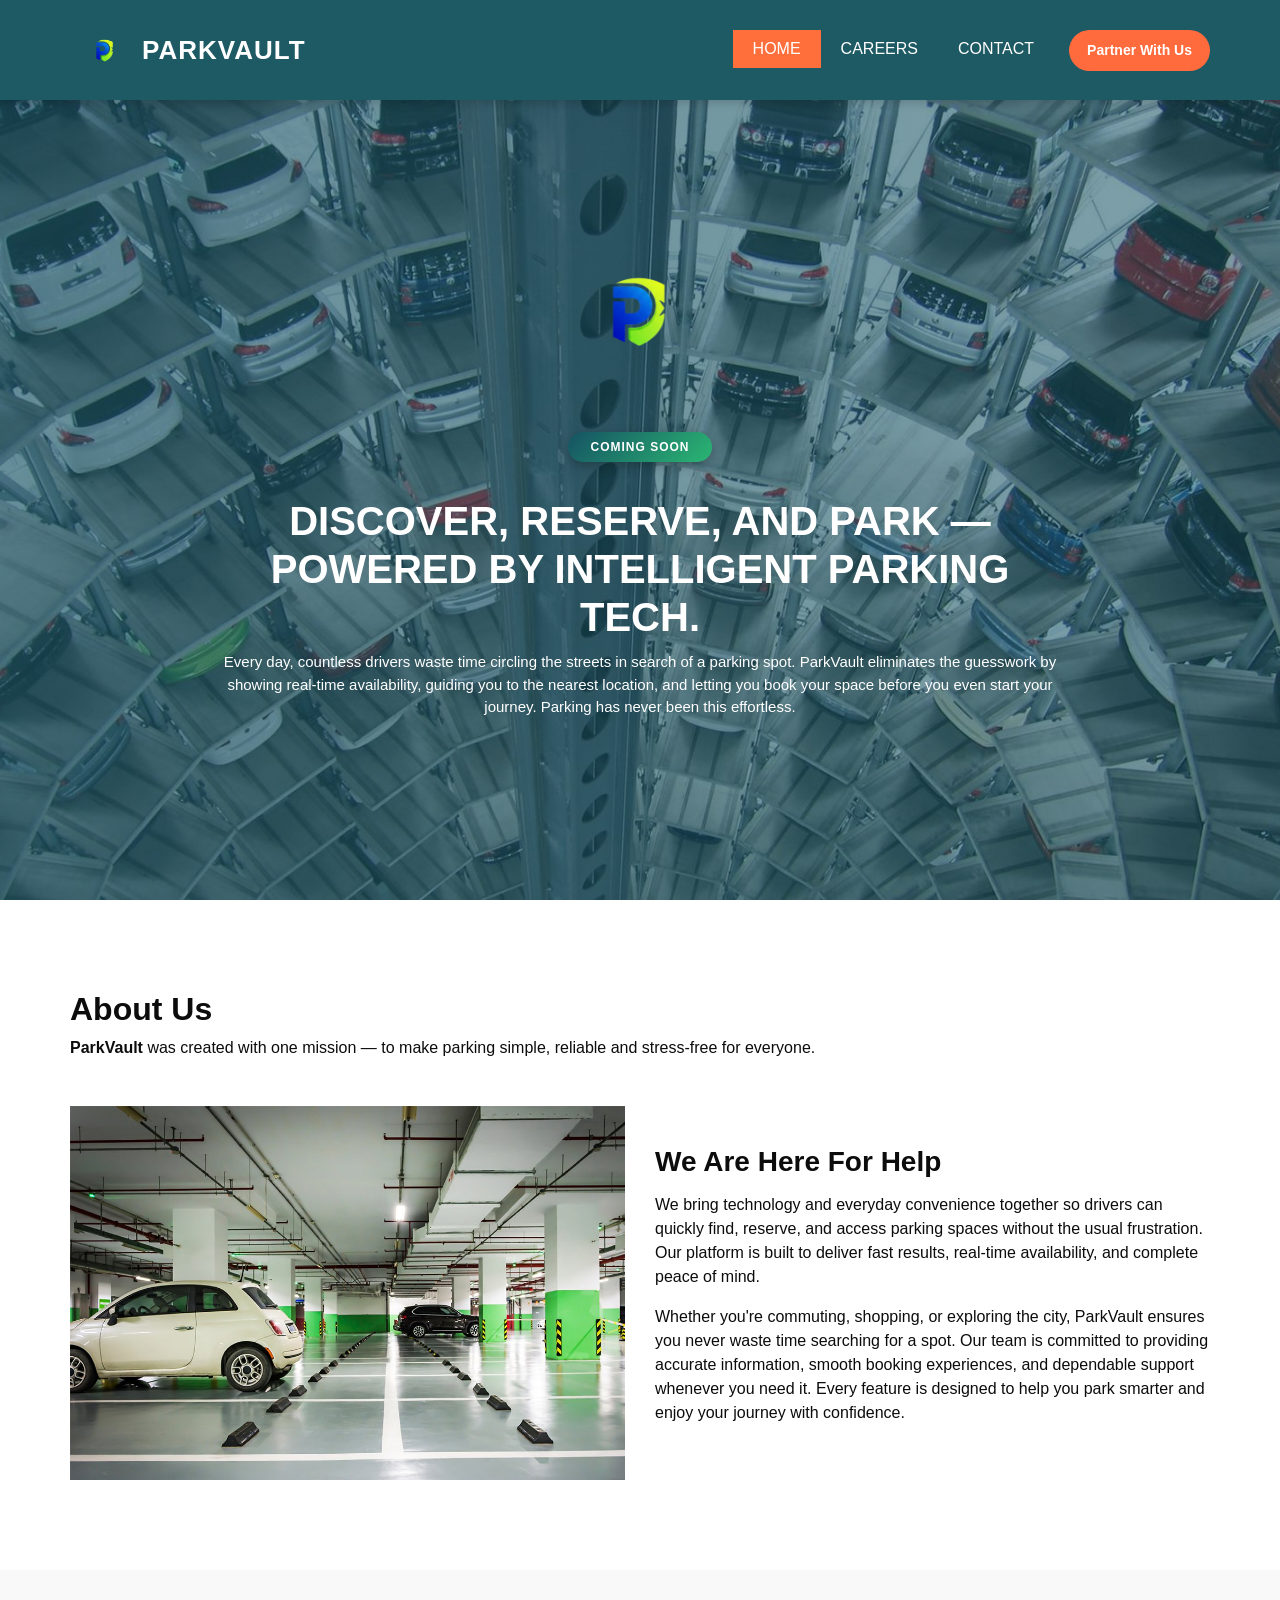
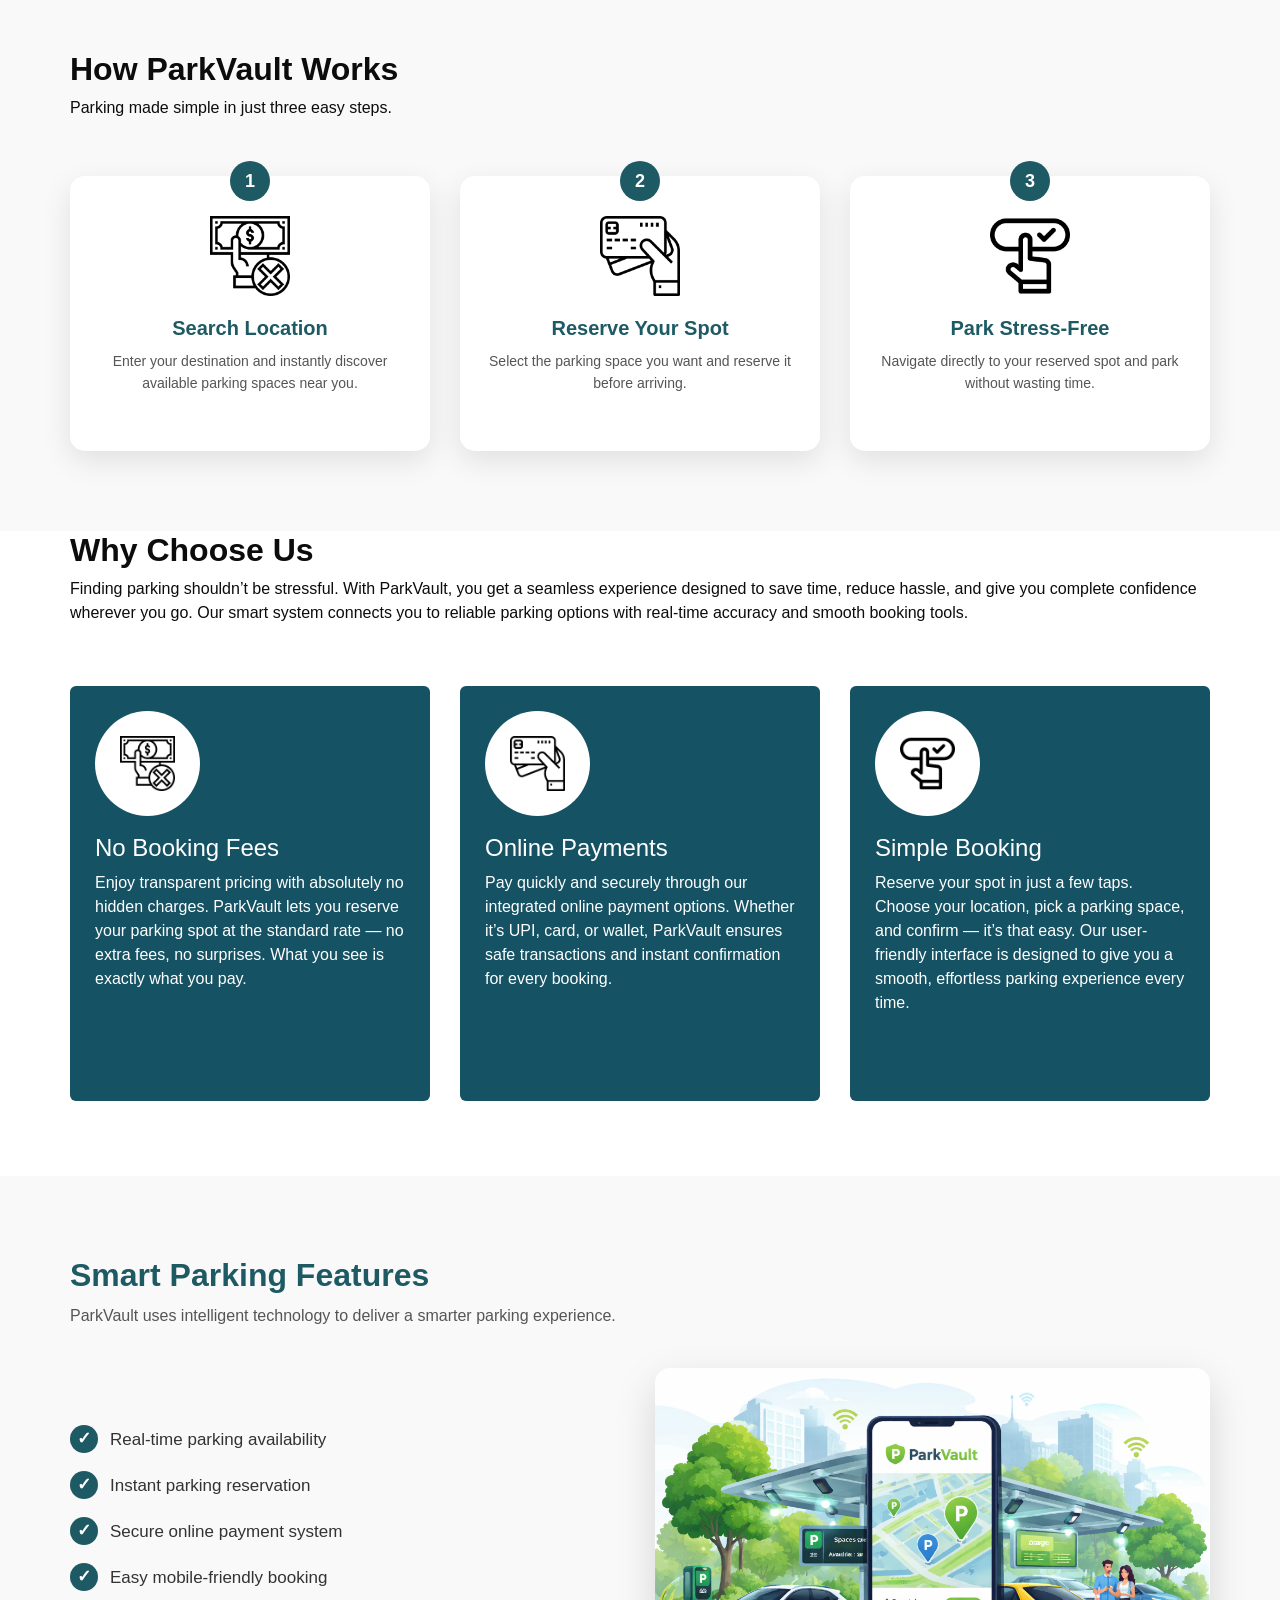
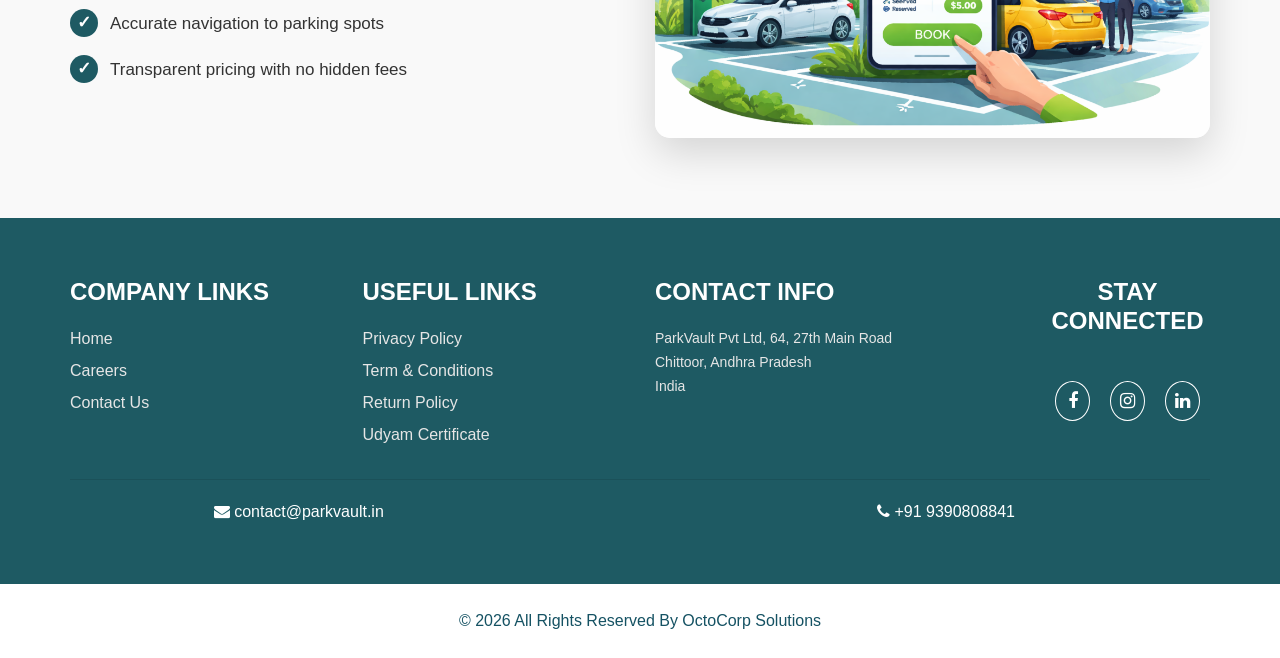
<file: index.html>
<!DOCTYPE html>
<html>

<head>

    <meta charset="utf-8" />
    <meta name="viewport" content="width=device-width, initial-scale=1" />
    <meta name="description"
        content="ParkVault is a smart parking reservation platform that helps drivers find and book parking spaces easily using real-time availability and secure online booking." />

    <title>ParkVault</title>

    <link rel="shortcut icon" href="images/logo.png">

    <link rel="stylesheet" href="css/bootstrap.css">
    <link rel="stylesheet" href="css/nice-select.min.css">

    <link rel="stylesheet"
        href="https://cdnjs.cloudflare.com/ajax/libs/OwlCarousel2/2.3.4/assets/owl.carousel.min.css" />

    <link rel="stylesheet" href="css/font-awesome.min.css">

    <link rel="stylesheet" href="css/style.css">
    <link rel="stylesheet" href="css/responsive.css">

    <link rel="stylesheet" href="https://unpkg.com/aos@2.3.1/dist/aos.css" />

    <style>
        /* ===== NAVBAR LOGO BIGGER ===== */

        .navbar-logo {
            height: 70px;
            width: auto;
            margin-right: 2px;
            transition: transform .3s ease;
        }

        .navbar-logo:hover {
            transform: scale(1.05);
        }

        .navbar-brand {
            display: flex;
            align-items: center;
        }

        .brand-text {
            color: #ffffff;
            font-size: 26px;
            text-transform: uppercase;
            letter-spacing: 1px;
            font-weight: bold;
        }

        /* ===== STICKY NAVBAR ===== */

        .header_section {
            position: fixed;
            top: 0;
            left: 0;
            width: 100%;
            z-index: 9999;
            background-color: #1e5a63 !important;
            box-shadow: 0 2px 10px rgba(0, 0, 0, 0.2);
        }

        .navbar-nav .nav-link {
            color: #ffffff !important;
        }

        .navbar-nav .nav-link:hover {
            color: #8ed1ff !important;
        }

        .hero_area {
            padding-top: 90px;
        }

        /* HERO LOGO CENTER */

        .hero-logo-center {
            text-align: center;
            margin-bottom: 35px;
        }

        .hero-logo-center img {
            width: 220px;
            max-width: 80%;
            animation: floatLogo 4s ease-in-out infinite;
        }

        @keyframes floatLogo {
            0% {
                transform: translateY(0)
            }

            50% {
                transform: translateY(-10px)
            }

            100% {
                transform: translateY(0)
            }
        }

        /* COMING SOON BADGE */

        .coming-soon-badge {
            margin-top: 12px;
            font-size: 12px;
            padding: 6px 22px;
            color: white;
            background: linear-gradient(135deg, #155263, #2bb673);
            border-radius: 20px;
            display: inline-block;
        }

        /* HERO TEXT */

        .slider_section .detail-box {
            text-align: center;
        }

        /* CARD HOVER */

        .why_section .box {
            transition: all .4s ease;
        }

        .why_section .box:hover {
            transform: translateY(-10px);
            box-shadow: 0 20px 40px rgba(0, 0, 0, 0.2);
        }

        /* IMAGE ZOOM */

        .img-box img {
            transition: transform .5s ease;
        }

        .img-box img:hover {
            transform: scale(1.05);
        }

        /* INFO SECTION */

        .info_section {
            background: #1e5a63;
            color: white;
            padding: 60px 0;
        }

        .info_section h4 {
            font-weight: 600;
            margin-bottom: 20px;
        }

        .info_section p {
            color: #e6e6e6;
            font-size: 14px;
            line-height: 1.7;
        }

        .subscribe_form input {
            width: 100%;
            padding: 10px;
            border: none;
            margin-bottom: 10px;
        }

        .subscribe_form button {
            width: 100%;
            padding: 10px;
            background: #ff6b3d;
            border: none;
            color: #fff;
            font-weight: 500;
        }

        .social_box a {
            display: inline-block;
            width: 40px;
            height: 40px;
            border-radius: 50%;
            border: 1px solid #fff;
            text-align: center;
            line-height: 40px;
            margin-right: 10px;
            color: #fff;
        }

        .contact_link_box a {
            display: block;
            color: #8ed1ff;
            margin-bottom: 8px;
        }

        .footer_col h4 {
            margin-bottom: 20px;
            font-weight: 600;
        }

        .footer_links {
            list-style: none;
            padding: 0;
        }

        .footer_links li {
            margin-bottom: 8px;
        }

        .footer_links a {
            color: #e6e6e6;
            text-decoration: none;
        }

        .footer_links a:hover {
            color: #ffffff;
        }

        .social_box {
            margin-top: 15px;
        }

        .social_box a {
            display: inline-block;
            width: 40px;
            height: 40px;
            border-radius: 50%;
            border: 1px solid #fff;
            text-align: center;
            line-height: 40px;
            margin-right: 10px;
            color: #fff;
        }

        .bottom_bar {
            margin-top: 20px;
            align-items: center;
        }

        .text-right {
            text-align: right;
        }

        .text-center {
            text-align: center;
        }


        /* FOOTER TITLE ANIMATION */

        .footer_title {
            position: relative;
            display: inline-block;
        }

        .footer_title::after {
            content: "";
            position: absolute;
            width: 0%;
            height: 3px;
            background: #ff6b3d;
            left: 0;
            bottom: -6px;
            transition: 0.4s;
        }

        .footer_col:hover .footer_title::after {
            width: 100%;
        }

        /* FOOTER LINKS */

        .footer_links {
            list-style: none;
            padding: 0;
        }

        .footer_links li {
            margin-bottom: 8px;
        }

        .footer_links a {
            color: #e6e6e6;
            text-decoration: none;
            transition: 0.3s;
            display: inline-block;
        }

        .footer_links a:hover {
            transform: translateX(6px);
            color: #ffffff;
        }

        /* SOCIAL ICON ANIMATION */

        .social_box a {
            display: inline-block;
            width: 40px;
            height: 40px;
            border-radius: 50%;
            border: 1px solid #fff;
            text-align: center;
            line-height: 40px;
            /* margin-right: 10px; */
            margin-left: 10px;
            color: #fff;
            transition: 0.4s;
        }

        .social_box a:hover {
            background: #fff;
            color: #1e5a63;
            transform: translateY(-6px) scale(1.15);
            box-shadow: 0 10px 25px rgba(0, 0, 0, 0.3);
        }

        /* CONTACT BOX FADE */

        .contact_box p {
            animation: fadeText 2s ease;
        }

        @keyframes fadeText {
            0% {
                opacity: 0;
                transform: translateY(10px);
            }

            100% {
                opacity: 1;
                transform: translateY(0);
            }
        }

        /* BOTTOM BAR ICON HOVER */

        .contact_item {
            transition: 0.3s;
        }

        .contact_item:hover {
            color: #ff6b3d;
            transform: translateY(-2px);
        }

        /* COLUMN HOVER EFFECT */

        .footer_col {
            transition: 0.3s;
        }

        .footer_col:hover {
            transform: translateY(-5px);
        }


        /* ===== HOW IT WORKS SECTION ===== */

        .how_section {
            background: #f9f9f9;
            padding: 80px 0;
        }

        /* CARD DESIGN */

        .how_box {
            background: #ffffff;
            padding: 40px 25px;
            border-radius: 15px;
            box-shadow: 0 10px 30px rgba(0, 0, 0, 0.1);
            transition: all .4s ease;
            position: relative;
            margin-top: 40px;
        }

        .how_box:hover {
            transform: translateY(-10px);
            box-shadow: 0 20px 40px rgba(0, 0, 0, 0.15);
        }

        /* STEP NUMBER BADGE */

        .step_number {
            position: absolute;
            top: -15px;
            left: 50%;
            transform: translateX(-50%);
            background: #1e5a63;
            color: white;
            width: 40px;
            height: 40px;
            line-height: 40px;
            border-radius: 50%;
            font-weight: bold;
            font-size: 18px;
        }

        /* ICON */

        .how_box .img-box {
            margin-bottom: 20px;
        }

        .how_box .img-box img {
            width: 80px;
            transition: transform .4s ease;
        }

        /* ICON ANIMATION */

        .how_box:hover img {
            transform: scale(1.15) rotate(5deg);
        }

        /* TITLE */

        .how_box h4 {
            font-size: 20px;
            font-weight: 600;
            margin-bottom: 10px;
            color: #1e5a63;
        }

        /* TEXT */

        .how_box p {
            font-size: 14px;
            color: #555;
            line-height: 1.6;
        }

        /* RESPONSIVE */

        @media(max-width:768px) {

            .how_box {
                margin-bottom: 40px;
            }

        }

        /* ===== SMART FEATURES SECTION ===== */

        .features_section {
            background: #f9f9f9;
            padding: 80px 0;
        }

        /* HEADING */

        .features_section h2 {
            font-weight: 700;
            color: #1e5a63;
            margin-bottom: 10px;
        }

        .features_section p {
            color: #555;
            margin-bottom: 40px;
        }

        /* FEATURE LIST */

        .feature_list {
            list-style: none;
            padding: 0;
            margin-top: 20px;
        }

        .feature_list li {
            font-size: 17px;
            margin-bottom: 18px;
            color: #333;
            display: flex;
            align-items: center;
            transition: 0.3s;
        }

        /* CHECK ICON */

        .check_icon {
            display: inline-block;
            width: 28px;
            height: 28px;
            line-height: 28px;
            text-align: center;
            border-radius: 50%;
            background: #1e5a63;
            color: white;
            margin-right: 12px;
            font-weight: bold;
            transition: 0.3s;
        }

        /* HOVER EFFECT */

        .feature_list li:hover {
            transform: translateX(8px);
            color: #1e5a63;
        }

        .feature_list li:hover .check_icon {
            background: #ff6b3d;
            transform: scale(1.2);
        }

        /* IMAGE BOX */

        .feature_img_box {
            overflow: hidden;
            border-radius: 15px;
            box-shadow: 0 15px 40px rgba(0, 0, 0, 0.15);
        }

        /* IMAGE */

        .feature_img_box img {
            width: 100%;
            transition: transform .6s ease;
        }

        /* IMAGE HOVER ZOOM */

        .feature_img_box:hover img {
            transform: scale(1.08);
        }

        /* RESPONSIVE */

        @media(max-width:768px) {

            .feature_list {
                margin-bottom: 30px;
            }

        }


        /* ===== PARTNER BUTTON ===== */

        .partner-btn {
            background: #ff6b3d;
            color: #fff;
            border: none;
            padding: 10px 18px;
            border-radius: 30px;
            font-size: 14px;
            font-weight: 600;
            margin-left: 15px;
            transition: 0.3s;
            cursor: pointer;
        }

        .partner-btn:hover {
            background: #ffffff;
            color: #1e5a63;
        }

        /* ===== POPUP MODAL ===== */

        .popup-overlay {
            position: fixed;
            top: 0;
            left: 0;
            width: 100%;
            height: 100%;
            background: rgba(0, 0, 0, 0.7);
            display: none;
            justify-content: center;
            align-items: center;
            z-index: 99999;
        }

        .popup-box {
            width: 400px;
            max-width: 95%;
            background: #fff;
            border-radius: 15px;
            padding: 30px;
            position: relative;
            animation: popupFade 0.3s ease;
        }

        @keyframes popupFade {
            from {
                transform: scale(0.8);
                opacity: 0;
            }

            to {
                transform: scale(1);
                opacity: 1;
            }
        }

        .close-popup {
            position: absolute;
            top: 15px;
            right: 18px;
            font-size: 24px;
            cursor: pointer;
            color: #333;
        }

        .form-tabs {
            display: flex;
            margin-bottom: 25px;
        }

        .form-tabs button {
            flex: 1;
            padding: 12px;
            border: none;
            background: #eee;
            cursor: pointer;
            font-weight: 600;
            transition: 0.3s;
        }

        .form-tabs button.active {
            background: #1e5a63;
            color: #fff;
        }

        .popup-form {
            display: none;
        }

        .popup-form.active {
            display: block;
        }

        .popup-form input {
            width: 100%;
            margin-bottom: 15px;
            padding: 12px;
            border: 1px solid #ddd;
            border-radius: 8px;
            outline: none;
        }

        .popup-form button {
            width: 100%;
            padding: 12px;
            background: #1e5a63;
            color: white;
            border: none;
            border-radius: 8px;
            font-weight: 600;
            transition: 0.3s;
        }

        .popup-form button:hover {
            background: #ff6b3d;
        }
    </style>

</head>

<body>

    <div class="hero_area">

        <div class="bg-box">
            <img src="images/slider-bg.jpg" alt="">
        </div>

        <header class="header_section">

            <div class="container">

                <nav class="navbar navbar-expand-lg custom_nav-container">

                    <a class="navbar-brand" href="index.html">

                        <img src="images/logo.png" class="navbar-logo">

                        <span class="brand-text">ParkVault</span>

                    </a>

                    <button class="navbar-toggler" type="button" data-toggle="collapse"
                        data-target="#navbarSupportedContent">

                        <span></span>

                    </button>

                    <div class="collapse navbar-collapse" id="navbarSupportedContent">

                        <ul class="navbar-nav">

                            <li class="nav-item active">
                                <a class="nav-link" href="index.html">Home</a>
                            </li>

                            <!-- <li class="nav-item">
                                <a class="nav-link" href="about.html">About</a>
                            </li>

                            <li class="nav-item">
                                <a class="nav-link" href="why.html">Why Us</a>
                            </li> -->

                            <li class="nav-item">
                                <a class="nav-link" href="careers.html">Careers</a>
                            </li>

                            <li class="nav-item">
                                <a class="nav-link" href="contact.html">Contact</a>
                            </li>

                            <li class="nav-item">
                                <button class="partner-btn" onclick="window.location.href='partner-auth.html'">

                                    Partner With Us

                                </button>
                            </li>

                        </ul>

                    </div>

                </nav>

            </div>

        </header>


        <section class="slider_section">

            <div class="container">

                <div class="detail-box col-md-9 mx-auto px-0">

                    <div class="hero-logo-center" data-aos="zoom-in">

                        <img src="images/logo.png" alt="ParkVault Logo">

                        <div class="coming-soon-badge">Coming Soon</div>

                    </div>

                    <h1 data-aos="fade-up">

                        Discover, reserve, and park — powered by intelligent parking tech.

                    </h1>

                    <p data-aos="fade-up" data-aos-delay="200">

                        Every day, countless drivers waste time circling the streets in search of a parking spot.
                        ParkVault eliminates the guesswork by showing real-time availability, guiding you to the nearest
                        location, and letting you book your space before you even start your journey. Parking has never
                        been this effortless.

                    </p>

                </div>

            </div>

        </section>

    </div>


    <section class="about_section layout_padding">

        <div class="container">

            <div class="heading_container" data-aos="fade-up">

                <h2>About Us</h2>

                <p>

                    <b>ParkVault</b> was created with one mission —
                    to make parking simple, reliable and stress-free for everyone.

                </p>

            </div>

            <div class="row">

                <div class="col-lg-6" data-aos="fade-right">

                    <div class="img-box">
                        <img src="images/about-img.jpg">
                    </div>

                </div>

                <div class="col-lg-6" data-aos="fade-left">

                    <div class="detail-box">

                        <h3>We Are Here For Help</h3>

                        <p>

                            We bring technology and everyday convenience together so drivers can quickly find, reserve,
                            and access parking spaces without the usual frustration. Our platform is built to deliver
                            fast results, real-time availability, and complete peace of mind.
                        </p>

                        <p>

                            Whether you're commuting, shopping, or exploring the city, ParkVault ensures you never waste
                            time searching for a spot. Our team is committed to providing accurate information, smooth
                            booking experiences, and dependable support whenever you need it. Every feature is designed
                            to help you park smarter and enjoy your journey with confidence.
                        </p>

                    </div>

                </div>

            </div>

        </div>

    </section>


    <!-- ===== HOW IT WORKS SECTION ===== -->

    <section class="how_section layout_padding">

        <div class="container">

            <div class="heading_container text-center" data-aos="fade-up">
                <h2>How ParkVault Works</h2>
                <p>Parking made simple in just three easy steps.</p>
            </div>

            <div class="row text-center">

                <!-- STEP 1 -->

                <div class="col-md-4" data-aos="zoom-in">
                    <div class="how_box">

                        <div class="step_number">1</div>

                        <div class="img-box">
                            <img src="images/w1.png" alt="">
                        </div>

                        <h4>Search Location</h4>

                        <p>
                            Enter your destination and instantly discover available parking
                            spaces near you.
                        </p>

                    </div>
                </div>


                <!-- STEP 2 -->

                <div class="col-md-4" data-aos="zoom-in" data-aos-delay="200">
                    <div class="how_box">

                        <div class="step_number">2</div>

                        <div class="img-box">
                            <img src="images/w2.png" alt="">
                        </div>

                        <h4>Reserve Your Spot</h4>

                        <p>
                            Select the parking space you want and reserve it before arriving.
                        </p>

                    </div>
                </div>


                <!-- STEP 3 -->

                <div class="col-md-4" data-aos="zoom-in" data-aos-delay="400">
                    <div class="how_box">

                        <div class="step_number">3</div>

                        <div class="img-box">
                            <img src="images/w3.png" alt="">
                        </div>

                        <h4>Park Stress-Free</h4>

                        <p>
                            Navigate directly to your reserved spot and park without wasting time.
                        </p>

                    </div>
                </div>

            </div>

        </div>

    </section>


    <section class="why_section layout_padding-bottom">

        <div class="container">

            <div class="heading_container" data-aos="fade-up">

                <h2>Why Choose Us</h2>

            </div>

            <div class="heading_container" data-aos="fade-up">
                <p>Finding parking shouldn’t be stressful. With ParkVault, you get a seamless experience designed to
                    save time, reduce hassle, and give you complete confidence wherever you go. Our smart system
                    connects you to reliable parking options with real-time accuracy and smooth booking tools.</p>
            </div>

            <div class="row">

                <div class="col-md-6 col-lg-4">

                    <div class="box" data-aos="zoom-in">

                        <div class="img-box">
                            <img src="images/w1.png">
                        </div>

                        <h4>No Booking Fees</h4>

                        <p>Enjoy transparent pricing with absolutely no hidden charges. ParkVault lets you reserve your
                            parking spot at the standard rate — no extra fees, no surprises. What you see is exactly
                            what you pay.</p>

                    </div>

                </div>

                <div class="col-md-6 col-lg-4">

                    <div class="box" data-aos="zoom-in" data-aos-delay="200">

                        <div class="img-box">
                            <img src="images/w2.png">
                        </div>

                        <h4>Online Payments</h4>

                        <p>Pay quickly and securely through our integrated online payment options. Whether it’s UPI,
                            card, or wallet, ParkVault ensures safe transactions and instant confirmation for every
                            booking.</p>

                    </div>

                </div>

                <div class="col-md-6 col-lg-4">

                    <div class="box" data-aos="zoom-in" data-aos-delay="400">

                        <div class="img-box">
                            <img src="images/w3.png">
                        </div>

                        <h4>Simple Booking</h4>

                        <p>Reserve your spot in just a few taps. Choose your location, pick a parking space, and confirm
                            — it’s that easy. Our user-friendly interface is designed to give you a smooth, effortless
                            parking experience every time.</p>

                    </div>

                </div>

            </div>

        </div>

    </section>


    <!-- ===== SMART FEATURES SECTION ===== -->

    <section class="features_section layout_padding">

        <div class="container">

            <div class="heading_container text-center" data-aos="fade-up">

                <h2>Smart Parking Features</h2>

                <p>
                    ParkVault uses intelligent technology to deliver a smarter parking experience.
                </p>

            </div>

            <div class="row align-items-center">

                <!-- FEATURES LIST -->

                <div class="col-md-6" data-aos="fade-right">

                    <ul class="feature_list">

                        <li>
                            <span class="check_icon">✓</span>
                            Real-time parking availability
                        </li>

                        <li>
                            <span class="check_icon">✓</span>
                            Instant parking reservation
                        </li>

                        <li>
                            <span class="check_icon">✓</span>
                            Secure online payment system
                        </li>

                        <li>
                            <span class="check_icon">✓</span>
                            Easy mobile-friendly booking
                        </li>

                        <li>
                            <span class="check_icon">✓</span>
                            Accurate navigation to parking spots
                        </li>

                        <li>
                            <span class="check_icon">✓</span>
                            Transparent pricing with no hidden fees
                        </li>

                    </ul>

                </div>

                <!-- IMAGE -->

                <div class="col-md-6" data-aos="fade-left">

                    <div class="feature_img_box">

                        <img src="images/smart-parking.png" alt="Parking Image">
                    </div>

                </div>

            </div>

        </div>

    </section>




    <section class="info_section">

        <div class="container">

            <div class="row footer_row">

                <div class="col-md-3 footer_col" data-aos="fade-up">

                    <h4 class="footer_title">Company Links</h4>

                    <ul class="footer_links">
                        <li><a href="index.html">Home</a></li>
                        <!-- <li><a href="about.html">About Us</a></li> -->
                        <li><a href="careers.html">Careers</a></li>
                        <li><a href="contact.html">Contact Us</a></li>

                    </ul>

                </div>


                <div class="col-md-3 footer_col" data-aos="fade-up" data-aos-delay="150">

                    <h4 class="footer_title">Useful Links</h4>

                    <ul class="footer_links">
                        <li><a href="documents/parkvault-PrivacyPolicy.html" target="_blank">Privacy Policy</a></li>
                        <li><a href="documents/parkvault-Terms.html" target="_blank">Term & Conditions</a></li>
                        <li><a href="documents/parkvault-RefundPolicy.html" target="_blank">Return Policy</a></li>
                        <li><a href="documents/PV udyam certificate.pdf" target="_blank">Udyam Certificate</a></li>
                    </ul>

                </div>


                <div class="col-md-4 footer_col contact_box" data-aos="fade-up" data-aos-delay="300">

                    <h4 class="footer_title">Contact Info</h4>

                    <p>
                        ParkVault Pvt Ltd, 64, 27th Main Road <br>
                        Chittoor, Andhra Pradesh <br>
                        India
                    </p>

                </div>


                <div class="col-md-2 footer_col text-center" data-aos="fade-up" data-aos-delay="450">

                    <h4 class="footer_title">Stay Connected</h4>

                    <div class="social_box">

                        <a href="https://www.facebook.com/ParkVaultOfficial/"><i class="fa fa-facebook"></i></a>
                        <a href="https://www.instagram.com/parkvaultofficial/"><i class="fa fa-instagram"></i></a>
                        <a href="https://www.linkedin.com/company/parkvault-private-limited/"><i
                                class="fa fa-linkedin"></i></a>

                    </div>

                </div>

            </div>


            <hr>


            <div class="row bottom_bar">


                <div class="col-md-5 text-center contact_item">
                    <i class="fa fa-envelope"></i>
                    <a href="mailto: contact@parkvault.in" style="color: inherit; text-decoration: none;">
                        contact@parkvault.in
                    </a>
                </div>

                <div class="col-md-5 text-right contact_item">
                    <i class="fa fa-phone"></i>
                    <a href="tele: +91 9390808841" style="color: inherit; text-decoration: none;">
                        +91 9390808841
                    </a>
                </div>
            </div>

        </div>

    </section>


    <footer class="footer_section">

        <div class="container">

            <p>

                © <span id="displayYear"></span> All Rights Reserved By OctoCorp Solutions

            </p>

        </div>

    </footer>


    </div>

    </div>


    <script src="js/jquery-3.4.1.min.js"></script>
    <script src="js/bootstrap.js"></script>
    <script src="js/custom.js"></script>
    <script src="https://unpkg.com/aos@2.3.1/dist/aos.js"></script>

    <script>

        AOS.init({
            duration: 1500,
            once: true
        });

        document.getElementById("displayYear").innerHTML =
            new Date().getFullYear();



        /* ===== SIGNUP ===== */

        document.getElementById("signupForm")
            .addEventListener("submit", function (e) {

                e.preventDefault();

                const name =
                    document.getElementById("signupName").value;

                const email =
                    document.getElementById("signupEmail").value;

                const password =
                    document.getElementById("signupPassword").value;

                const address =
                    document.getElementById("signupAddress").value;

                const city =
                    document.getElementById("signupCity").value;

                const state =
                    document.getElementById("signupState").value;

                const phone =
                    document.getElementById("signupPhone").value;

                const userData = {

                    name,
                    email,
                    password,
                    address,
                    city,
                    state,
                    phone

                };

                localStorage.setItem(
                    "partnerUser",
                    JSON.stringify(userData)
                );

                // alert("Signup Successful!");

                window.location.href =
                    "partner-home.html";

            });

        /* ===== LOGIN ===== */

        document.getElementById("loginForm")
            .addEventListener("submit", function (e) {

                e.preventDefault();

                const email =
                    document.getElementById("loginEmail").value;

                const password =
                    document.getElementById("loginPassword").value;

                const storedUser =
                    JSON.parse(localStorage.getItem("partnerUser"));

                if (

                    storedUser &&
                    storedUser.email === email &&
                    storedUser.password === password

                ) {

                    window.location.href =
                        "partner-home.html";

                }

                else {

                    alert("Invalid Email or Password");

                }

            });

    </script>

</body>

</html>
</file>
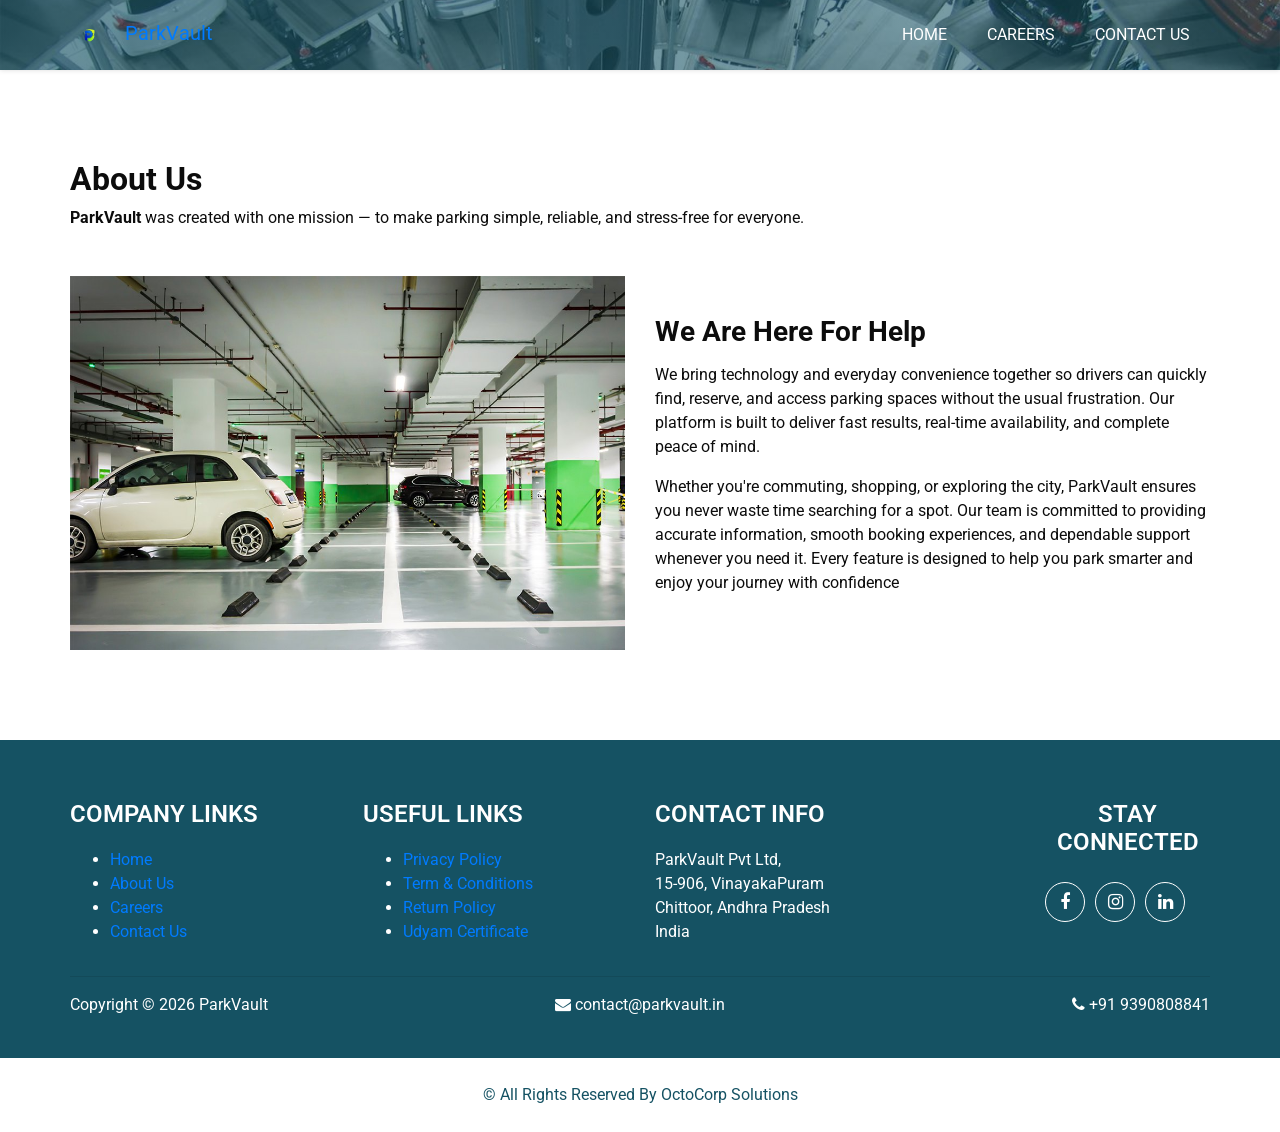
<file: about.html>
<!DOCTYPE html>
<html>

<head>
  <!-- Basic -->
  <meta charset="utf-8" />
  <meta http-equiv="X-UA-Compatible" content="IE=edge" />
  <!-- Mobile Metas -->
  <meta name="viewport" content="width=device-width, initial-scale=1, shrink-to-fit=no" />
  <!-- Site Metas -->
  <meta name="keywords" content="" />
  <meta name="description" content="" />
  <meta name="author" content="" />
  <link rel="shortcut icon" href="images/logo.png" type="image/x-icon">

  <title>ParkVault</title>


  <!-- bootstrap core css -->
  <link rel="stylesheet" type="text/css" href="css/bootstrap.css" />

  <!-- fonts style -->
  <link href="https://fonts.googleapis.com/css2?family=Roboto:wght@400;500;700;900&display=swap" rel="stylesheet">

  <!-- nice selecy -->
  <link rel="stylesheet" href="css/nice-select.min.css">

  <!--owl slider stylesheet -->
  <link rel="stylesheet" type="text/css" href="https://cdnjs.cloudflare.com/ajax/libs/OwlCarousel2/2.3.4/assets/owl.carousel.min.css" />

  <!-- font awesome style -->
  <link href="css/font-awesome.min.css" rel="stylesheet" />

  <!-- Custom styles for this template -->
  <link href="css/style.css" rel="stylesheet" />
  <!-- responsive style -->
  <link href="css/responsive.css" rel="stylesheet" />

</head>

<body class="sub_page">

  <div class="hero_area">
    <div class="bg-box">
      <img src="images/slider-bg.jpg" alt="">
    </div>
    <!-- header section strats -->
    <header class="header_section">
      <div class="container">
        <nav class="navbar navbar-expand-lg custom_nav-container ">
          <a class="navbar-brand" href="index.html">
            <img src="images/logo.png" alt="ParkVault Logo" class="navbar-logo">
            <span>
              ParkVault
            </span>
          </a>

          <button class="navbar-toggler" type="button" data-toggle="collapse" data-target="#navbarSupportedContent" aria-controls="navbarSupportedContent" aria-expanded="false" aria-label="Toggle navigation">
            <span class=""> </span>
          </button>

          <div class="collapse navbar-collapse" id="navbarSupportedContent">
            <ul class="navbar-nav">
              <li class="nav-item">
                <a class="nav-link" href="index.html">Home</a>
              </li>
              <!-- <li class="nav-item active">
                <a class="nav-link" href="about.html">About <span class="sr-only">(current)</span> </a>
              </li>
              
              <li class="nav-item">
                <a class="nav-link" href="why.html">Why Us</a>
              </li> -->

              <li class="nav-item">
                <a class="nav-link" href="careers.html">Careers</a>
              </li>

              <li class="nav-item">
                <a class="nav-link" href="contact.html">Contact US</a>
              </li>
              
            </ul>
            
          </div>
        </nav>
      </div>
    </header>
    <!-- end header section -->
  </div>

  <!-- about section -->

  <section class="about_section layout_padding">
    <div class="container  ">
      <div class="heading_container ">
        <h2>
          About Us
        </h2>
        <p>
          <b>ParkVault</b> was created with one mission — to make parking simple, reliable, and stress-free for everyone.
        </p>
      </div>
      <div class="row">
        <div class="col-lg-6 ">
          <div class="img-box">
            <img src="images/about-img.jpg" alt="">
          </div>
        </div>
        <div class="col-lg-6">
          <div class="detail-box">
            <h3>
              We Are Here For Help
            </h3>
            <p>
              We bring technology and everyday convenience together so drivers can quickly find, reserve, and access parking spaces without the usual frustration. Our platform is built to deliver fast results, real-time availability, and complete peace of mind.
            </p>
            <p>
              Whether you're commuting, shopping, or exploring the city, ParkVault ensures you never waste time searching for a spot. Our team is committed to providing accurate information, smooth booking experiences, and dependable support whenever you need it. Every feature is designed to help you park smarter and enjoy your journey with confidence
            </p>
            
          </div>
        </div>
      </div>
    </div>
  </section>

  <!-- end about section -->

  <!-- info section -->
  <section class="info_section">

        <div class="container">

            <div class="row footer_row">

                <!-- Company Links -->
                <div class="col-md-3 footer_col" data-aos="fade-up">

                    <h4 class="footer_title">Company Links</h4>

                    <ul class="footer_links">
                        <li><a href="index.html">Home</a></li>
                        <li><a href="about.html">About Us</a></li>
                        <li><a href="careers.html">Careers</a></li>
                        <li><a href="contact.html">Contact Us</a></li>
                    </ul>

                </div>


                <!-- Useful Links -->
                <div class="col-md-3 footer_col" data-aos="fade-up" data-aos-delay="150">

                    <h4 class="footer_title">Useful Links</h4>

                   <ul class="footer_links">
                        <li><a href="documents/parkvault-PrivacyPolicy.html" target="_blank">Privacy Policy</a></li>
                        <li><a href="documents/parkvault-Terms.html" target="_blank">Term & Conditions</a></li>
                        <li><a href="documents/parkvault-RefundPolicy.html" target="_blank">Return Policy</a></li>
                        <li><a href="documents/PV udyam certificate.pdf" target="_blank">Udyam Certificate</a></li>
                    </ul>

                </div>


                <!-- Contact Info -->
                <div class="col-md-4 footer_col contact_box" data-aos="fade-up" data-aos-delay="300">

                    <h4 class="footer_title">Contact Info</h4>

                    <p>
                        ParkVault Pvt Ltd,
                        <br>15-906, VinayakaPuram <br>
                        Chittoor, Andhra Pradesh <br>
                        India
                    </p>

                </div>


                <!-- Social -->
                <div class="col-md-2 footer_col text-center" data-aos="fade-up" data-aos-delay="450">

                    <h4 class="footer_title">Stay Connected</h4>

                    <div class="social_box">

 <a href="https://www.facebook.com/ParkVaultOfficial/"><i class="fa fa-facebook"></i></a>
                        <a href="https://www.instagram.com/parkvaultofficial/"><i class="fa fa-instagram"></i></a>
                        <a href="https://www.linkedin.com/company/parkvault-private-limited/"><i class="fa fa-linkedin"></i></a>

                    </div>

                </div>

            </div>


            <hr>


            <div class="row bottom_bar">

                <div class="col-md-4">
                    <p>Copyright © <span id="displayYear"></span> ParkVault</p>
                </div>

                <div class="col-md-4 text-center contact_item">
                    <i class="fa fa-envelope"></i> contact@parkvault.in
                </div>

                <div class="col-md-4 text-right contact_item">
                    <i class="fa fa-phone"></i> +91 9390808841
                </div>

            </div>

        </div>

    </section>
  <!-- end info_section -->
  <!-- footer section -->
  <footer class="footer_section">
    <div class="container">
      <p>
        &copy; <span id="displayYear"></span> All Rights Reserved By
        <a href="https://octo-corp.github.io/octo-corp/">OctoCorp Solutions</a>
      </p>
    </div>
  </footer>
  <!-- footer section -->

  <!-- jQery -->
  <script src="js/jquery-3.4.1.min.js"></script>
  <!-- popper js -->
  <script src="https://cdn.jsdelivr.net/npm/popper.js@1.16.0/dist/umd/popper.min.js" integrity="sha384-Q6E9RHvbIyZFJoft+2mJbHaEWldlvI9IOYy5n3zV9zzTtmI3UksdQRVvoxMfooAo" crossorigin="anonymous">
  </script>
  <!-- nice select -->
  <script src="js/jquery.nice-select.min.js"></script>
  <!-- bootstrap js -->
  <script src="js/bootstrap.js"></script>
  <!-- owl slider -->
  <script src="https://cdnjs.cloudflare.com/ajax/libs/OwlCarousel2/2.3.4/owl.carousel.min.js">
  </script>
  <!-- custom js -->
  <script src="js/custom.js"></script>


</body>


</html>
</file>
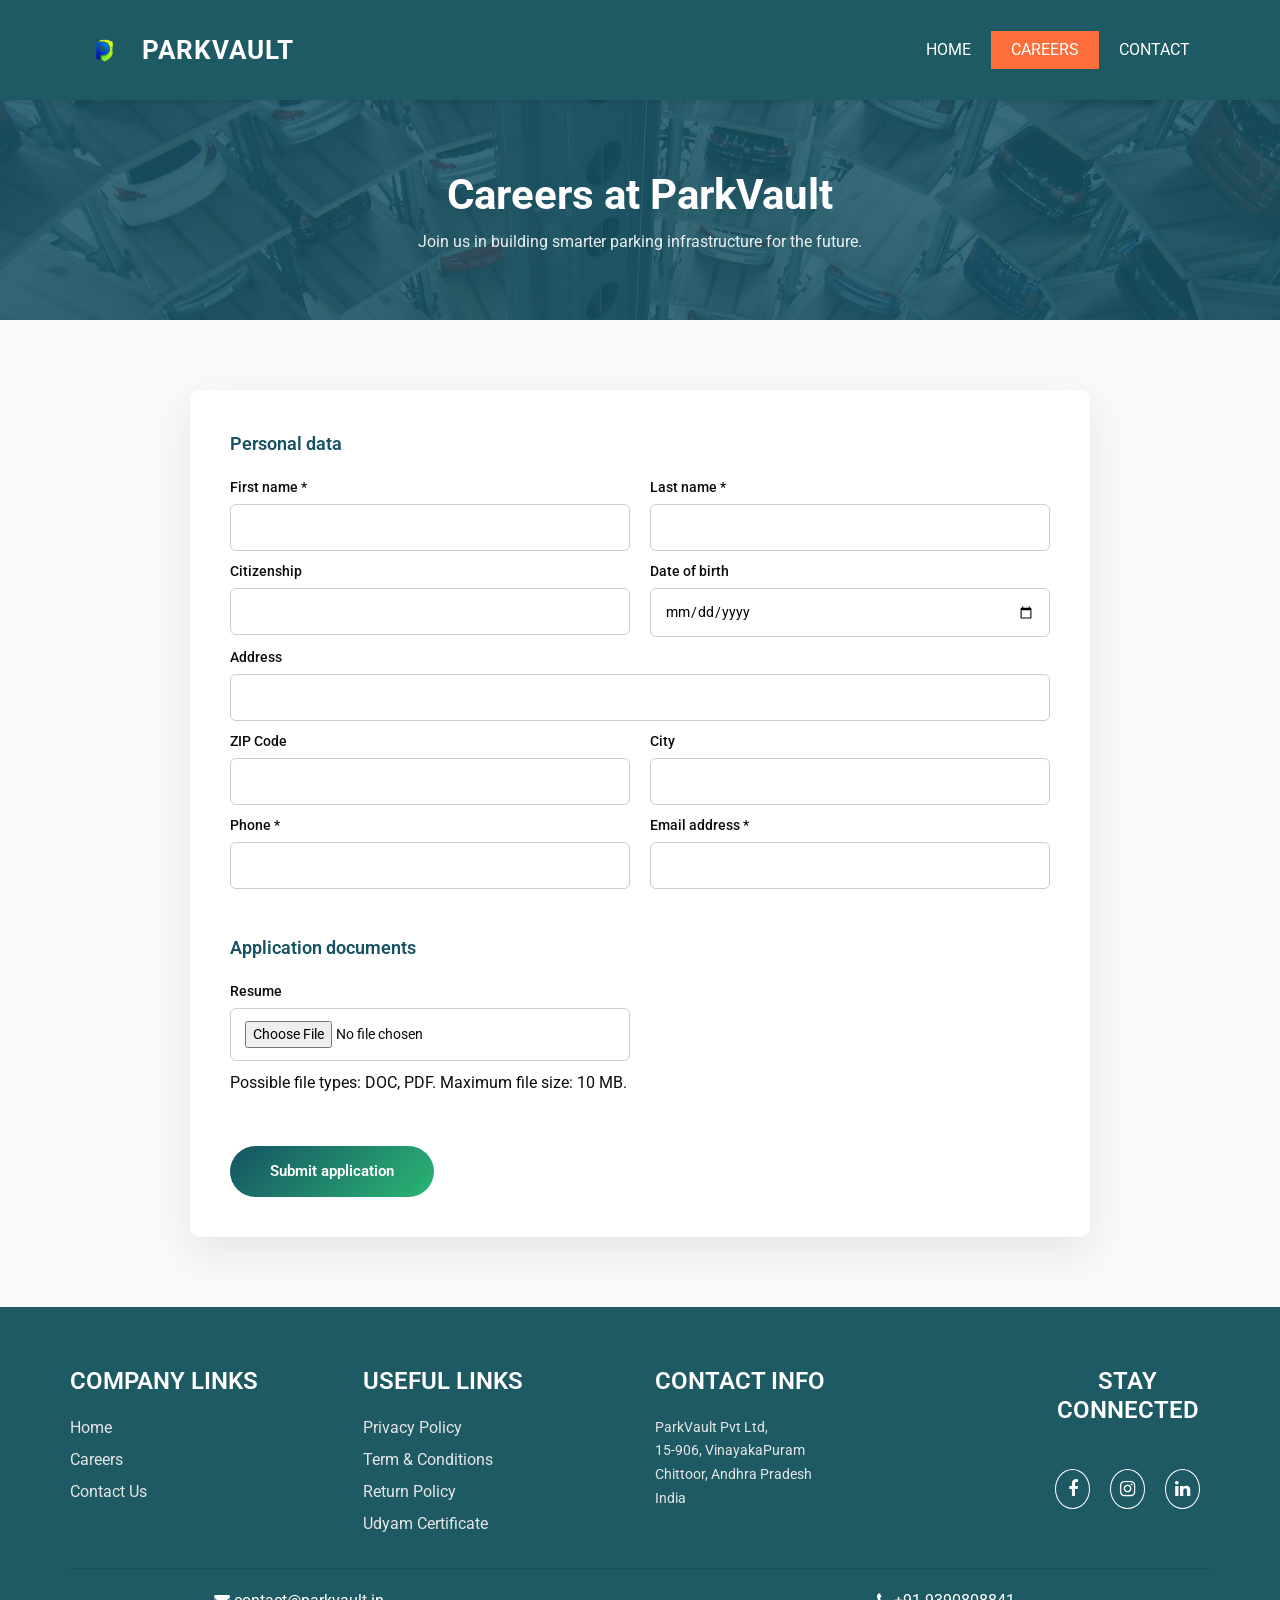
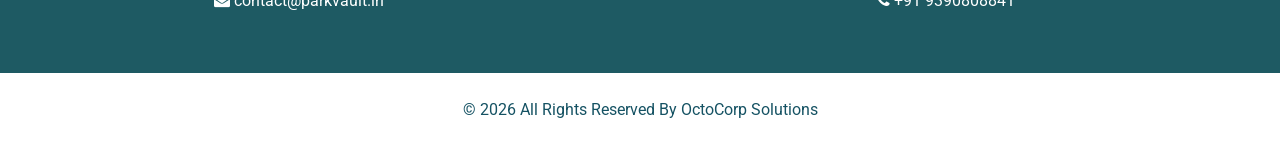
<file: careers.html>
<!DOCTYPE html>
<html>

<head>
  <!-- Basic -->
  <meta charset="utf-8" />
  <meta http-equiv="X-UA-Compatible" content="IE=edge" />
  <!-- Mobile Metas -->
  <meta name="viewport" content="width=device-width, initial-scale=1, shrink-to-fit=no" />
  <!-- Site Metas -->
  <meta name="keywords" content="" />
  <meta name="description" content="" />
  <meta name="author" content="" />
  <link rel="shortcut icon" href="images/logo.png" type="image/x-icon">

  <title>ParkVault</title>


  <!-- bootstrap core css -->
  <link rel="stylesheet" type="text/css" href="css/bootstrap.css" />

  <!-- fonts style -->
  <link href="https://fonts.googleapis.com/css2?family=Roboto:wght@400;500;700;900&display=swap" rel="stylesheet">

  <!-- nice selecy -->
  <link rel="stylesheet" href="css/nice-select.min.css">

  <!--owl slider stylesheet -->
  <link rel="stylesheet" type="text/css"
    href="https://cdnjs.cloudflare.com/ajax/libs/OwlCarousel2/2.3.4/assets/owl.carousel.min.css" />

  <!-- font awesome style -->
  <link href="css/font-awesome.min.css" rel="stylesheet" />

  <!-- Custom styles for this template -->
  <link href="css/style.css" rel="stylesheet" />
  <!-- responsive style -->
  <link href="css/responsive.css" rel="stylesheet" />


<style>
  
        /* ===== NAVBAR LOGO BIGGER ===== */

        .navbar-logo {
            height: 70px;
            width: auto;
            margin-right: 2px;
            transition: transform .3s ease;
        }

        .navbar-logo:hover {
            transform: scale(1.05);
        }

        .navbar-brand {
            display: flex;
            align-items: center;
        }

        .brand-text {
            color: #ffffff;
            font-size: 26px;
            text-transform: uppercase;
            letter-spacing: 1px;
            font-weight: bold;
        }

        /* ===== STICKY NAVBAR ===== */

        .header_section {
            position: fixed;
            top: 0;
            left: 0;
            width: 100%;
            z-index: 9999;
            background-color: #1e5a63 !important;
            box-shadow: 0 2px 10px rgba(0, 0, 0, 0.2);
        }

        .navbar-nav .nav-link {
            color: #ffffff !important;
        }

        .navbar-nav .nav-link:hover {
            color: #8ed1ff !important;
        }

        .hero_area {
            padding-top: 90px;
        }

        /* HERO LOGO CENTER */

        .hero-logo-center {
            text-align: center;
            margin-bottom: 35px;
        }

        .hero-logo-center img {
            width: 220px;
            max-width: 80%;
            animation: floatLogo 4s ease-in-out infinite;
        }

        @keyframes floatLogo {
            0% {
                transform: translateY(0)
            }

            50% {
                transform: translateY(-10px)
            }

            100% {
                transform: translateY(0)
            }
        }

        /* COMING SOON BADGE */

        .coming-soon-badge {
            margin-top: 12px;
            font-size: 12px;
            padding: 6px 22px;
            color: white;
            background: linear-gradient(135deg, #155263, #2bb673);
            border-radius: 20px;
            display: inline-block;
        }

        /* HERO TEXT */

        .slider_section .detail-box {
            text-align: center;
        }

        /* CARD HOVER */

        .why_section .box {
            transition: all .4s ease;
        }

        .why_section .box:hover {
            transform: translateY(-10px);
            box-shadow: 0 20px 40px rgba(0, 0, 0, 0.2);
        }

        /* IMAGE ZOOM */

        .img-box img {
            transition: transform .5s ease;
        }

        .img-box img:hover {
            transform: scale(1.05);
        }

        /* INFO SECTION */

        .info_section {
            background: #1e5a63;
            color: white;
            padding: 60px 0;
        }

        .info_section h4 {
            font-weight: 600;
            margin-bottom: 20px;
        }

        .info_section p {
            color: #e6e6e6;
            font-size: 14px;
            line-height: 1.7;
        }

        .subscribe_form input {
            width: 100%;
            padding: 10px;
            border: none;
            margin-bottom: 10px;
        }

        .subscribe_form button {
            width: 100%;
            padding: 10px;
            background: #ff6b3d;
            border: none;
            color: #fff;
            font-weight: 500;
        }

        .social_box a {
            display: inline-block;
            width: 40px;
            height: 40px;
            border-radius: 50%;
            border: 1px solid #fff;
            text-align: center;
            line-height: 40px;
            margin-right: 10px;
            color: #fff;
        }

        .contact_link_box a {
            display: block;
            color: #8ed1ff;
            margin-bottom: 8px;
        }

        .footer_col h4 {
            margin-bottom: 20px;
            font-weight: 600;
        }

        .footer_links {
            list-style: none;
            padding: 0;
        }

        .footer_links li {
            margin-bottom: 8px;
        }

        .footer_links a {
            color: #e6e6e6;
            text-decoration: none;
        }

        .footer_links a:hover {
            color: #ffffff;
        }

        .social_box {
            margin-top: 15px;
        }

        .social_box a {
            display: inline-block;
            width: 40px;
            height: 40px;
            border-radius: 50%;
            border: 1px solid #fff;
            text-align: center;
            line-height: 40px;
            margin-right: 10px;
            color: #fff;
        }

        .bottom_bar {
            margin-top: 20px;
            align-items: center;
        }

        .text-right {
            text-align: right;
        }

        .text-center {
            text-align: center;
        }


        /* FOOTER TITLE ANIMATION */

        .footer_title {
            position: relative;
            display: inline-block;
        }

        .footer_title::after {
            content: "";
            position: absolute;
            width: 0%;
            height: 3px;
            background: #ff6b3d;
            left: 0;
            bottom: -6px;
            transition: 0.4s;
        }

        .footer_col:hover .footer_title::after {
            width: 100%;
        }

        /* FOOTER LINKS */

        .footer_links {
            list-style: none;
            padding: 0;
        }

        .footer_links li {
            margin-bottom: 8px;
        }

        .footer_links a {
            color: #e6e6e6;
            text-decoration: none;
            transition: 0.3s;
            display: inline-block;
        }

        .footer_links a:hover {
            transform: translateX(6px);
            color: #ffffff;
        }

        /* SOCIAL ICON ANIMATION */

        .social_box a {
            display: inline-block;
            width: 40px;
            height: 40px;
            border-radius: 50%;
            border: 1px solid #fff;
            text-align: center;
            line-height: 40px;
            /* margin-right: 10px; */
            margin-left: 10px;
            color: #fff;
            transition: 0.4s;
        }

        .social_box a:hover {
            background: #fff;
            color: #1e5a63;
            transform: translateY(-6px) scale(1.15);
            box-shadow: 0 10px 25px rgba(0, 0, 0, 0.3);
        }

        /* CONTACT BOX FADE */

        .contact_box p {
            animation: fadeText 2s ease;
        }

        @keyframes fadeText {
            0% {
                opacity: 0;
                transform: translateY(10px);
            }

            100% {
                opacity: 1;
                transform: translateY(0);
            }
        }

        /* BOTTOM BAR ICON HOVER */

        .contact_item {
            transition: 0.3s;
        }

        .contact_item:hover {
            color: #ff6b3d;
            transform: translateY(-2px);
        }

        /* COLUMN HOVER EFFECT */

        .footer_col {
            transition: 0.3s;
        }

        .footer_col:hover {
            transform: translateY(-5px);
        }


        /* ===== HOW IT WORKS SECTION ===== */

        .how_section {
            background: #f9f9f9;
            padding: 80px 0;
        }

        /* CARD DESIGN */

        .how_box {
            background: #ffffff;
            padding: 40px 25px;
            border-radius: 15px;
            box-shadow: 0 10px 30px rgba(0, 0, 0, 0.1);
            transition: all .4s ease;
            position: relative;
            margin-top: 40px;
        }

        .how_box:hover {
            transform: translateY(-10px);
            box-shadow: 0 20px 40px rgba(0, 0, 0, 0.15);
        }

        /* STEP NUMBER BADGE */

        .step_number {
            position: absolute;
            top: -15px;
            left: 50%;
            transform: translateX(-50%);
            background: #1e5a63;
            color: white;
            width: 40px;
            height: 40px;
            line-height: 40px;
            border-radius: 50%;
            font-weight: bold;
            font-size: 18px;
        }

        /* ICON */

        .how_box .img-box {
            margin-bottom: 20px;
        }

        .how_box .img-box img {
            width: 80px;
            transition: transform .4s ease;
        }

        /* ICON ANIMATION */

        .how_box:hover img {
            transform: scale(1.15) rotate(5deg);
        }

        /* TITLE */

        .how_box h4 {
            font-size: 20px;
            font-weight: 600;
            margin-bottom: 10px;
            color: #1e5a63;
        }

        /* TEXT */

        .how_box p {
            font-size: 14px;
            color: #555;
            line-height: 1.6;
        }

        /* RESPONSIVE */

        @media(max-width:768px) {

            .how_box {
                margin-bottom: 40px;
            }

        }

        /* ===== SMART FEATURES SECTION ===== */

        .features_section {
            background: #f9f9f9;
            padding: 80px 0;
        }

        /* HEADING */

        .features_section h2 {
            font-weight: 700;
            color: #1e5a63;
            margin-bottom: 10px;
        }

        .features_section p {
            color: #555;
            margin-bottom: 40px;
        }

        /* FEATURE LIST */

        .feature_list {
            list-style: none;
            padding: 0;
            margin-top: 20px;
        }

        .feature_list li {
            font-size: 17px;
            margin-bottom: 18px;
            color: #333;
            display: flex;
            align-items: center;
            transition: 0.3s;
        }

        /* CHECK ICON */

        .check_icon {
            display: inline-block;
            width: 28px;
            height: 28px;
            line-height: 28px;
            text-align: center;
            border-radius: 50%;
            background: #1e5a63;
            color: white;
            margin-right: 12px;
            font-weight: bold;
            transition: 0.3s;
        }

        /* HOVER EFFECT */

        .feature_list li:hover {
            transform: translateX(8px);
            color: #1e5a63;
        }

        .feature_list li:hover .check_icon {
            background: #ff6b3d;
            transform: scale(1.2);
        }

        /* IMAGE BOX */

        .feature_img_box {
            overflow: hidden;
            border-radius: 15px;
            box-shadow: 0 15px 40px rgba(0, 0, 0, 0.15);
        }

        /* IMAGE */

        .feature_img_box img {
            width: 100%;
            transition: transform .6s ease;
        }

        /* IMAGE HOVER ZOOM */

        .feature_img_box:hover img {
            transform: scale(1.08);
        }

        /* RESPONSIVE */

        @media(max-width:768px) {

            .feature_list {
                margin-bottom: 30px;
            }

        }




</style>


</head>

<body class="sub_page">

  <div class="hero_area">

        <div class="bg-box">
            <img src="images/slider-bg.jpg" alt="">
        </div>

        <header class="header_section">

            <div class="container">

                <nav class="navbar navbar-expand-lg custom_nav-container">

                    <a class="navbar-brand">

                        <img src="images/logo.png" class="navbar-logo">

                        <span class="brand-text">ParkVault</span>

                    </a>

                    <button class="navbar-toggler" type="button" data-toggle="collapse"
                        data-target="#navbarSupportedContent">

                        <span></span>

                    </button>

                    <div class="collapse navbar-collapse" id="navbarSupportedContent">

                        <ul class="navbar-nav">

                            <li class="nav-item">
                                <a class="nav-link" href="index.html">Home</a>
                            </li>

                            <!-- <li class="nav-item">
                                <a class="nav-link" href="about.html">About</a>
                            </li>

                            <li class="nav-item">
                                <a class="nav-link" href="why.html">Why Us</a>
                            </li> -->

                            <li class="nav-item active">
                                <a class="nav-link" href="careers.html">Careers</a>
                            </li>

                            <li class="nav-item">
                                <a class="nav-link" href="contact.html">Contact</a>
                            </li>

                        </ul>

                    </div>

                </nav>

            </div>

        </header>



  <section class="career-hero">
    <h1>Careers at ParkVault</h1>
    <p>Join us in building smarter parking infrastructure for the future.</p>
  </section>

  <section class="career-form-section">
    <div class="career-form-container">
      <div class="frmtx">

        <form action="https://form.taxi/s/9okrpr1x" id="9okrpr1x" method="POST"
          enctype="multipart/form-data accept-charset=UTF-8">

          <fieldset>
            <legend>Personal data</legend>
            <div class="two-cols">
              <label>
                First name *
                <input type="text" name="First name" required>
              </label>
              <label>
                Last name *
                <input type="text" name="Family name" required>
              </label>
            </div>
            <div class="two-cols">
              <label>
                Citizenship
                <input type="text" name="Citizenship">
              </label>
              <label>
                Date of birth
                <input type="date" name="Date of birth">
              </label>
            </div>
            <label>
              Address
              <input type="text" name="Address">
            </label>
            <div class="two-cols">
              <label>
                ZIP Code
                <input type="text" name="ZIP">
              </label>
              <label>
                City
                <input type="text" name="City">
              </label>
            </div>
            <div class="two-cols">
              <label>
                Phone *
                <input type="tel" name="Phone" required>
              </label>
              <label>
                Email address *
                <input type="email" name="Email" required>
              </label>
            </div>
          </fieldset>
          <fieldset>
            <legend>Application documents</legend>
            <input type="hidden" name="MAX_FILE_SIZE" value="10485760">
            <div class="two-cols">
              <label>
                Resume
                <input type="file" name="Application letter" accept=".doc,.docx,.pdf">
              </label>

            </div>
            <p>Possible file types: DOC, PDF. Maximum file size: 10 MB.</p>
          </fieldset>
          <div class="btns">
            <input type="text" name="_gotcha" value="" style="display:none;">
            <input type="submit" value="Submit application">
          </div>

        </form>
      </div> </div>
  </section>

































 <section class="info_section">

        <div class="container">

            <div class="row footer_row">

                <div class="col-md-3 footer_col" data-aos="fade-up">

                    <h4 class="footer_title">Company Links</h4>

                    <ul class="footer_links">
                        <li><a href="index.html">Home</a></li>
                        
                        <li><a href="careers.html">Careers</a></li>
                        <li><a href="contact.html">Contact Us</a></li>

                    </ul>

                </div>


                <div class="col-md-3 footer_col" data-aos="fade-up" data-aos-delay="150">

                    <h4 class="footer_title">Useful Links</h4>

                    <ul class="footer_links">
                        <li><a href="documents/parkvault-PrivacyPolicy.html" target="_blank">Privacy Policy</a></li>
                        <li><a href="documents/parkvault-Terms.html" target="_blank">Term & Conditions</a></li>
                        <li><a href="documents/parkvault-RefundPolicy.html" target="_blank">Return Policy</a></li>
                        <li><a href="documents/PV udyam certificate.pdf" target="_blank">Udyam Certificate</a></li>
                    </ul>

                </div>


                <div class="col-md-4 footer_col contact_box" data-aos="fade-up" data-aos-delay="300">

                    <h4 class="footer_title">Contact Info</h4>

                    <p>
                        ParkVault Pvt Ltd,<br>
                        15-906, VinayakaPuram <br>
                        Chittoor, Andhra Pradesh <br>
                        India
                    </p>

                </div>


                <div class="col-md-2 footer_col text-center" data-aos="fade-up" data-aos-delay="450">

                    <h4 class="footer_title">Stay Connected</h4>

                    <div class="social_box">

                        <a href="https://www.facebook.com/ParkVaultOfficial/"><i class="fa fa-facebook"></i></a>
                        <a href="https://www.instagram.com/parkvaultofficial/"><i class="fa fa-instagram"></i></a>
                        <a href="https://www.linkedin.com/company/parkvault-private-limited/"><i class="fa fa-linkedin"></i></a>

                    </div>

                </div>

            </div>


            <hr>


            <div class="row bottom_bar">


                <div class="col-md-5 text-center contact_item">
                    <i class="fa fa-envelope"></i>
                    <a href="mailto: contact@parkvault.in" style="color: inherit; text-decoration: none;">
                        contact@parkvault.in
                    </a>
                </div>

                <div class="col-md-5 text-right contact_item">
                    <i class="fa fa-phone"></i>
                    <a href="tele: +91 9390808841" style="color: inherit; text-decoration: none;">
                        +91 9390808841
                    </a>
                </div>
            </div>

        </div>

    </section>







    <footer class="footer_section">

        <div class="container">

            <p><a href="https://octo-corp.github.io/octo-corp/">


                © <span id="displayYear"></span> All Rights Reserved By OctoCorp Solutions

            </a></p>

        </div>

    </footer>




  <!-- footer section -->

  <!-- jQery -->
  <script src="js/jquery-3.4.1.min.js"></script>
  <!-- popper js -->
  <script src="https://cdn.jsdelivr.net/npm/popper.js@1.16.0/dist/umd/popper.min.js"
    integrity="sha384-Q6E9RHvbIyZFJoft+2mJbHaEWldlvI9IOYy5n3zV9zzTtmI3UksdQRVvoxMfooAo" crossorigin="anonymous">
    </script>
  <!-- nice select -->
  <script src="js/jquery.nice-select.min.js"></script>
  <!-- bootstrap js -->
  <script src="js/bootstrap.js"></script>
  <!-- owl slider -->
  <script src="https://cdnjs.cloudflare.com/ajax/libs/OwlCarousel2/2.3.4/owl.carousel.min.js">
  </script>
  <!-- custom js -->
  <script src="js/custom.js"></script>




<script>

        AOS.init({
            duration: 1500,
            once: true
        });

        document.getElementById("displayYear").innerHTML = new Date().getFullYear();

    </script>







</body>

</html>
</file>
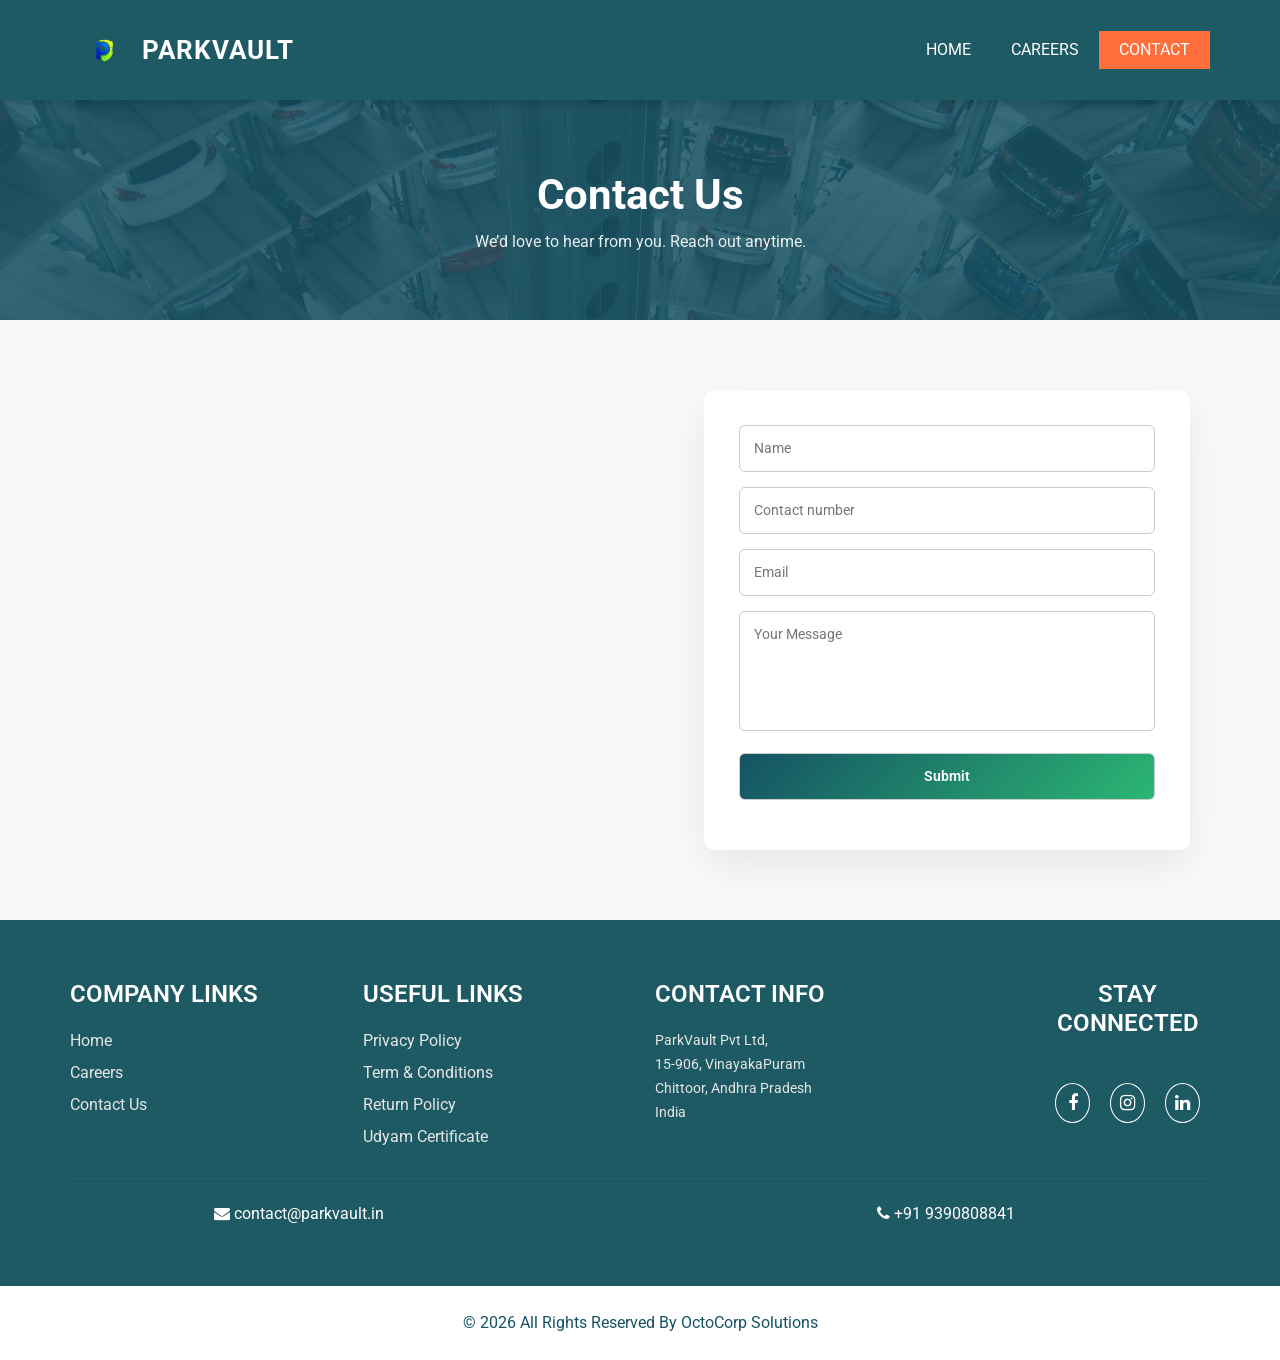
<file: contact.html>
<!DOCTYPE html>
<html>

<head>
  <!-- Basic -->
  <meta charset="utf-8" />
  <meta http-equiv="X-UA-Compatible" content="IE=edge" />
  <!-- Mobile Metas -->
  <meta name="viewport" content="width=device-width, initial-scale=1, shrink-to-fit=no" />
  <!-- Site Metas -->
  <meta name="keywords" content="" />
  <meta name="description" content="" />
  <meta name="author" content="" />
  <link rel="shortcut icon" href="images/logo.png" type="image/x-icon">

  <title>ParkVault</title>


  <!-- bootstrap core css -->
  <link rel="stylesheet" type="text/css" href="css/bootstrap.css" />

  <!-- fonts style -->
  <link href="https://fonts.googleapis.com/css2?family=Roboto:wght@400;500;700;900&display=swap" rel="stylesheet">

  <!-- nice selecy -->
  <link rel="stylesheet" href="css/nice-select.min.css">

  <!--owl slider stylesheet -->
  <link rel="stylesheet" type="text/css"
    href="https://cdnjs.cloudflare.com/ajax/libs/OwlCarousel2/2.3.4/assets/owl.carousel.min.css" />

  <!-- font awesome style -->
  <link href="css/font-awesome.min.css" rel="stylesheet" />

  <!-- Custom styles for this template -->
  <link href="css/style.css" rel="stylesheet" />
  <!-- responsive style -->
  <link href="css/responsive.css" rel="stylesheet" />



<style>
        /* ===== NAVBAR LOGO BIGGER ===== */

        .navbar-logo {
            height: 70px;
            width: auto;
            margin-right: 2px;
            transition: transform .3s ease;
        }

        .navbar-logo:hover {
            transform: scale(1.05);
        }

        .navbar-brand {
            display: flex;
            align-items: center;
        }

        .brand-text {
            color: #ffffff;
            font-size: 26px;
            text-transform: uppercase;
            letter-spacing: 1px;
            font-weight: bold;
        }

        /* ===== STICKY NAVBAR ===== */

        .header_section {
            position: fixed;
            top: 0;
            left: 0;
            width: 100%;
            z-index: 9999;
            background-color: #1e5a63 !important;
            box-shadow: 0 2px 10px rgba(0, 0, 0, 0.2);
        }

        .navbar-nav .nav-link {
            color: #ffffff !important;
        }

        .navbar-nav .nav-link:hover {
            color: #8ed1ff !important;
        }

        .hero_area {
            padding-top: 90px;
        }

        /* HERO LOGO CENTER */

        .hero-logo-center {
            text-align: center;
            margin-bottom: 35px;
        }

        .hero-logo-center img {
            width: 220px;
            max-width: 80%;
            animation: floatLogo 4s ease-in-out infinite;
        }

        @keyframes floatLogo {
            0% {
                transform: translateY(0)
            }

            50% {
                transform: translateY(-10px)
            }

            100% {
                transform: translateY(0)
            }
        }

        /* COMING SOON BADGE */

        .coming-soon-badge {
            margin-top: 12px;
            font-size: 12px;
            padding: 6px 22px;
            color: white;
            background: linear-gradient(135deg, #155263, #2bb673);
            border-radius: 20px;
            display: inline-block;
        }

        /* HERO TEXT */

        .slider_section .detail-box {
            text-align: center;
        }

        /* CARD HOVER */

        .why_section .box {
            transition: all .4s ease;
        }

        .why_section .box:hover {
            transform: translateY(-10px);
            box-shadow: 0 20px 40px rgba(0, 0, 0, 0.2);
        }

        /* IMAGE ZOOM */

        .img-box img {
            transition: transform .5s ease;
        }

        .img-box img:hover {
            transform: scale(1.05);
        }

        /* INFO SECTION */

        .info_section {
            background: #1e5a63;
            color: white;
            padding: 60px 0;
        }

        .info_section h4 {
            font-weight: 600;
            margin-bottom: 20px;
        }

        .info_section p {
            color: #e6e6e6;
            font-size: 14px;
            line-height: 1.7;
        }

        .subscribe_form input {
            width: 100%;
            padding: 10px;
            border: none;
            margin-bottom: 10px;
        }

        .subscribe_form button {
            width: 100%;
            padding: 10px;
            background: #ff6b3d;
            border: none;
            color: #fff;
            font-weight: 500;
        }

        .social_box a {
            display: inline-block;
            width: 40px;
            height: 40px;
            border-radius: 50%;
            border: 1px solid #fff;
            text-align: center;
            line-height: 40px;
            margin-right: 10px;
            color: #fff;
        }

        .contact_link_box a {
            display: block;
            color: #8ed1ff;
            margin-bottom: 8px;
        }

        .footer_col h4 {
            margin-bottom: 20px;
            font-weight: 600;
        }

        .footer_links {
            list-style: none;
            padding: 0;
        }

        .footer_links li {
            margin-bottom: 8px;
        }

        .footer_links a {
            color: #e6e6e6;
            text-decoration: none;
        }

        .footer_links a:hover {
            color: #ffffff;
        }

        .social_box {
            margin-top: 15px;
        }

        .social_box a {
            display: inline-block;
            width: 40px;
            height: 40px;
            border-radius: 50%;
            border: 1px solid #fff;
            text-align: center;
            line-height: 40px;
            margin-right: 10px;
            color: #fff;
        }

        .bottom_bar {
            margin-top: 20px;
            align-items: center;
        }

        .text-right {
            text-align: right;
        }

        .text-center {
            text-align: center;
        }


        /* FOOTER TITLE ANIMATION */

        .footer_title {
            position: relative;
            display: inline-block;
        }

        .footer_title::after {
            content: "";
            position: absolute;
            width: 0%;
            height: 3px;
            background: #ff6b3d;
            left: 0;
            bottom: -6px;
            transition: 0.4s;
        }

        .footer_col:hover .footer_title::after {
            width: 100%;
        }

        /* FOOTER LINKS */

        .footer_links {
            list-style: none;
            padding: 0;
        }

        .footer_links li {
            margin-bottom: 8px;
        }

        .footer_links a {
            color: #e6e6e6;
            text-decoration: none;
            transition: 0.3s;
            display: inline-block;
        }

        .footer_links a:hover {
            transform: translateX(6px);
            color: #ffffff;
        }

        /* SOCIAL ICON ANIMATION */

        .social_box a {
            display: inline-block;
            width: 40px;
            height: 40px;
            border-radius: 50%;
            border: 1px solid #fff;
            text-align: center;
            line-height: 40px;
            /* margin-right: 10px; */
            margin-left: 10px;
            color: #fff;
            transition: 0.4s;
        }

        .social_box a:hover {
            background: #fff;
            color: #1e5a63;
            transform: translateY(-6px) scale(1.15);
            box-shadow: 0 10px 25px rgba(0, 0, 0, 0.3);
        }

        /* CONTACT BOX FADE */

        .contact_box p {
            animation: fadeText 2s ease;
        }

        @keyframes fadeText {
            0% {
                opacity: 0;
                transform: translateY(10px);
            }

            100% {
                opacity: 1;
                transform: translateY(0);
            }
        }

        /* BOTTOM BAR ICON HOVER */

        .contact_item {
            transition: 0.3s;
        }

        .contact_item:hover {
            color: #ff6b3d;
            transform: translateY(-2px);
        }

        /* COLUMN HOVER EFFECT */

        .footer_col {
            transition: 0.3s;
        }

        .footer_col:hover {
            transform: translateY(-5px);
        }


        /* ===== HOW IT WORKS SECTION ===== */

        .how_section {
            background: #f9f9f9;
            padding: 80px 0;
        }

        /* CARD DESIGN */

        .how_box {
            background: #ffffff;
            padding: 40px 25px;
            border-radius: 15px;
            box-shadow: 0 10px 30px rgba(0, 0, 0, 0.1);
            transition: all .4s ease;
            position: relative;
            margin-top: 40px;
        }

        .how_box:hover {
            transform: translateY(-10px);
            box-shadow: 0 20px 40px rgba(0, 0, 0, 0.15);
        }

        /* STEP NUMBER BADGE */

        .step_number {
            position: absolute;
            top: -15px;
            left: 50%;
            transform: translateX(-50%);
            background: #1e5a63;
            color: white;
            width: 40px;
            height: 40px;
            line-height: 40px;
            border-radius: 50%;
            font-weight: bold;
            font-size: 18px;
        }

        /* ICON */

        .how_box .img-box {
            margin-bottom: 20px;
        }

        .how_box .img-box img {
            width: 80px;
            transition: transform .4s ease;
        }

        /* ICON ANIMATION */

        .how_box:hover img {
            transform: scale(1.15) rotate(5deg);
        }

        /* TITLE */

        .how_box h4 {
            font-size: 20px;
            font-weight: 600;
            margin-bottom: 10px;
            color: #1e5a63;
        }

        /* TEXT */

        .how_box p {
            font-size: 14px;
            color: #555;
            line-height: 1.6;
        }

        /* RESPONSIVE */

        @media(max-width:768px) {

            .how_box {
                margin-bottom: 40px;
            }

        }

        /* ===== SMART FEATURES SECTION ===== */

        .features_section {
            background: #f9f9f9;
            padding: 80px 0;
        }

        /* HEADING */

        .features_section h2 {
            font-weight: 700;
            color: #1e5a63;
            margin-bottom: 10px;
        }

        .features_section p {
            color: #555;
            margin-bottom: 40px;
        }

        /* FEATURE LIST */

        .feature_list {
            list-style: none;
            padding: 0;
            margin-top: 20px;
        }

        .feature_list li {
            font-size: 17px;
            margin-bottom: 18px;
            color: #333;
            display: flex;
            align-items: center;
            transition: 0.3s;
        }

        /* CHECK ICON */

        .check_icon {
            display: inline-block;
            width: 28px;
            height: 28px;
            line-height: 28px;
            text-align: center;
            border-radius: 50%;
            background: #1e5a63;
            color: white;
            margin-right: 12px;
            font-weight: bold;
            transition: 0.3s;
        }

        /* HOVER EFFECT */

        .feature_list li:hover {
            transform: translateX(8px);
            color: #1e5a63;
        }

        .feature_list li:hover .check_icon {
            background: #ff6b3d;
            transform: scale(1.2);
        }

        /* IMAGE BOX */

        .feature_img_box {
            overflow: hidden;
            border-radius: 15px;
            box-shadow: 0 15px 40px rgba(0, 0, 0, 0.15);
        }

        /* IMAGE */

        .feature_img_box img {
            width: 100%;
            transition: transform .6s ease;
        }

        /* IMAGE HOVER ZOOM */

        .feature_img_box:hover img {
            transform: scale(1.08);
        }

        /* RESPONSIVE */

        @media(max-width:768px) {

            .feature_list {
                margin-bottom: 30px;
            }

        }



</style>




























</head>

<div class="hero_area">

        <div class="bg-box">
            <img src="images/slider-bg.jpg" alt="">
        </div>

        <header class="header_section">

            <div class="container">

                <nav class="navbar navbar-expand-lg custom_nav-container">

                    <a class="navbar-brand">

                        <img src="images/logo.png" class="navbar-logo">

                        <span class="brand-text">ParkVault</span>

                    </a>

                    <button class="navbar-toggler" type="button" data-toggle="collapse"
                        data-target="#navbarSupportedContent">

                        <span></span>

                    </button>

                    <div class="collapse navbar-collapse" id="navbarSupportedContent">

                        <ul class="navbar-nav">

                            <li class="nav-item">
                                <a class="nav-link" href="index.html">Home</a>
                            </li>

                            <!-- <li class="nav-item">
                                <a class="nav-link" href="about.html">About</a>
                            </li>

                            <li class="nav-item">
                                <a class="nav-link" href="why.html">Why Us</a>
                            </li> -->

                            <li class="nav-item">
                                <a class="nav-link" href="careers.html">Careers</a>
                            </li>

                            <li class="nav-item active">
                                <a class="nav-link" href="contact.html">Contact</a>
                            </li>

                        </ul>

                    </div>

                </nav>

            </div>

        </header>



  <section class="contact-hero">
    <h1>Contact Us</h1>
    <p>We’d love to hear from you. Reach out anytime.</p>
  </section>

  <section class="contact-section">
    <div class="contact-container">

      <div class="contact-map">

        <iframe
          src="https://www.google.com/maps/embed?pb=!1m18!1m12!1m3!1d971.0653642832915!2d79.0983037696408!3d13.208894799195551!2m3!1f0!2f0!3f0!3m2!1i1024!2i768!4f13.1!3m3!1m2!1s0x3bad5d0001883731%3A0x2aac6292f287b482!2sParkVault%20Private%20Limited!5e0!3m2!1sen!2sin!4v1766131754797!5m2!1sen!2sin"
          width="600" height="450" style="border:0;" allowfullscreen="" loading="lazy"
          referrerpolicy="no-referrer-when-downgrade"></iframe>
      </div>
      <div class="contact-form">
        <form action="https://form.taxi/s/tqaq18yr" class="frmtx" method="POST" accept-charset="utf-8">
          <input type="text" name="name" placeholder="Name" class="contact-form-txt" required>
          <input type="tel" id="phone" name="phone" pattern="[0-9]{10}" required placeholder="Contact number"
            maxlength="10" class="contact-form-phone">
          <input type="email" name="email" placeholder="Email" class="contact-form-email" required>
          <textarea placeholder="Your Message" name="message" class="contact-form-txtarea" required></textarea>
          <input type="submit" value="Submit" name="submit" class="contact-form-btn">
        </form>
      </div>
    </div>
  </section>


<!-- Footer Section -->

 <section class="info_section">

        <div class="container">

            <div class="row footer_row">

                <div class="col-md-3 footer_col" data-aos="fade-up">

                    <h4 class="footer_title">Company Links</h4>

                    <ul class="footer_links">
                        <li><a href="index.html">Home</a></li>
                        
                        <li><a href="careers.html">Careers</a></li>
                        <li><a href="contact.html">Contact Us</a></li>

                    </ul>

                </div>


                <div class="col-md-3 footer_col" data-aos="fade-up" data-aos-delay="150">

                    <h4 class="footer_title">Useful Links</h4>

                    <ul class="footer_links">
                        <li><a href="documents/parkvault-PrivacyPolicy.html" target="_blank">Privacy Policy</a></li>
                        <li><a href="documents/parkvault-Terms.html" target="_blank">Term & Conditions</a></li>
                        <li><a href="documents/parkvault-RefundPolicy.html" target="_blank">Return Policy</a></li>
                        <li><a href="documents/PV udyam certificate.pdf" target="_blank">Udyam Certificate</a></li>
                    </ul>

                </div>


                <div class="col-md-4 footer_col contact_box" data-aos="fade-up" data-aos-delay="300">

                    <h4 class="footer_title">Contact Info</h4>

                    <p>
                        ParkVault Pvt Ltd,<br>
                        15-906, VinayakaPuram <br>
                        Chittoor, Andhra Pradesh <br>
                        India
                    </p>

                </div>


                <div class="col-md-2 footer_col text-center" data-aos="fade-up" data-aos-delay="450">

                    <h4 class="footer_title">Stay Connected</h4>

                    <div class="social_box">

                        <a href="https://www.facebook.com/ParkVaultOfficial/"><i class="fa fa-facebook"></i></a>
                        <a href="https://www.instagram.com/parkvaultofficial/"><i class="fa fa-instagram"></i></a>
                        <a href="https://www.linkedin.com/company/parkvault-private-limited/"><i class="fa fa-linkedin"></i></a>

                    </div>

                </div>

            </div>


            <hr>


            <div class="row bottom_bar">


                <div class="col-md-5 text-center contact_item">
                    <i class="fa fa-envelope"></i>
                    <a href="mailto: contact@parkvault.in" style="color: inherit; text-decoration: none;">
                        contact@parkvault.in
                    </a>
                </div>

                <div class="col-md-5 text-right contact_item">
                    <i class="fa fa-phone"></i>
                    <a href="tele: +91 9390808841" style="color: inherit; text-decoration: none;">
                        +91 9390808841
                    </a>
                </div>
            </div>

        </div>

    </section>



<footer class="footer_section">

        <div class="container">

            <p><a href="https://octo-corp.github.io/octo-corp/">


                © <span id="displayYear"></span> All Rights Reserved By OctoCorp Solutions

            </a></p>

        </div>

    </footer>


  <!-- footer section -->

  <!-- jQery -->
  <script src="js/jquery-3.4.1.min.js"></script>
  <!-- popper js -->
  <script src="https://cdn.jsdelivr.net/npm/popper.js@1.16.0/dist/umd/popper.min.js"
    integrity="sha384-Q6E9RHvbIyZFJoft+2mJbHaEWldlvI9IOYy5n3zV9zzTtmI3UksdQRVvoxMfooAo" crossorigin="anonymous">
    </script>
  <!-- nice select -->
  <script src="js/jquery.nice-select.min.js"></script>
  <!-- bootstrap js -->
  <script src="js/bootstrap.js"></script>
  <!-- owl slider -->
  <script src="https://cdnjs.cloudflare.com/ajax/libs/OwlCarousel2/2.3.4/owl.carousel.min.js">
  </script>
  <!-- custom js -->
  <script src="js/custom.js"></script>



<script>

        AOS.init({
            duration: 1500,
            once: true
        });

        document.getElementById("displayYear").innerHTML = new Date().getFullYear();

    </script>





</body>

</html>
</file>
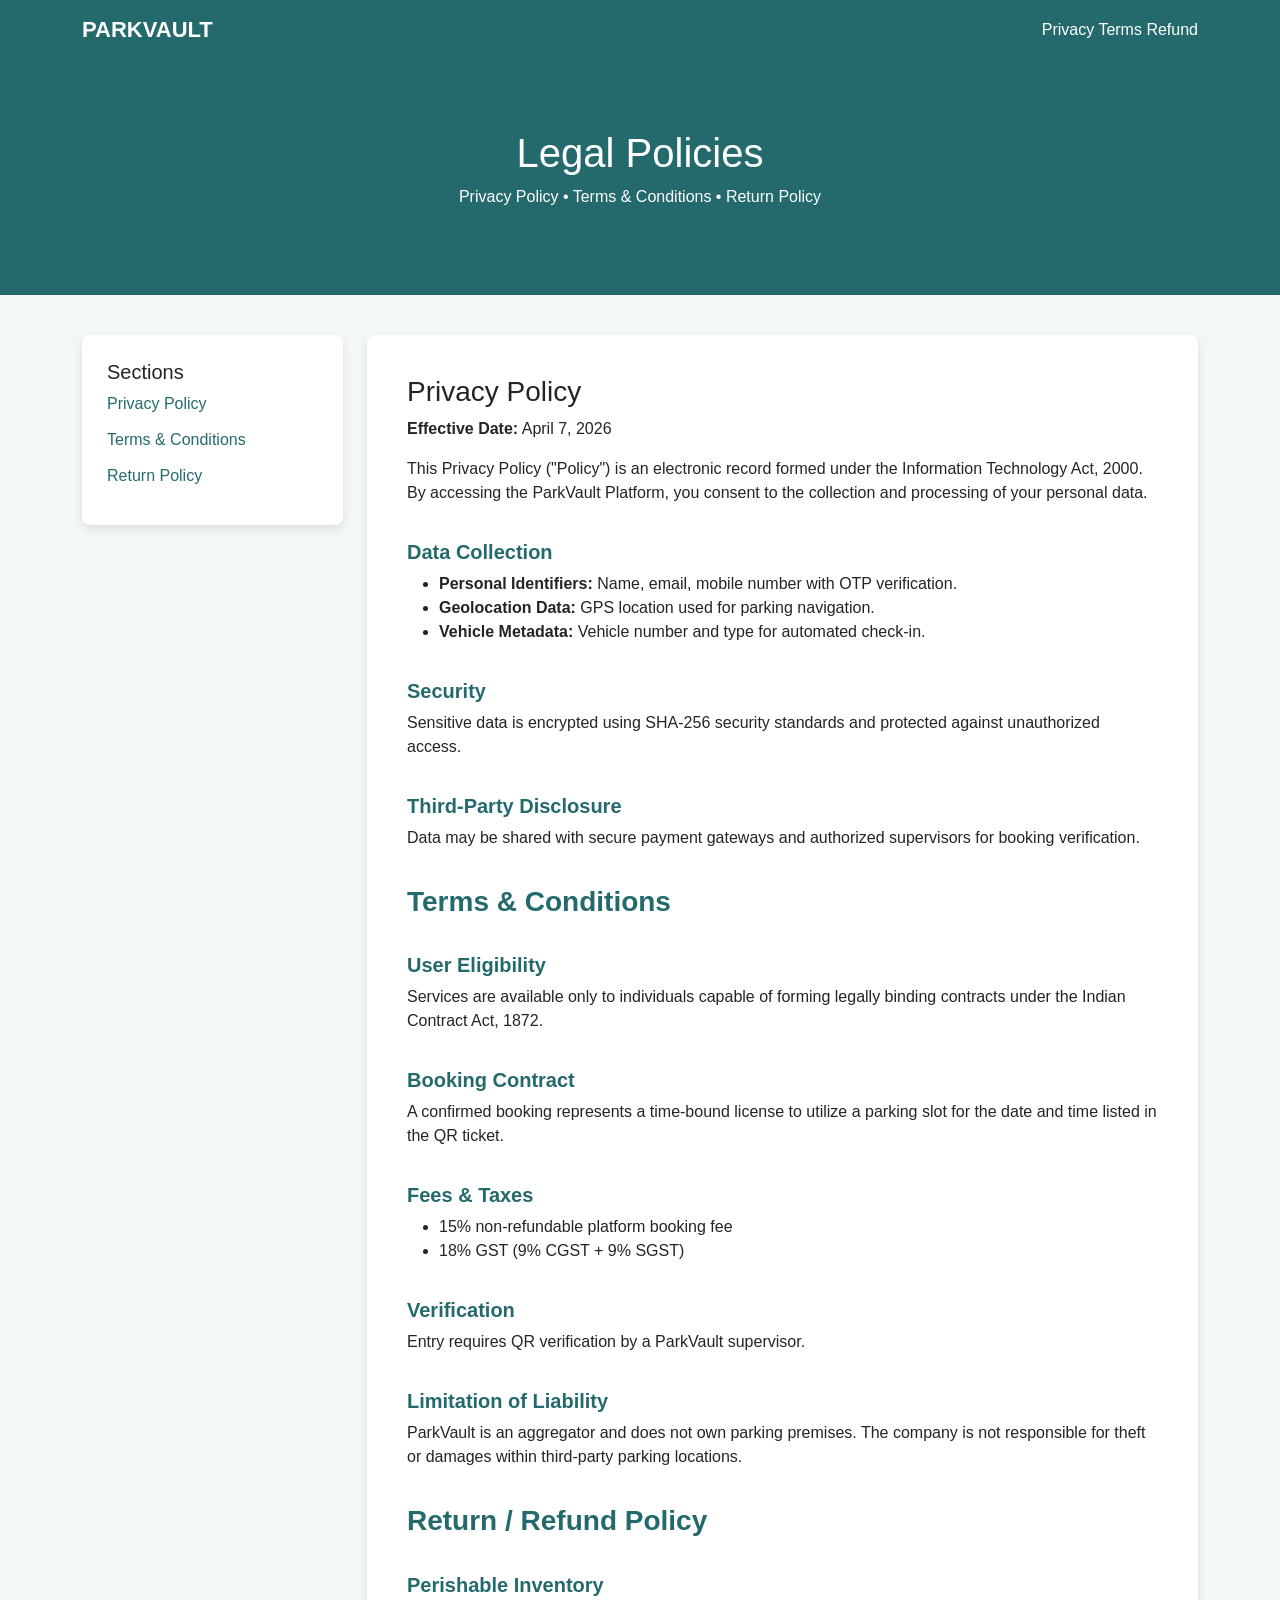
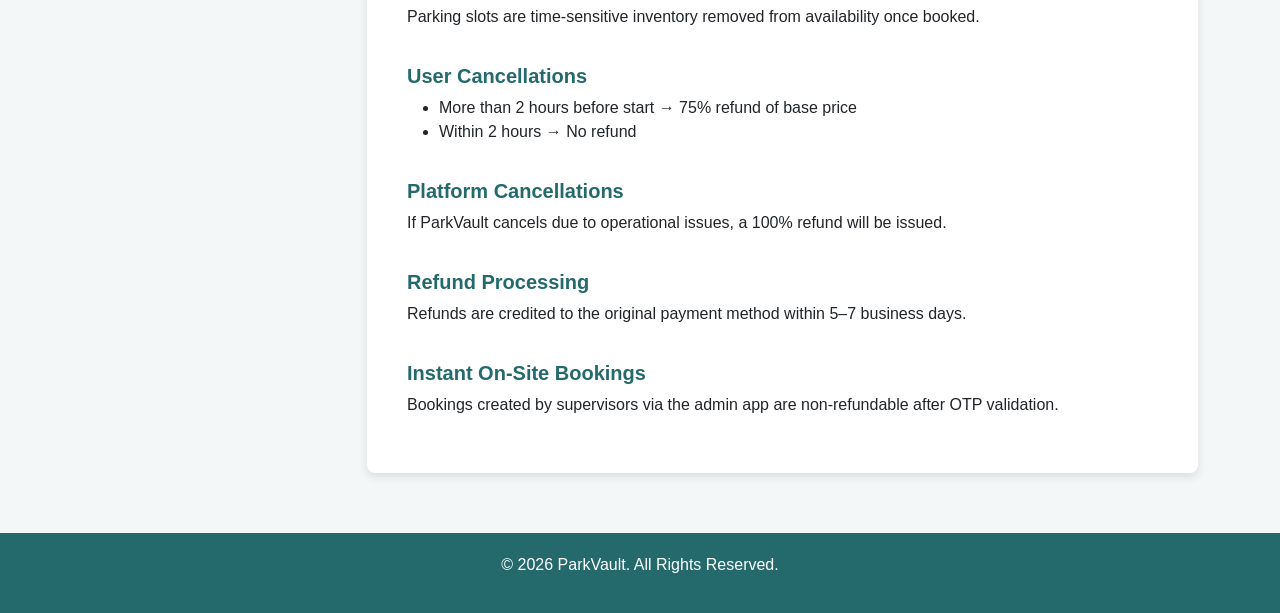
<file: legal.html>
<!DOCTYPE html>
<html lang="en">

<head>

<meta charset="UTF-8">
<meta name="viewport" content="width=device-width, initial-scale=1">

<title>ParkVault Legal Policies</title>

<link href="https://cdn.jsdelivr.net/npm/bootstrap@5.3.2/dist/css/bootstrap.min.css" rel="stylesheet">

<style>

body{
font-family: Arial, sans-serif;
background:#f4f7f8;
scroll-behavior:smooth;
}

/* Navbar */

.navbar{
background:#246a6d;
}

.navbar-brand{
color:white;
font-weight:bold;
font-size:22px;
}

.navbar-brand:hover{
color:white;
}

.nav-link{
color:white !important;
}

/* Header */

.header-section{
background:#246a6d;
color:white;
padding:70px 0;
text-align:center;
}

/* Layout */

.legal-wrapper{
margin-top:40px;
}

/* Sidebar */

.sidebar{
background:white;
padding:25px;
border-radius:8px;
box-shadow:0 4px 10px rgba(0,0,0,0.1);
position:sticky;
top:100px;
}

.sidebar a{
display:block;
margin-bottom:12px;
color:#246a6d;
text-decoration:none;
font-weight:500;
}

.sidebar a:hover{
text-decoration:underline;
}

/* Content */

.policy-content{
background:white;
padding:40px;
border-radius:8px;
box-shadow:0 4px 10px rgba(0,0,0,0.1);
}

.section-title{
color:#246a6d;
margin-top:35px;
font-weight:bold;
}

/* Footer */

.footer{
background:#246a6d;
color:white;
text-align:center;
padding:20px;
margin-top:60px;
}

</style>

</head>

<body>


<!-- Navbar -->

<nav class="navbar navbar-expand-lg sticky-top">

<div class="container">

<a class="navbar-brand" href="#">PARKVAULT</a>

<div class="ms-auto">

<a class="nav-link d-inline" href="#privacy">Privacy</a>

<a class="nav-link d-inline" href="#terms">Terms</a>

<a class="nav-link d-inline" href="#refund">Refund</a>

</div>

</div>

</nav>


<!-- Header -->

<section class="header-section">

<div class="container">

<h1>Legal Policies</h1>

<p>Privacy Policy • Terms & Conditions • Return Policy</p>

</div>

</section>



<div class="container legal-wrapper">

<div class="row">


<!-- Sidebar -->

<div class="col-md-3">

<div class="sidebar">

<h5>Sections</h5>

<a href="#privacy">Privacy Policy</a>

<a href="#terms">Terms & Conditions</a>

<a href="#refund">Return Policy</a>

</div>

</div>



<!-- Content -->

<div class="col-md-9">

<div class="policy-content">


<!-- Privacy -->

<h3 id="privacy">Privacy Policy</h3>

<p><strong>Effective Date:</strong> April 7, 2026</p>

<p>
This Privacy Policy ("Policy") is an electronic record formed under the
Information Technology Act, 2000. By accessing the ParkVault Platform,
you consent to the collection and processing of your personal data.
</p>

<h5 class="section-title">Data Collection</h5>

<ul>

<li><strong>Personal Identifiers:</strong> Name, email, mobile number with OTP verification.</li>

<li><strong>Geolocation Data:</strong> GPS location used for parking navigation.</li>

<li><strong>Vehicle Metadata:</strong> Vehicle number and type for automated check-in.</li>

</ul>

<h5 class="section-title">Security</h5>

<p>
Sensitive data is encrypted using SHA-256 security standards and protected
against unauthorized access.
</p>

<h5 class="section-title">Third-Party Disclosure</h5>

<p>
Data may be shared with secure payment gateways and authorized supervisors
for booking verification.
</p>



<!-- Terms -->

<h3 id="terms" class="section-title">Terms & Conditions</h3>

<h5 class="section-title">User Eligibility</h5>

<p>
Services are available only to individuals capable of forming legally binding
contracts under the Indian Contract Act, 1872.
</p>

<h5 class="section-title">Booking Contract</h5>

<p>
A confirmed booking represents a time-bound license to utilize a parking slot
for the date and time listed in the QR ticket.
</p>

<h5 class="section-title">Fees & Taxes</h5>

<ul>

<li>15% non-refundable platform booking fee</li>

<li>18% GST (9% CGST + 9% SGST)</li>

</ul>

<h5 class="section-title">Verification</h5>

<p>
Entry requires QR verification by a ParkVault supervisor.
</p>

<h5 class="section-title">Limitation of Liability</h5>

<p>
ParkVault is an aggregator and does not own parking premises.
The company is not responsible for theft or damages within
third-party parking locations.
</p>



<!-- Refund -->

<h3 id="refund" class="section-title">Return / Refund Policy</h3>

<h5 class="section-title">Perishable Inventory</h5>

<p>
Parking slots are time-sensitive inventory removed from availability once booked.
</p>

<h5 class="section-title">User Cancellations</h5>

<ul>

<li>More than 2 hours before start → 75% refund of base price</li>

<li>Within 2 hours → No refund</li>

</ul>

<h5 class="section-title">Platform Cancellations</h5>

<p>
If ParkVault cancels due to operational issues,
a 100% refund will be issued.
</p>

<h5 class="section-title">Refund Processing</h5>

<p>
Refunds are credited to the original payment method
within 5–7 business days.
</p>

<h5 class="section-title">Instant On-Site Bookings</h5>

<p>
Bookings created by supervisors via the admin app are
non-refundable after OTP validation.
</p>


</div>

</div>


</div>

</div>



<!-- Footer -->

<div class="footer">

<p>© 2026 ParkVault. All Rights Reserved.</p>

</div>


</body>

</html>
</file>
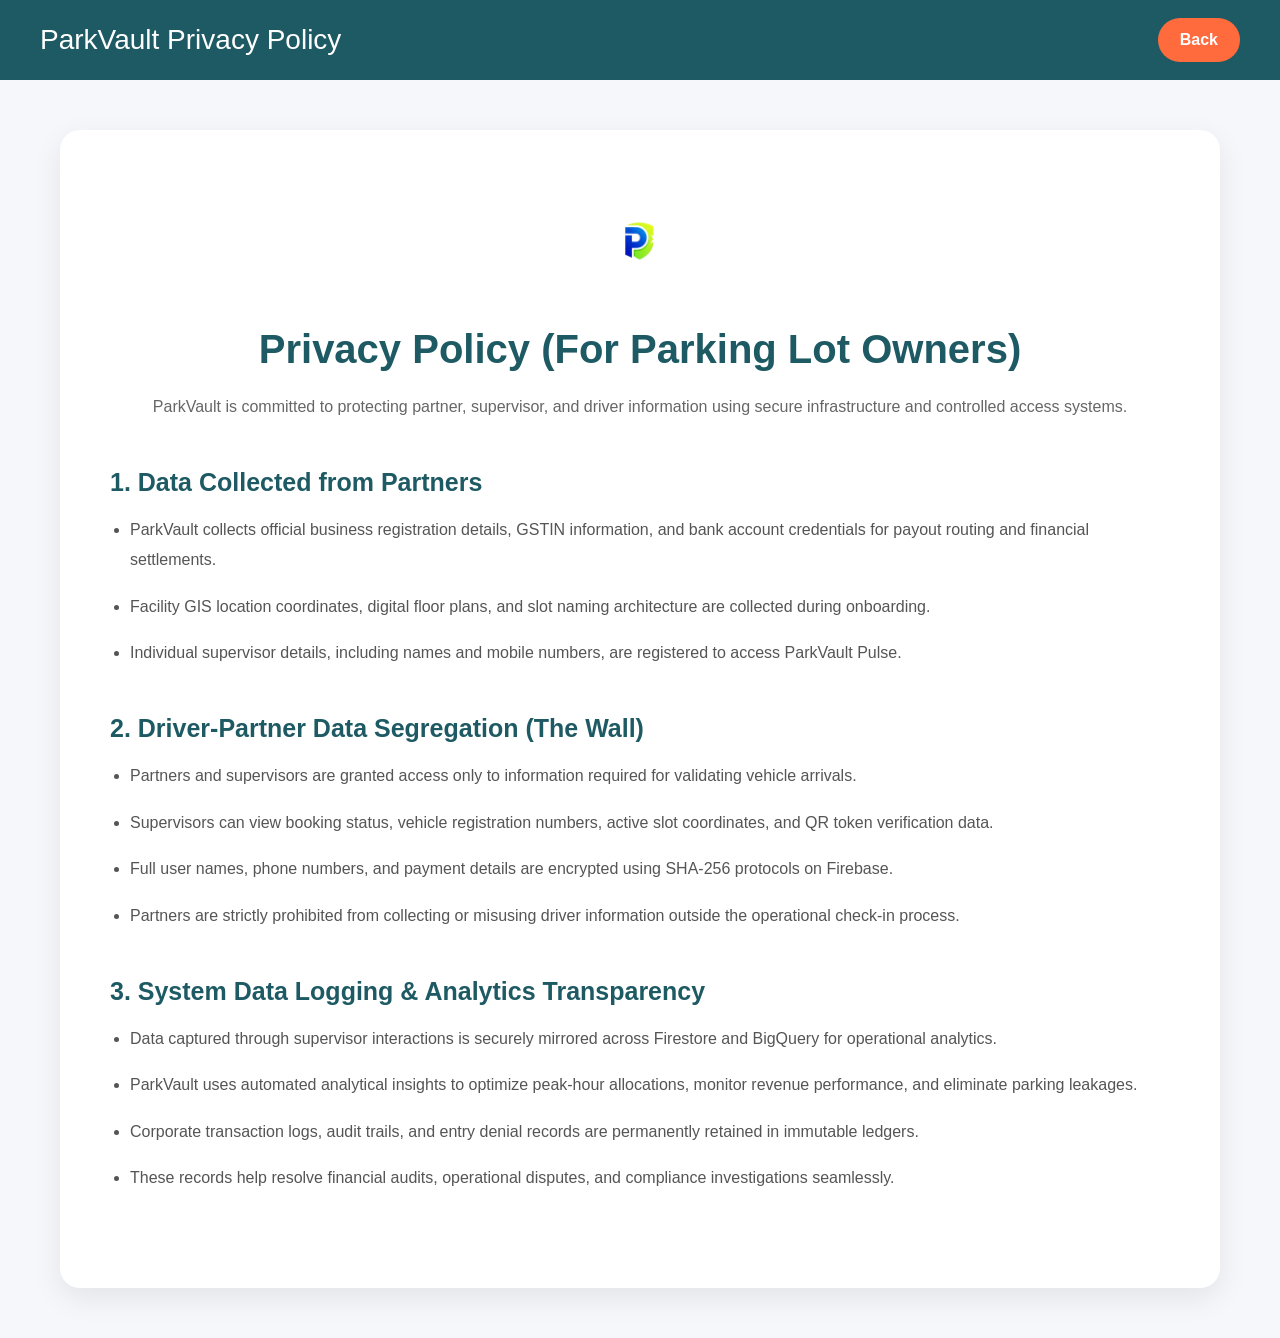
<file: owner-privacy-policy.html>
<!DOCTYPE html>
<html lang="en">

<head>

    <meta charset="UTF-8">

    <meta name="viewport"
          content="width=device-width, initial-scale=1.0">

    <title>Privacy Policy - ParkVault</title>

    <link rel="shortcut icon"
          href="images/logo.png">

    <link rel="stylesheet"
          href="css/bootstrap.css">

    <link rel="stylesheet"
          href="css/font-awesome.min.css">

    <style>

        body{
            margin:0;
            padding:0;
            background:#f5f7fa;
            font-family:Arial,sans-serif;
        }

        /* ===== HEADER ===== */

        .top-header{
            background:#1e5a63;
            padding:18px 40px;
            display:flex;
            justify-content:space-between;
            align-items:center;
        }

        .top-header h2{
            color:white;
            margin:0;
            font-size:28px;
        }

        .back-btn{
            background:#ff6b3d;
            color:white;
            border:none;
            padding:10px 22px;
            border-radius:30px;
            cursor:pointer;
            font-weight:600;
            transition:0.3s ease;
        }

        .back-btn:hover{
            background:white;
            color:#1e5a63;
            transform:translateY(-3px);
        }

        /* ===== MAIN ===== */

        .policy-container{
            max-width:1200px;
            margin:50px auto;
            padding:0 20px;
        }

        .policy-box{
            background:white;
            border-radius:20px;
            padding:50px;
            box-shadow:0 10px 30px rgba(0,0,0,0.08);
            animation:fadeUp 1s ease;
        }

        .policy-box img{
            width:120px;
            display:block;
            margin:0 auto 25px;
            animation:floatLogo 4s ease-in-out infinite;
        }

        .policy-box h1{
            text-align:center;
            color:#1e5a63;
            margin-bottom:20px;
            font-weight:700;
        }

        .policy-subtitle{
            text-align:center;
            color:#666;
            font-size:16px;
            line-height:1.8;
            margin-bottom:45px;
        }

        /* ===== SECTIONS ===== */

        .policy-section{
            margin-bottom:45px;
            animation:fadeUp 1.2s ease;
        }

        .policy-section h3{
            color:#1e5a63;
            margin-bottom:18px;
            font-size:25px;
            font-weight:700;
        }

        .policy-section ul{
            padding-left:20px;
        }

        .policy-section li{
            color:#555;
            line-height:1.9;
            margin-bottom:16px;
            font-size:16px;
        }

        /* ===== ANIMATIONS ===== */

        @keyframes fadeUp{

            from{
                opacity:0;
                transform:translateY(40px);
            }

            to{
                opacity:1;
                transform:translateY(0);
            }

        }

        @keyframes floatLogo{

            0%{
                transform:translateY(0);
            }

            50%{
                transform:translateY(-10px);
            }

            100%{
                transform:translateY(0);
            }

        }

        /* ===== RESPONSIVE ===== */

        @media(max-width:768px){

            .top-header{
                flex-direction:column;
                gap:15px;
                text-align:center;
            }

            .policy-box{
                padding:30px 20px;
            }

            .policy-box h1{
                font-size:30px;
            }

            .policy-section h3{
                font-size:22px;
            }

            .policy-section li{
                font-size:15px;
            }

        }

    </style>

</head>

<body>

    <!-- ===== HEADER ===== -->

    <div class="top-header">

        <h2>ParkVault Privacy Policy</h2>

        <button class="back-btn"
                onclick="window.location.href='partner-dashboard.html'">

            Back

        </button>

    </div>

    <!-- ===== MAIN ===== -->

    <div class="policy-container">

        <div class="policy-box">

            <img src="images/logo.png"
                 alt="ParkVault Logo">

            <h1>
                Privacy Policy (For Parking Lot Owners)
            </h1>

            <p class="policy-subtitle">

                ParkVault is committed to protecting partner,
                supervisor, and driver information using secure
                infrastructure and controlled access systems.

            </p>

            <!-- SECTION 1 -->

            <div class="policy-section">

                <h3>
                    1. Data Collected from Partners
                </h3>

                <ul>

                    <li>
                        ParkVault collects official business registration details,
                        GSTIN information, and bank account credentials
                        for payout routing and financial settlements.
                    </li>

                    <li>
                        Facility GIS location coordinates,
                        digital floor plans,
                        and slot naming architecture
                        are collected during onboarding.
                    </li>

                    <li>
                        Individual supervisor details,
                        including names and mobile numbers,
                        are registered to access ParkVault Pulse.
                    </li>

                </ul>

            </div>

            <!-- SECTION 2 -->

            <div class="policy-section">

                <h3>
                    2. Driver-Partner Data Segregation (The Wall)
                </h3>

                <ul>

                    <li>
                        Partners and supervisors are granted access
                        only to information required
                        for validating vehicle arrivals.
                    </li>

                    <li>
                        Supervisors can view booking status,
                        vehicle registration numbers,
                        active slot coordinates,
                        and QR token verification data.
                    </li>

                    <li>
                        Full user names,
                        phone numbers,
                        and payment details
                        are encrypted using SHA-256 protocols on Firebase.
                    </li>

                    <li>
                        Partners are strictly prohibited
                        from collecting or misusing driver information
                        outside the operational check-in process.
                    </li>

                </ul>

            </div>

            <!-- SECTION 3 -->

            <div class="policy-section">

                <h3>
                    3. System Data Logging & Analytics Transparency
                </h3>

                <ul>

                    <li>
                        Data captured through supervisor interactions
                        is securely mirrored across Firestore and BigQuery
                        for operational analytics.
                    </li>

                    <li>
                        ParkVault uses automated analytical insights
                        to optimize peak-hour allocations,
                        monitor revenue performance,
                        and eliminate parking leakages.
                    </li>

                    <li>
                        Corporate transaction logs,
                        audit trails,
                        and entry denial records
                        are permanently retained
                        in immutable ledgers.
                    </li>

                    <li>
                        These records help resolve
                        financial audits,
                        operational disputes,
                        and compliance investigations seamlessly.
                    </li>

                </ul>

            </div>

        </div>

    </div>

</body>

</html>
</file>
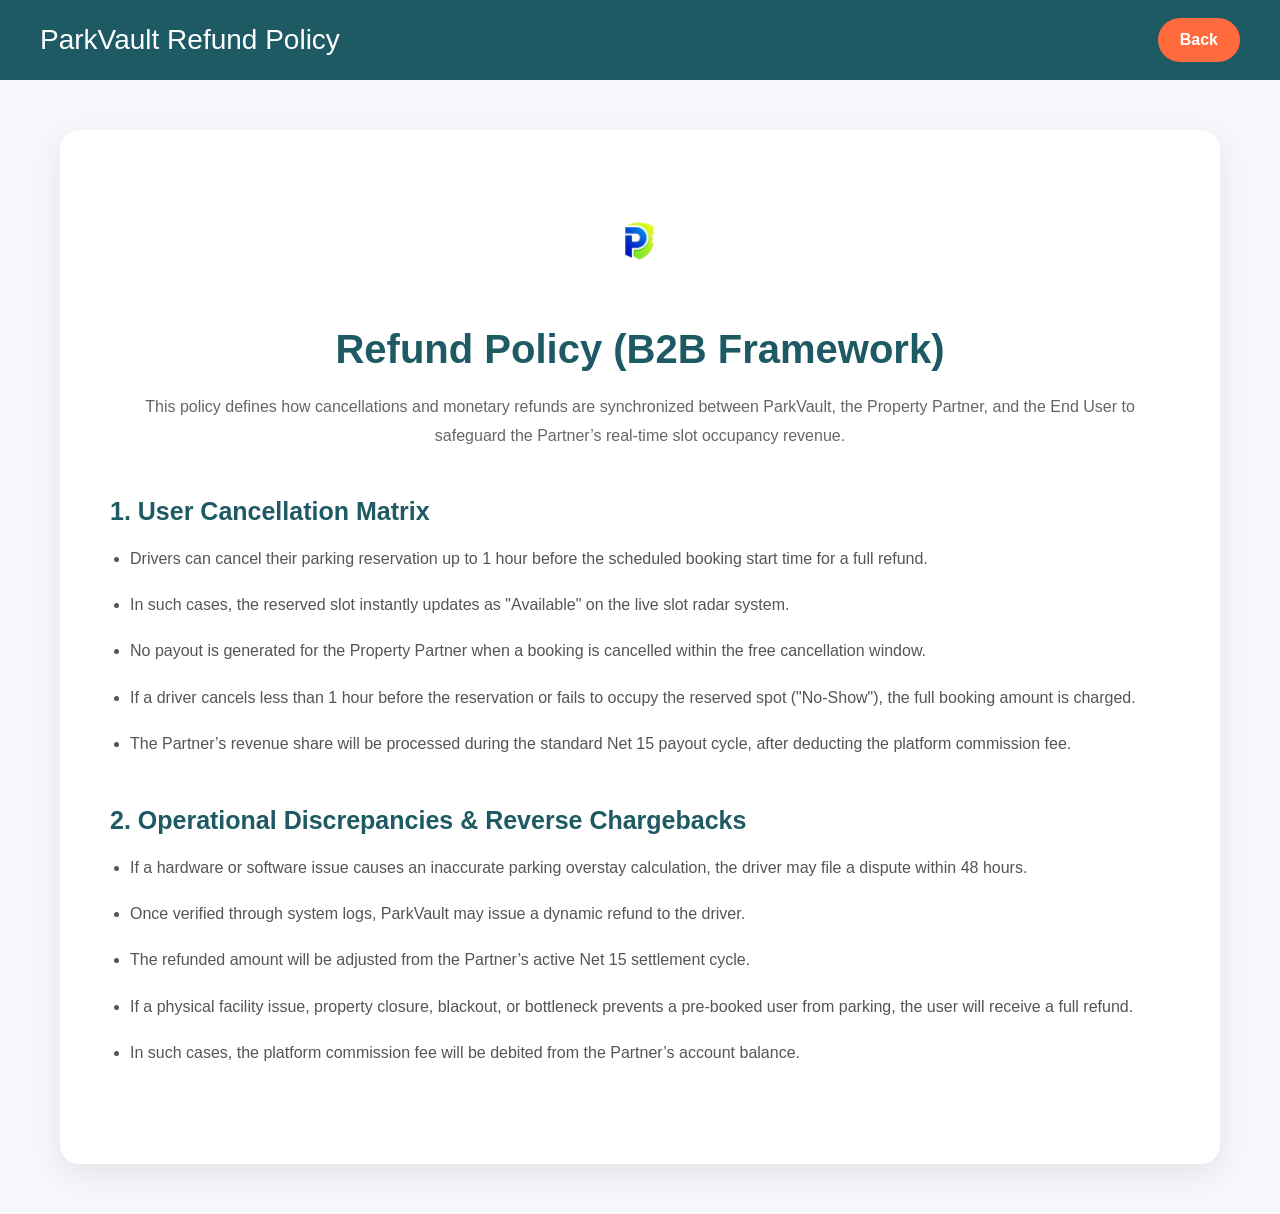
<file: owner-refund-policy.html>
<!DOCTYPE html>
<html lang="en">

<head>

    <meta charset="UTF-8">

    <meta name="viewport"
          content="width=device-width, initial-scale=1.0">

    <title>Refund Policy - ParkVault</title>

    <link rel="shortcut icon"
          href="images/logo.png">

    <link rel="stylesheet"
          href="css/bootstrap.css">

    <link rel="stylesheet"
          href="css/font-awesome.min.css">

    <style>

        body{
            margin:0;
            padding:0;
            background:#f5f7fa;
            font-family:Arial,sans-serif;
        }

        /* ===== HEADER ===== */

        .top-header{
            background:#1e5a63;
            padding:18px 40px;
            display:flex;
            justify-content:space-between;
            align-items:center;
        }

        .top-header h2{
            color:white;
            margin:0;
            font-size:28px;
        }

        .back-btn{
            background:#ff6b3d;
            color:white;
            border:none;
            padding:10px 22px;
            border-radius:30px;
            cursor:pointer;
            font-weight:600;
            transition:0.3s ease;
        }

        .back-btn:hover{
            background:white;
            color:#1e5a63;
            transform:translateY(-3px);
        }

        /* ===== MAIN ===== */

        .policy-container{
            max-width:1200px;
            margin:50px auto;
            padding:0 20px;
        }

        .policy-box{
            background:white;
            border-radius:20px;
            padding:50px;
            box-shadow:0 10px 30px rgba(0,0,0,0.08);
            animation:fadeUp 1s ease;
        }

        .policy-box img{
            width:120px;
            display:block;
            margin:0 auto 25px;
            animation:floatLogo 4s ease-in-out infinite;
        }

        .policy-box h1{
            text-align:center;
            color:#1e5a63;
            margin-bottom:20px;
            font-weight:700;
        }

        .policy-subtitle{
            text-align:center;
            color:#666;
            font-size:16px;
            line-height:1.8;
            margin-bottom:45px;
        }

        /* ===== SECTIONS ===== */

        .policy-section{
            margin-bottom:45px;
            animation:fadeUp 1.2s ease;
        }

        .policy-section h3{
            color:#1e5a63;
            margin-bottom:18px;
            font-size:25px;
            font-weight:700;
        }

        .policy-section ul{
            padding-left:20px;
        }

        .policy-section li{
            color:#555;
            line-height:1.9;
            margin-bottom:16px;
            font-size:16px;
        }

        /* ===== ANIMATIONS ===== */

        @keyframes fadeUp{

            from{
                opacity:0;
                transform:translateY(40px);
            }

            to{
                opacity:1;
                transform:translateY(0);
            }

        }

        @keyframes floatLogo{

            0%{
                transform:translateY(0);
            }

            50%{
                transform:translateY(-10px);
            }

            100%{
                transform:translateY(0);
            }

        }

        /* ===== RESPONSIVE ===== */

        @media(max-width:768px){

            .top-header{
                flex-direction:column;
                gap:15px;
                text-align:center;
            }

            .policy-box{
                padding:30px 20px;
            }

            .policy-box h1{
                font-size:30px;
            }

            .policy-section h3{
                font-size:22px;
            }

            .policy-section li{
                font-size:15px;
            }

        }

    </style>

</head>

<body>

    <!-- ===== HEADER ===== -->

    <div class="top-header">

        <h2>ParkVault Refund Policy</h2>

        <button class="back-btn"
                onclick="window.location.href='partner-dashboard.html'">

            Back

        </button>

    </div>

    <!-- ===== MAIN ===== -->

    <div class="policy-container">

        <div class="policy-box">

            <img src="images/logo.png"
                 alt="ParkVault Logo">

            <h1>
                Refund Policy (B2B Framework)
            </h1>

            <p class="policy-subtitle">

                This policy defines how cancellations and monetary refunds are synchronized
                between ParkVault, the Property Partner, and the End User to safeguard
                the Partner’s real-time slot occupancy revenue.

            </p>

            <!-- SECTION 1 -->

            <div class="policy-section">

                <h3>
                    1. User Cancellation Matrix
                </h3>

                <ul>

                    <li>
                        Drivers can cancel their parking reservation
                        up to 1 hour before the scheduled booking start time
                        for a full refund.
                    </li>

                    <li>
                        In such cases, the reserved slot instantly updates
                        as "Available" on the live slot radar system.
                    </li>

                    <li>
                        No payout is generated for the Property Partner
                        when a booking is cancelled within the free cancellation window.
                    </li>

                    <li>
                        If a driver cancels less than 1 hour before the reservation
                        or fails to occupy the reserved spot ("No-Show"),
                        the full booking amount is charged.
                    </li>

                    <li>
                        The Partner’s revenue share will be processed
                        during the standard Net 15 payout cycle,
                        after deducting the platform commission fee.
                    </li>

                </ul>

            </div>

            <!-- SECTION 2 -->

            <div class="policy-section">

                <h3>
                    2. Operational Discrepancies & Reverse Chargebacks
                </h3>

                <ul>

                    <li>
                        If a hardware or software issue causes
                        an inaccurate parking overstay calculation,
                        the driver may file a dispute within 48 hours.
                    </li>

                    <li>
                        Once verified through system logs,
                        ParkVault may issue a dynamic refund to the driver.
                    </li>

                    <li>
                        The refunded amount will be adjusted
                        from the Partner’s active Net 15 settlement cycle.
                    </li>

                    <li>
                        If a physical facility issue,
                        property closure,
                        blackout,
                        or bottleneck prevents a pre-booked user from parking,
                        the user will receive a full refund.
                    </li>

                    <li>
                        In such cases,
                        the platform commission fee
                        will be debited from the Partner’s account balance.
                    </li>

                </ul>

            </div>

        </div>

    </div>

</body>

</html>
</file>
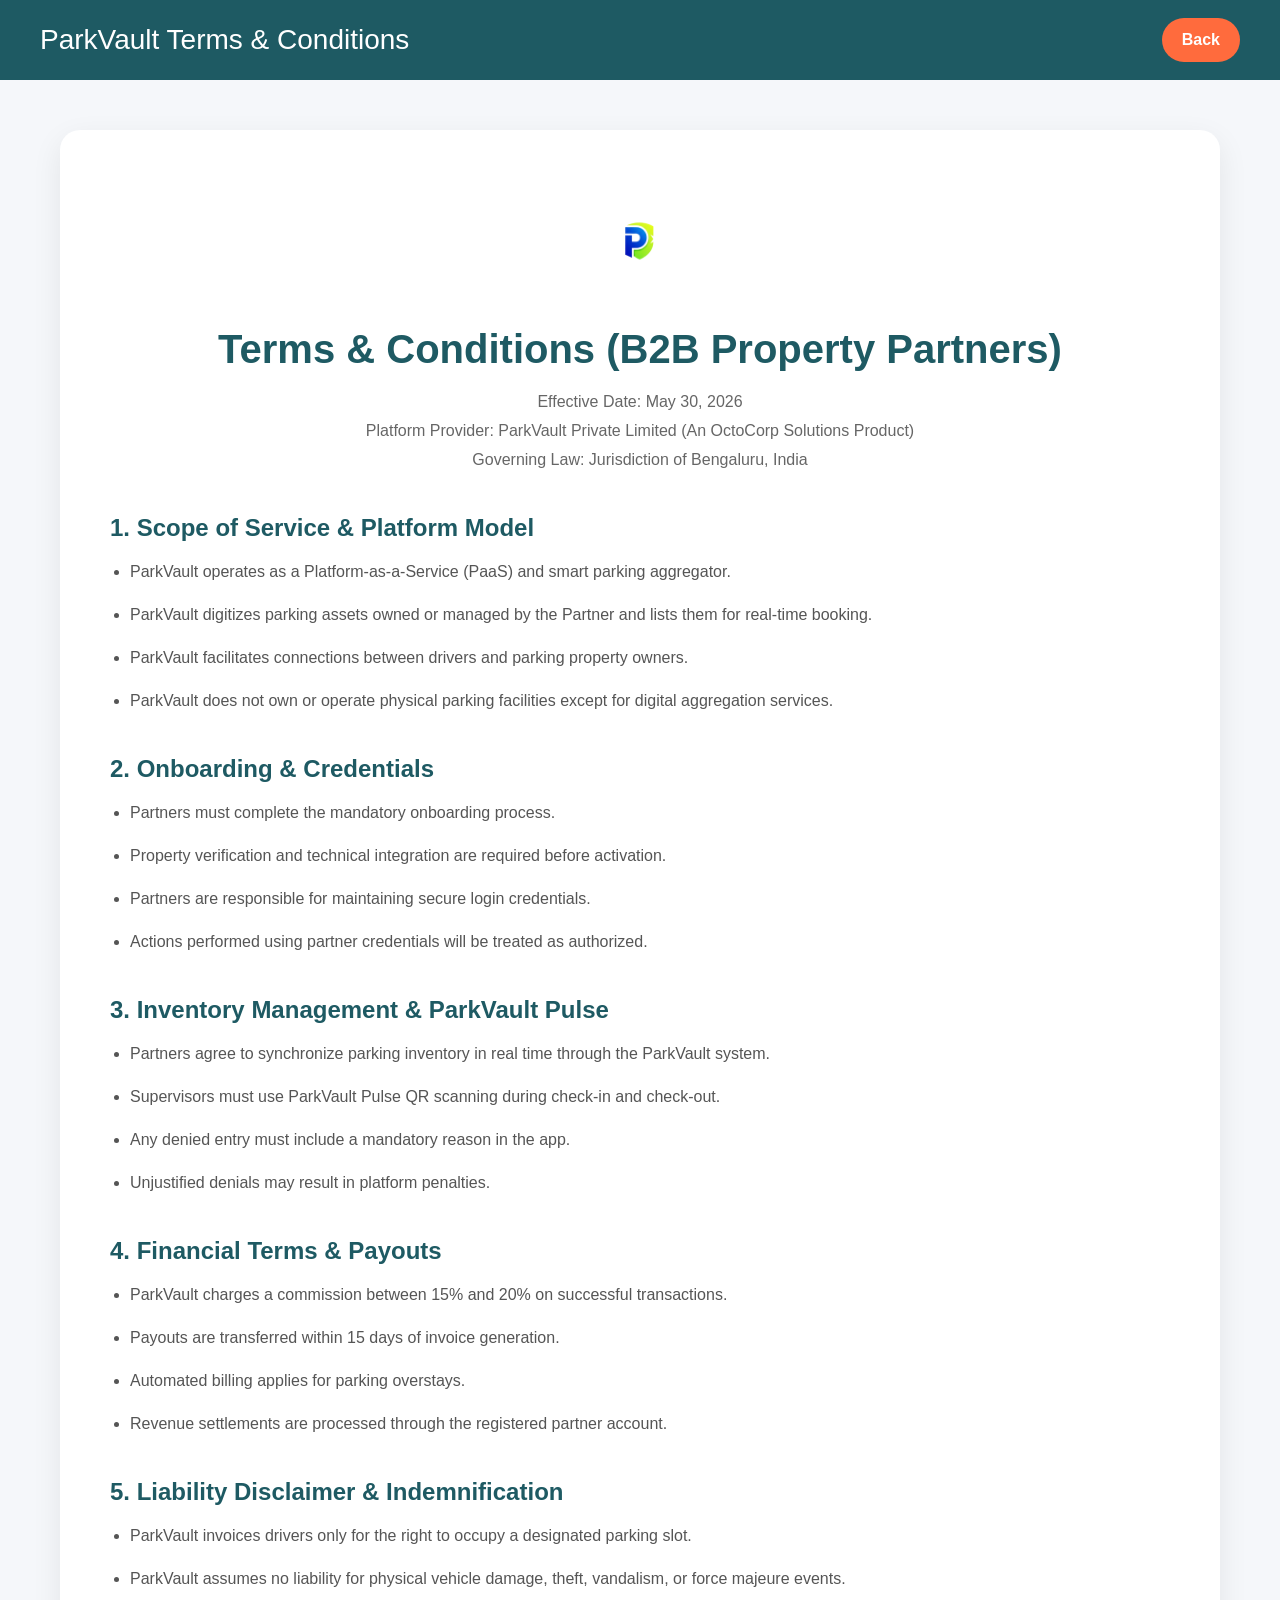
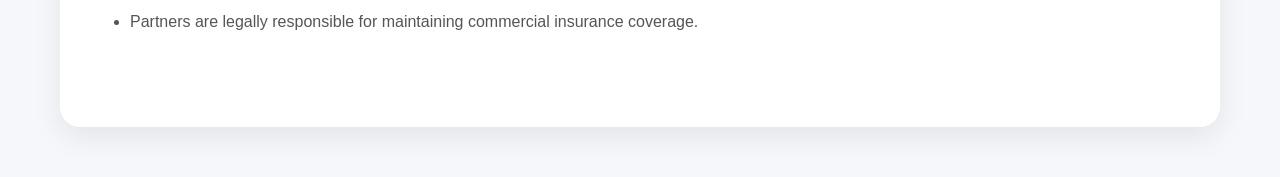
<file: owner-terms-and-conditions.html>
<!DOCTYPE html>
<html lang="en">

<head>

    <meta charset="UTF-8">

    <meta name="viewport"
          content="width=device-width, initial-scale=1.0">

    <title>Terms & Conditions - ParkVault</title>

    <link rel="shortcut icon"
          href="images/logo.png">

    <link rel="stylesheet"
          href="css/bootstrap.css">

    <link rel="stylesheet"
          href="css/font-awesome.min.css">

    <style>

        body{
            margin:0;
            padding:0;
            background:#f5f7fa;
            font-family:Arial,sans-serif;
        }

        /* HEADER */

        .top-header{
            background:#1e5a63;
            padding:18px 40px;
            display:flex;
            justify-content:space-between;
            align-items:center;
        }

        .top-header h2{
            color:white;
            margin:0;
            font-size:28px;
        }

        .back-btn{
            background:#ff6b3d;
            color:white;
            border:none;
            padding:10px 20px;
            border-radius:30px;
            cursor:pointer;
            font-weight:600;
            transition:0.3s;
        }

        .back-btn:hover{
            background:white;
            color:#1e5a63;
        }

        /* MAIN */

        .terms-container{
            max-width:1200px;
            margin:50px auto;
            padding:0 20px;
        }

        .terms-box{
            background:white;
            border-radius:20px;
            padding:50px;
            box-shadow:0 10px 30px rgba(0,0,0,0.08);
            animation:fadeUp 1s ease;
        }

        .terms-box img{
            width:120px;
            display:block;
            margin:0 auto 25px;
            animation:floatLogo 4s ease-in-out infinite;
        }

        .terms-box h1{
            text-align:center;
            color:#1e5a63;
            margin-bottom:15px;
            font-weight:700;
        }

        .terms-box .sub-text{
            text-align:center;
            color:#666;
            margin-bottom:40px;
            line-height:1.8;
        }

        .terms-section{
            margin-bottom:40px;
        }

        .terms-section h3{
            color:#1e5a63;
            margin-bottom:15px;
            font-size:24px;
            font-weight:700;
        }

        .terms-section p{
            color:#555;
            line-height:1.9;
            font-size:16px;
            margin-bottom:15px;
        }

        .terms-section ul{
            padding-left:20px;
        }

        .terms-section li{
            margin-bottom:14px;
            color:#555;
            line-height:1.8;
        }

        /* ANIMATIONS */

        @keyframes fadeUp{

            from{
                opacity:0;
                transform:translateY(40px);
            }

            to{
                opacity:1;
                transform:translateY(0);
            }

        }

        @keyframes floatLogo{

            0%{
                transform:translateY(0);
            }

            50%{
                transform:translateY(-10px);
            }

            100%{
                transform:translateY(0);
            }

        }

        /* RESPONSIVE */

        @media(max-width:768px){

            .top-header{
                flex-direction:column;
                gap:15px;
                text-align:center;
            }

            .terms-box{
                padding:30px 20px;
            }

            .terms-box h1{
                font-size:30px;
            }

            .terms-section h3{
                font-size:22px;
            }

        }

    </style>

</head>

<body>

    <!-- HEADER -->

    <div class="top-header">

        <h2>ParkVault Terms & Conditions</h2>

        <button class="back-btn"
                onclick="window.location.href='partner-dashboard.html'">

            Back

        </button>

    </div>

    <!-- MAIN -->

    <div class="terms-container">

        <div class="terms-box">

            <img src="images/logo.png"
                 alt="ParkVault Logo">

            <h1>
                Terms & Conditions (B2B Property Partners)
            </h1>

            <p class="sub-text">

                Effective Date: May 30, 2026 <br>

                Platform Provider:
                ParkVault Private Limited
                (An OctoCorp Solutions Product) <br>

                Governing Law:
                Jurisdiction of Bengaluru, India

            </p>

            <!-- SECTION 1 -->

            <div class="terms-section">

                <h3>
                    1. Scope of Service & Platform Model
                </h3>

                <ul>

                    <li>
                        ParkVault operates as a Platform-as-a-Service (PaaS)
                        and smart parking aggregator.
                    </li>

                    <li>
                        ParkVault digitizes parking assets owned or managed
                        by the Partner and lists them for real-time booking.
                    </li>

                    <li>
                        ParkVault facilitates connections between drivers
                        and parking property owners.
                    </li>

                    <li>
                        ParkVault does not own or operate physical parking
                        facilities except for digital aggregation services.
                    </li>

                </ul>

            </div>

            <!-- SECTION 2 -->

            <div class="terms-section">

                <h3>
                    2. Onboarding & Credentials
                </h3>

                <ul>

                    <li>
                        Partners must complete the mandatory onboarding process.
                    </li>

                    <li>
                        Property verification and technical integration
                        are required before activation.
                    </li>

                    <li>
                        Partners are responsible for maintaining
                        secure login credentials.
                    </li>

                    <li>
                        Actions performed using partner credentials
                        will be treated as authorized.
                    </li>

                </ul>

            </div>

            <!-- SECTION 3 -->

            <div class="terms-section">

                <h3>
                    3. Inventory Management & ParkVault Pulse
                </h3>

                <ul>

                    <li>
                        Partners agree to synchronize parking inventory
                        in real time through the ParkVault system.
                    </li>

                    <li>
                        Supervisors must use ParkVault Pulse
                        QR scanning during check-in and check-out.
                    </li>

                    <li>
                        Any denied entry must include
                        a mandatory reason in the app.
                    </li>

                    <li>
                        Unjustified denials may result
                        in platform penalties.
                    </li>

                </ul>

            </div>

            <!-- SECTION 4 -->

            <div class="terms-section">

                <h3>
                    4. Financial Terms & Payouts
                </h3>

                <ul>

                    <li>
                        ParkVault charges a commission
                        between 15% and 20%
                        on successful transactions.
                    </li>

                    <li>
                        Payouts are transferred within
                        15 days of invoice generation.
                    </li>

                    <li>
                        Automated billing applies
                        for parking overstays.
                    </li>

                    <li>
                        Revenue settlements are processed
                        through the registered partner account.
                    </li>

                </ul>

            </div>

            <!-- SECTION 5 -->

            <div class="terms-section">

                <h3>
                    5. Liability Disclaimer & Indemnification
                </h3>

                <ul>

                    <li>
                        ParkVault invoices drivers
                        only for the right to occupy
                        a designated parking slot.
                    </li>

                    <li>
                        ParkVault assumes no liability
                        for physical vehicle damage,
                        theft, vandalism, or force majeure events.
                    </li>

                    <li>
                        Partners are legally responsible
                        for maintaining commercial insurance coverage.
                    </li>

                </ul>

            </div>

        </div>

    </div>

</body>

</html>
</file>
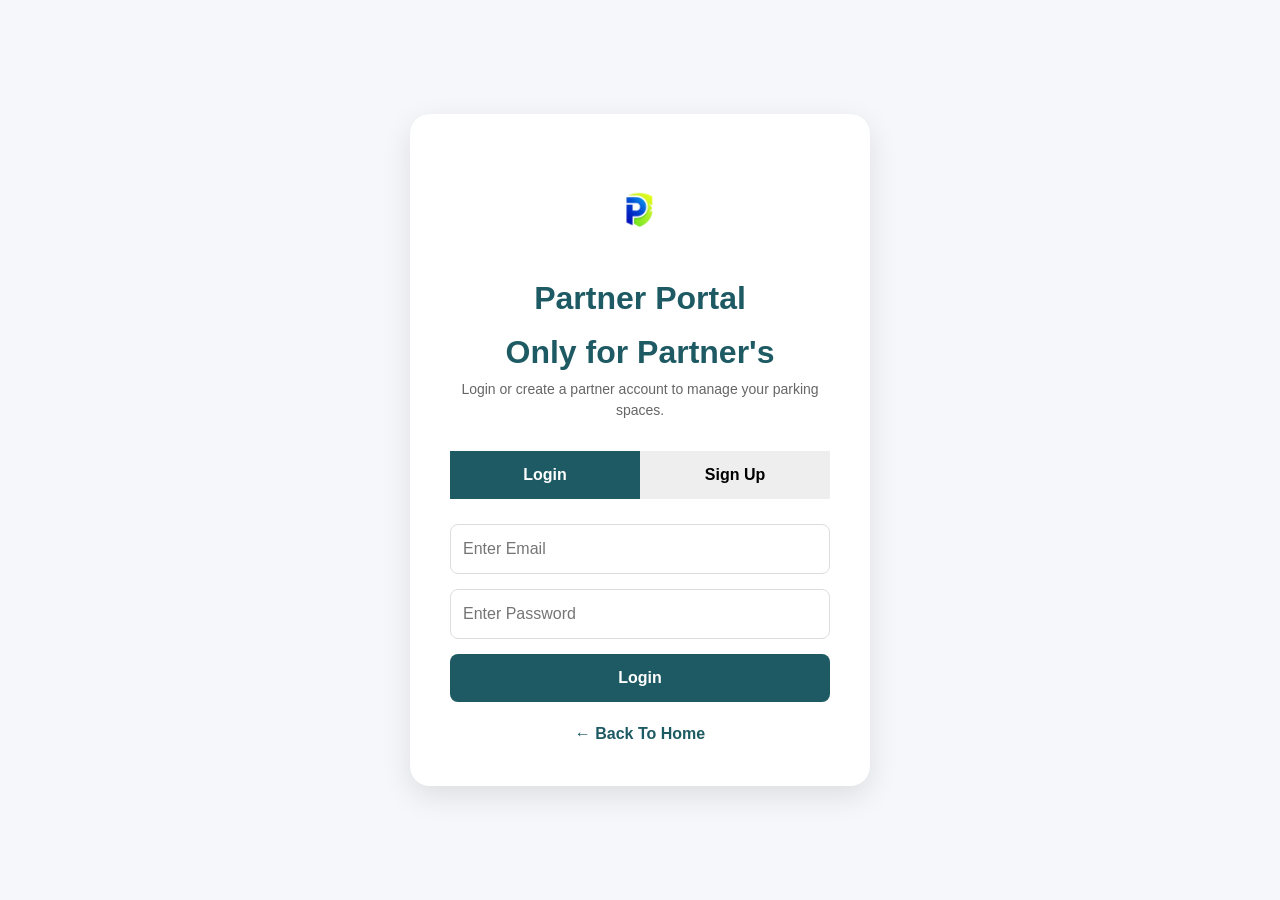
<file: partner-auth.html>
<!DOCTYPE html>
<html lang="en">

<head>

    <meta charset="UTF-8">

    <meta name="viewport" content="width=device-width, initial-scale=1.0">

    <title>Partner Portal - ParkVault</title>

    <link rel="shortcut icon" href="images/logo.png">

    <link rel="stylesheet" href="css/bootstrap.css">

    <link rel="stylesheet" href="css/font-awesome.min.css">

    <style>
        body {
            margin: 0;
            padding: 0;
            font-family: Arial, sans-serif;
            background: #f5f7fa;
        }

        .auth-container {
            min-height: 100vh;
            display: flex;
            justify-content: center;
            align-items: center;
            padding: 40px 20px;
        }

        .auth-box {
            width: 460px;
            max-width: 100%;
            background: white;
            border-radius: 20px;
            padding: 40px;
            box-shadow: 0 10px 30px rgba(0, 0, 0, 0.1);
        }

        .logo-box {
            text-align: center;
            margin-bottom: 30px;
        }

        .logo-box img {
            width: 110px;
        }

        .logo-box h2 {
            margin-top: 15px;
            color: #1e5a63;
            font-weight: 700;
        }

        .logo-box p {
            color: #666;
            font-size: 14px;
        }

        .form-tabs {
            display: flex;
            margin-bottom: 25px;
        }

        .form-tabs button {
            flex: 1;
            padding: 12px;
            border: none;
            background: #eee;
            cursor: pointer;
            font-weight: 600;
            transition: 0.3s;
        }

        .form-tabs button.active {
            background: #1e5a63;
            color: white;
        }

        .auth-form {
            display: none;
        }

        .auth-form.active {
            display: block;
        }

        .auth-form input {
            width: 100%;
            padding: 12px;
            margin-bottom: 15px;
            border: 1px solid #ddd;
            border-radius: 8px;
            outline: none;
        }

        .auth-form button {
            width: 100%;
            padding: 12px;
            border: none;
            border-radius: 8px;
            background: #1e5a63;
            color: white;
            font-weight: 600;
            transition: 0.3s;
        }

        .auth-form button:hover {
            background: #ff6b3d;
        }

        .back-home {
            text-align: center;
            margin-top: 20px;
        }

        .back-home a {
            color: #1e5a63;
            text-decoration: none;
            font-weight: 600;
        }

        .back-home a:hover {
            color: #ff6b3d;
        }
    </style>

</head>

<body>

    <div class="auth-container">

        <div class="auth-box">

            <!-- LOGO -->

            <div class="logo-box">

                <img src="images/logo.png" alt="ParkVault Logo">

                <h2>Partner Portal</h2>
                <h2>Only for Partner's</h2>

                <p>
                    Login or create a partner account
                    to manage your parking spaces.
                </p>

            </div>

            <!-- TABS -->

            <div class="form-tabs">

                <button id="loginTab" class="active" type="button" onclick="showLogin()">

                    Login

                </button>

                <button id="signupTab" type="button" onclick="showSignup()">

                    Sign Up

                </button>

            </div>

            <!-- LOGIN FORM -->

            <form id="loginForm" class="auth-form active">

                <input type="email" id="loginEmail" placeholder="Enter Email" required>

                <input type="password" id="loginPassword" placeholder="Enter Password" required>

                <button type="submit">

                    Login

                </button>

            </form>

            <!-- SIGNUP FORM -->

            <form id="signupForm" class="auth-form">

                <!-- STEP 1 -->

                <div id="signupStep1">

                    <input type="text" id="signupName" placeholder="Enter Name" required>

                    <input type="email" id="signupEmail" placeholder="Enter Email" required>

                    <input type="password" id="signupPassword" placeholder="Enter Password" required>

                    <button type="button" onclick="nextSignupStep()">

                        Next

                    </button>

                </div>

                <!-- STEP 2 -->

                <div id="signupStep2" style="display:none;">

                    <input type="text" id="signupAddress" placeholder="Enter Address" required>

                    <input type="text" id="signupCity" placeholder="Enter City" required>

                    <input type="text" id="signupState" placeholder="Enter State" required>

                    <input type="tel" id="signupPhone" placeholder="Enter Phone Number" required>

                    <button type="submit">

                        Create Account

                    </button>

                </div>

            </form>

            <!-- BACK -->

            <div class="back-home">

                <a href="index.html">

                    ← Back To Home

                </a>

            </div>

        </div>

    </div>

    <script>

        /* ===== TAB SWITCH ===== */

        function showLogin() {

            document.getElementById("loginForm")
                .classList.add("active");

            document.getElementById("signupForm")
                .classList.remove("active");

            document.getElementById("loginTab")
                .classList.add("active");

            document.getElementById("signupTab")
                .classList.remove("active");

        }

        function showSignup() {

            document.getElementById("signupForm")
                .classList.add("active");

            document.getElementById("loginForm")
                .classList.remove("active");

            document.getElementById("signupTab")
                .classList.add("active");

            document.getElementById("loginTab")
                .classList.remove("active");

            document.getElementById("signupStep1")
                .style.display = "block";

            document.getElementById("signupStep2")
                .style.display = "none";

        }

        /* ===== NEXT STEP ===== */

        function nextSignupStep() {

            const name =
                document.getElementById("signupName").value.trim();

            const email =
                document.getElementById("signupEmail").value.trim();

            const password =
                document.getElementById("signupPassword").value.trim();

            if (
                name === "" ||
                email === "" ||
                password === ""
            ) {

                alert("Please fill all fields");

                return;
            }

            document.getElementById("signupStep1")
                .style.display = "none";

            document.getElementById("signupStep2")
                .style.display = "block";

        }

        /* ===== SIGNUP ===== */

        document.getElementById("signupForm")
            .addEventListener("submit", function (e) {

                e.preventDefault();

                const userData = {

                    name:
                        document.getElementById("signupName").value,

                    email:
                        document.getElementById("signupEmail").value,

                    password:
                        document.getElementById("signupPassword").value,

                    address:
                        document.getElementById("signupAddress").value,

                    city:
                        document.getElementById("signupCity").value,

                    state:
                        document.getElementById("signupState").value,

                    phone:
                        document.getElementById("signupPhone").value

                };

                localStorage.setItem(
                    "partnerUser",
                    JSON.stringify(userData)
                );

                alert(
                    "Signup Successful! Please login to continue."
                );

                document.getElementById("signupForm").reset();

                document.getElementById("signupStep1")
                    .style.display = "block";

                document.getElementById("signupStep2")
                    .style.display = "none";

                showLogin();

            });

        /* ===== LOGIN ===== */

        document.getElementById("loginForm")
            .addEventListener("submit", function (e) {

                e.preventDefault();

                const email =
                    document.getElementById("loginEmail").value;

                const password =
                    document.getElementById("loginPassword").value;

                const storedUser =
                    JSON.parse(localStorage.getItem("partnerUser"));

                if (
                    storedUser &&
                    storedUser.email === email &&
                    storedUser.password === password
                ) {

                    window.location.href =
                        "partner-dashboard.html";

                }

                else {

                    alert("Invalid Email or Password");

                }

            });

    </script>

</body>

</html>
</file>
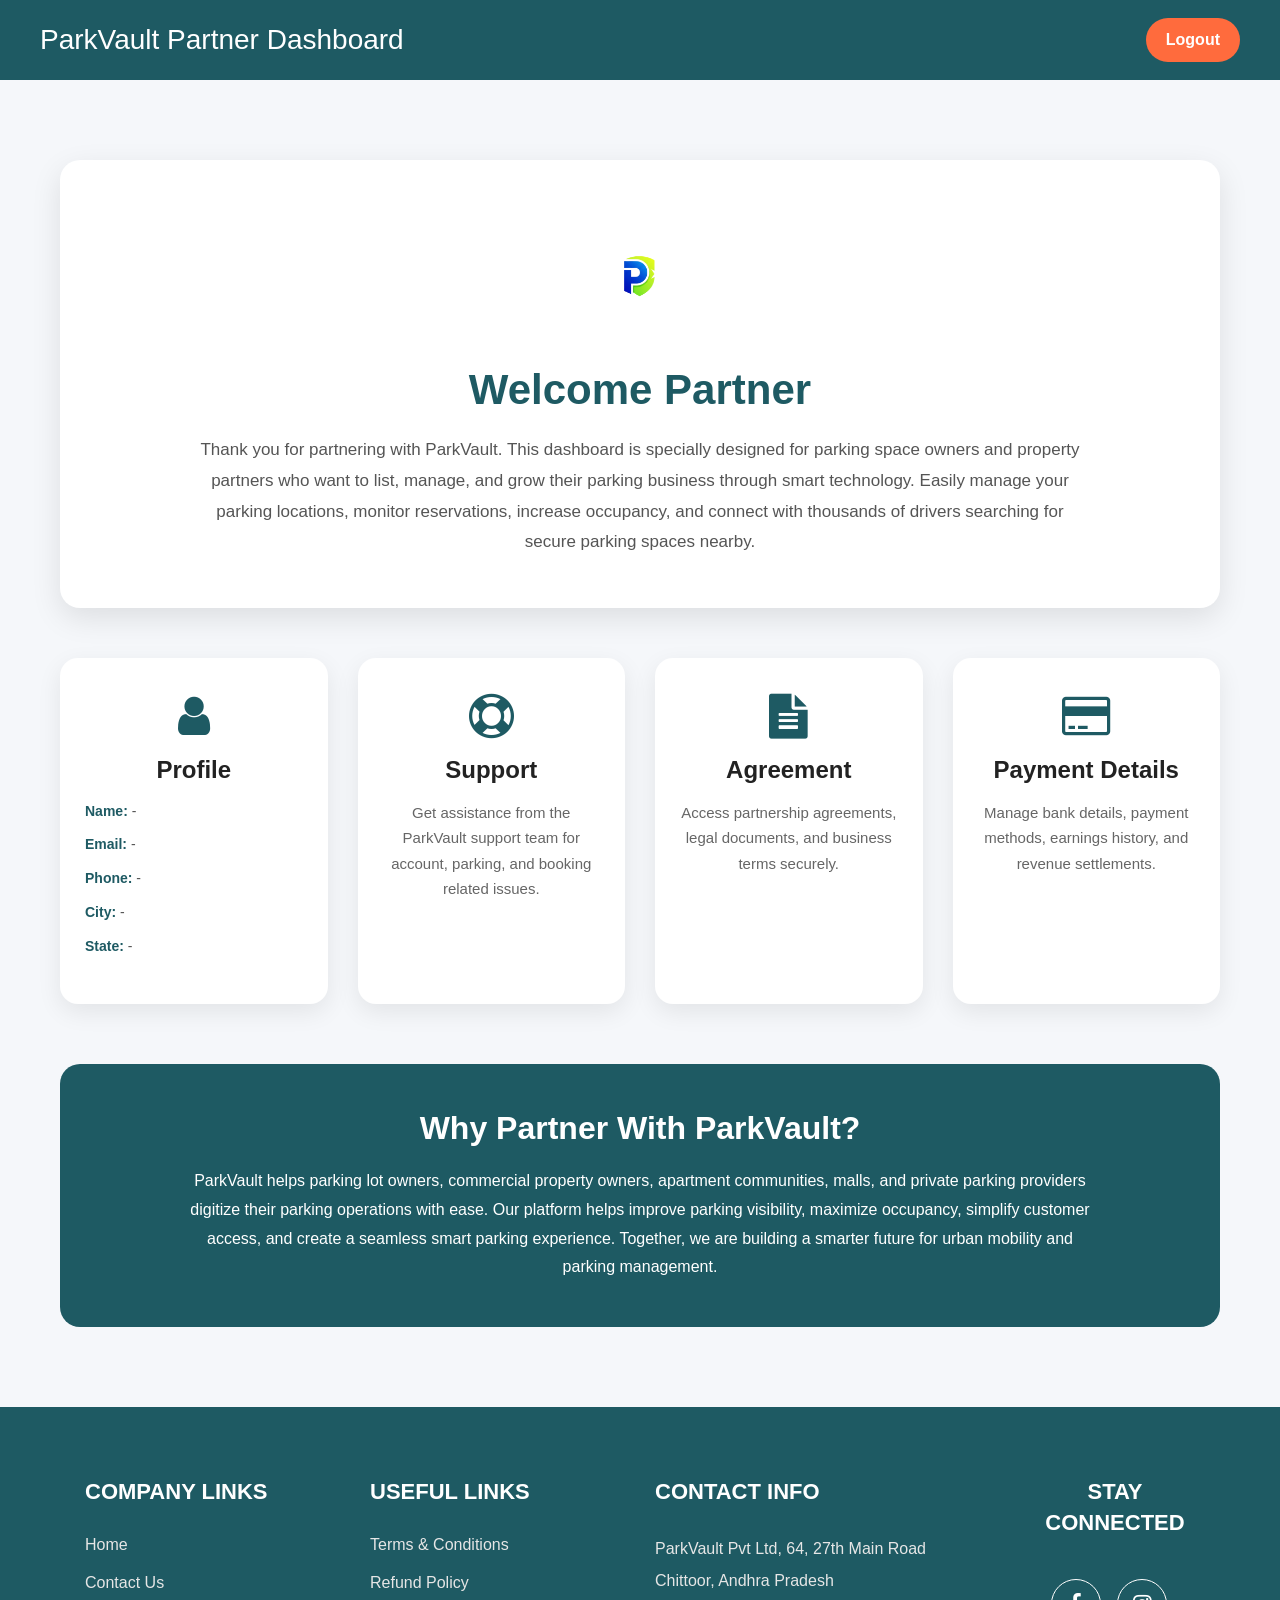
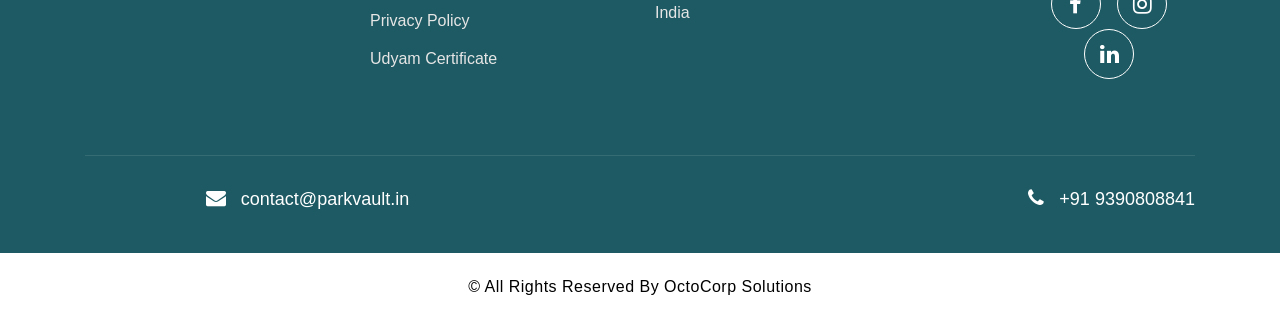
<file: partner-dashboard.html>
<!DOCTYPE html>
<html lang="en">

<head>

    <meta charset="UTF-8">
    <meta name="viewport" content="width=device-width, initial-scale=1.0">

    <title>Partner Dashboard - ParkVault</title>

    <link rel="shortcut icon" href="images/logo.png">

    <link rel="stylesheet" href="css/bootstrap.css">
    <link rel="stylesheet" href="css/font-awesome.min.css">

    <style>
        body {
            margin: 0;
            padding: 0;
            font-family: Arial, sans-serif;
            background: #f5f7fa;
        }

        /* ===== HEADER ===== */

        .dashboard-header {
            background: #1e5a63;
            padding: 18px 40px;
            display: flex;
            justify-content: space-between;
            align-items: center;
        }

        .dashboard-header h2 {
            color: #fff;
            margin: 0;
            font-size: 28px;
        }

        .logout-btn {
            background: #ff6b3d;
            color: white;
            border: none;
            padding: 10px 20px;
            border-radius: 30px;
            cursor: pointer;
            font-weight: 600;
            transition: 0.3s;
        }

        .logout-btn:hover {
            background: white;
            color: #1e5a63;
        }

        /* ===== CONTAINER ===== */

        .dashboard-container {
            max-width: 1200px;
            margin: 60px auto;
            padding: 20px;
        }

        /* ===== WELCOME BOX ===== */

        .welcome-box {
            background: white;
            border-radius: 20px;
            padding: 50px 40px;
            box-shadow: 0 10px 30px rgba(0, 0, 0, 0.1);
            text-align: center;
        }

        .welcome-box img {
            width: 130px;
            margin-bottom: 25px;
        }

        .welcome-box h1 {
            color: #1e5a63;
            margin-bottom: 20px;
            font-size: 42px;
            font-weight: 700;
        }

        .welcome-box p {
            color: #555;
            font-size: 17px;
            line-height: 1.8;
            max-width: 900px;
            margin: auto;
        }

        /* ===== INFO CARDS ===== */

        .info-cards {
            margin-top: 50px;
        }

        .card-box {
            background: white;
            padding: 35px 25px;
            border-radius: 18px;
            text-align: center;
            box-shadow: 0 8px 25px rgba(0, 0, 0, 0.08);
            transition: 0.3s;
            height: 100%;
        }

        .card-box:hover {
            transform: translateY(-10px);
        }

        .card-box i {
            font-size: 45px;
            color: #1e5a63;
            margin-bottom: 18px;
        }

        .card-box h4 {
            margin-bottom: 15px;
            color: #222;
            font-weight: 700;
        }

        .card-box p {
            color: #666;
            font-size: 15px;
            line-height: 1.7;
        }

        /* ===== PARTNER BENEFITS ===== */

        .benefits-section {
            margin-top: 60px;
        }

        .benefits-box {
            background: #1e5a63;
            color: white;
            padding: 45px;
            border-radius: 20px;
            text-align: center;
        }

        .benefits-box h2 {
            margin-bottom: 20px;
            font-weight: 700;
        }

        .benefits-box p {
            font-size: 16px;
            line-height: 1.8;
            max-width: 900px;
            margin: auto;
        }

        /* ===== RESPONSIVE ===== */

        @media(max-width:768px) {

            .dashboard-header {
                flex-direction: column;
                gap: 15px;
                text-align: center;
            }

            .welcome-box h1 {
                font-size: 32px;
            }

            .card-box {
                margin-bottom: 25px;
            }

        }

        /* ===== PROFILE CARD ===== */

.profile-card .profile-details{
    margin-top: 15px;
    text-align: left;
}

.profile-card .profile-details p{
    margin-bottom: 10px;
    font-size: 14px;
    color: #555;
    line-height: 1.7;
    word-break: break-word;
}

.profile-card .profile-details strong{
    color: #1e5a63;
}


        /* ===== INFO SECTION ===== */

        .info_section {
            background: #1e5a63;
            padding: 70px 0 40px;
            color: #ffffff;
        }

        /* ROW SPACING */

        .footer_row {
            display: flex;
            align-items: flex-start;
            justify-content: space-between;
        }

        /* FOOTER COLUMN */

        .footer_col {
            margin-bottom: 30px;
        }

        /* FOOTER TITLES */

        .footer_title {
            font-size: 22px;
            font-weight: 700;
            color: #ffffff;
            margin-bottom: 25px;
            text-transform: uppercase;
            line-height: 1.4;
        }

        /* FOOTER LINKS */

        .footer_links {
            list-style: none;
            padding: 0;
            margin: 0;
        }

        .footer_links li {
            margin-bottom: 14px;
        }

        .footer_links a {
            color: #e6e6e6;
            text-decoration: none;
            font-size: 16px;
            transition: 0.3s;
        }

        .footer_links a:hover {
            color: #ffffff;
            padding-left: 6px;
        }

        /* CONTACT INFO */

        .contact_box p {
            color: #e6e6e6;
            font-size: 16px;
            line-height: 2;
            margin: 0;
        }

        /* SOCIAL ICONS */

        .social_box {
            margin-top: 15px;
        }

        .social_box a {
            display: inline-flex;
            align-items: center;
            justify-content: center;
            width: 50px;
            height: 50px;
            border: 1.5px solid #ffffff;
            border-radius: 50%;
            color: #ffffff;
            font-size: 22px;
            margin-right: 12px;
            transition: 0.3s;
            text-decoration: none;
        }

        .social_box a:hover {
            background: #ffffff;
            color: #1e5a63;
            transform: translateY(-5px);
        }

        /* HORIZONTAL LINE */

        .info_section hr {
            border-color: rgba(255, 255, 255, 0.1);
            margin: 40px 0 30px;
        }

        /* BOTTOM BAR */

        .bottom_bar {
            display: flex;
            justify-content: space-between;
            align-items: center;
        }

        /* CONTACT ITEMS */

        .contact_item {
            color: #ffffff;
            font-size: 18px;
            font-weight: 500;
        }

        .contact_item i {
            margin-right: 10px;
            font-size: 20px;
        }

        .contact_item a {
            color: #ffffff;
            text-decoration: none;
        }

        .contact_item a:hover {
            color: #ff6b3d;
        }

        /* RESPONSIVE */

        @media(max-width:991px) {

            .footer_row {
                row-gap: 30px;
            }

            .footer_title {
                font-size: 20px;
            }

        }

        @media(max-width:768px) {

            .footer_row {
                text-align: center;
            }

            .social_box {
                justify-content: center;
            }

            .bottom_bar {
                flex-direction: column;
                gap: 20px;
                text-align: center;
            }

            .text-right {
                text-align: center !important;
            }

        }

        .footer_title {
            position: relative;
            display: inline-block;
        }

        .footer_title::after {
            content: "";
            position: absolute;
            width: 0%;
            height: 3px;
            background: #ff6b3d;
            left: 0;
            bottom: -6px;
            transition: 0.4s;
        }

        .footer_col:hover .footer_title::after {
            width: 100%;
        }


        /* ===== FOOTER SECTION ===== */

        .footer_section {
            background: #ffffff;
            padding: 22px 15px;
            text-align: center;
            position: relative;
            overflow: hidden;
        }

        /* FOOTER TEXT */

        .footer_section p {
            margin: 0;
            color: #000000;
            font-size: 16px;
            font-weight: 500;
            letter-spacing: 0.5px;
            transition: 0.3s ease;
        }

        /* HOVER EFFECT */

        .footer_section:hover p {
            color: #ff6b3d;
            transform: scale(1.02);
        }

        /* TOP BORDER ANIMATION */

        .footer_section::before {
            content: "";
            position: absolute;
            top: 0;
            left: 50%;
            width: 0%;
            height: 3px;
            background: #ff6b3d;
            transform: translateX(-50%);
            transition: 0.5s ease;
        }

        .footer_section:hover::before {
            width: 100%;
        }

        /* FADE ANIMATION */

        .footer_section {
            animation: footerFade 1.2s ease;
        }

        /* RESPONSIVE */

        @media(max-width:768px) {

            .footer_section {
                padding: 18px 10px;
            }

            .footer_section p {
                font-size: 14px;
                line-height: 1.7;
            }

        }

        /* KEYFRAMES */

        @keyframes footerFade {

            from {
                opacity: 0;
                transform: translateY(20px);
            }

            to {
                opacity: 1;
                transform: translateY(0);
            }

        }


        /* ===== AGREEMENT MENU ===== */

.agreement-menu{
    display: none;
    margin-top: 15px;
    background: white;
    border-radius: 15px;
    overflow: hidden;
    box-shadow: 0 10px 25px rgba(0,0,0,0.08);
    animation: fadeDown 0.4s ease;
}

.agreement-menu a{
    display: block;
    padding: 14px 18px;
    color: #1e5a63;
    text-decoration: none;
    font-weight: 600;
    border-bottom: 1px solid #f1f1f1;
    transition: 0.3s ease;
}

.agreement-menu a:last-child{
    border-bottom: none;
}

.agreement-menu a:hover{
    background: #1e5a63;
    color: white;
    padding-left: 24px;
}

/* ANIMATION */

@keyframes fadeDown{

    from{
        opacity: 0;
        transform: translateY(-10px);
    }

    to{
        opacity: 1;
        transform: translateY(0);
    }

}
    </style>

</head>

<body>

    <!-- ===== HEADER ===== -->

    <div class="dashboard-header">

        <h2>ParkVault Partner Dashboard</h2>

        <button class="logout-btn" onclick="logout()">
            Logout
        </button>

    </div>

    <!-- ===== MAIN CONTENT ===== -->

    <div class="dashboard-container">

        <!-- ===== WELCOME SECTION ===== -->

        <div class="welcome-box">

            <img src="images/logo.png" alt="ParkVault Logo">

            <h1 id="welcomeText">Welcome Partner</h1>

            <p>
                Thank you for partnering with ParkVault.
                This dashboard is specially designed for parking space owners and property partners
                who want to list, manage, and grow their parking business through smart technology.
                Easily manage your parking locations, monitor reservations, increase occupancy,
                and connect with thousands of drivers searching for secure parking spaces nearby.
            </p>

        </div>

        <!-- ===== FEATURES ===== -->

        <div class="row info-cards">

    <!-- PROFILE -->

<div class="col-md-3 col-sm-6">

    <div class="card-box profile-card">

        <i class="fa fa-user"></i>

        <h4>Profile</h4>

        <div class="profile-details">

            <p>
                <strong>Name:</strong>
                <span id="profileName">-</span>
            </p>

            <p>
                <strong>Email:</strong>
                <span id="profileEmail">-</span>
            </p>

            <p>
                <strong>Phone:</strong>
                <span id="profilePhone">-</span>
            </p>

            <p>
                <strong>City:</strong>
                <span id="profileCity">-</span>
            </p>

            <p>
                <strong>State:</strong>
                <span id="profileState">-</span>
            </p>

        </div>

    </div>

</div>

    <!-- SUPPORT -->

    <div class="col-md-3 col-sm-6">

        <div class="card-box">

            <i class="fa fa-life-ring"></i>

            <h4>Support</h4>

            <p>
                Get assistance from the ParkVault support team
                for account, parking, and booking related issues.
            </p>

        </div>

    </div>

    <!-- AGREEMENT -->

<div class="col-md-3 col-sm-6">

    <div class="card-box agreement-card"
         onclick="toggleAgreementMenu()">

        <i class="fa fa-file-text"></i>

        <h4>Agreement</h4>

        <p>
            Access partnership agreements,
            legal documents, and business terms securely.
        </p>

    </div>

    <!-- DROPDOWN MENU -->

    <div class="agreement-menu"
         id="agreementMenu">

        <a href="owner-terms-and-conditions.html">

            Terms & Conditions

        </a>

        <a href="owner-refund-policy.html">

            Refund Policy

        </a>

        <a href="owner-privacy-policy.html">

            Privacy Policy

        </a>

    </div>

</div>

    <!-- PAYMENT DETAILS -->

    <div class="col-md-3 col-sm-6">

        <div class="card-box">

            <i class="fa fa-credit-card"></i>

            <h4>Payment Details</h4>

            <p>
                Manage bank details, payment methods,
                earnings history, and revenue settlements.
            </p>

        </div>

    </div>

</div>

        <!-- ===== BENEFITS SECTION ===== -->

        <div class="benefits-section">

            <div class="benefits-box">

                <h2>Why Partner With ParkVault?</h2>

                <p>
                    ParkVault helps parking lot owners, commercial property owners,
                    apartment communities, malls, and private parking providers
                    digitize their parking operations with ease.
                    Our platform helps improve parking visibility, maximize occupancy,
                    simplify customer access, and create a seamless smart parking experience.
                    Together, we are building a smarter future for urban mobility and parking management.
                </p>

            </div>

        </div>

    </div>

    <section class="info_section">

        <div class="container">

            <div class="row footer_row">

                <div class="col-md-3 footer_col" data-aos="fade-up">

                    <h4 class="footer_title">Company Links</h4>

                    <ul class="footer_links">
                        <li><a href="index.html">Home</a></li>
                        <!-- <li><a href="about.html">About Us</a></li> -->
                        <!-- <li><a href="careers.html">Careers</a></li> -->
                        <li><a href="contact.html">Contact Us</a></li>

                    </ul>

                </div>


                <div class="col-md-3 footer_col" data-aos="fade-up" data-aos-delay="150">

    <h4 class="footer_title">
        Useful Links
    </h4>

    <ul class="footer_links">

        <li>
            <a href="owner-terms-and-conditions.html">

                Terms & Conditions

            </a>
        </li>

        <li>
            <a href="owner-refund-policy.html">

                Refund Policy

            </a>
        </li>

        <li>
            <a href="owner-privacy-policy.html">

                Privacy Policy

            </a>
        </li>

        <li>
            <a href="documents/PV udyam certificate.pdf"
               target="_blank">

                Udyam Certificate

            </a>
        </li>

    </ul>

</div>


                <div class="col-md-4 footer_col contact_box" data-aos="fade-up" data-aos-delay="300">

                    <h4 class="footer_title">Contact Info</h4>

                    <p>
                        ParkVault Pvt Ltd, 64, 27th Main Road <br>
                        Chittoor, Andhra Pradesh <br>
                        India
                    </p>

                </div>


                <div class="col-md-2 footer_col text-center" data-aos="fade-up" data-aos-delay="450">

                    <h4 class="footer_title">Stay Connected</h4>

                    <div class="social_box">

                        <a href="https://www.facebook.com/ParkVaultOfficial/"><i class="fa fa-facebook"></i></a>
                        <a href="https://www.instagram.com/parkvaultofficial/"><i class="fa fa-instagram"></i></a>
                        <a href="https://www.linkedin.com/company/parkvault-private-limited/"><i
                                class="fa fa-linkedin"></i></a>

                    </div>

                </div>

            </div>


            <hr>


            <div class="row bottom_bar">


                <div class="col-md-5 text-center contact_item">
                    <i class="fa fa-envelope"></i>
                    <a href="mailto: contact@parkvault.in" style="color: inherit; text-decoration: none;">
                        contact@parkvault.in
                    </a>
                </div>

                <div class="col-md-5 text-right contact_item">
                    <i class="fa fa-phone"></i>
                    <a href="tele: +91 9390808841" style="color: inherit; text-decoration: none;">
                        +91 9390808841
                    </a>
                </div>
            </div>

        </div>

    </section>


    <footer class="footer_section">

        <div class="container">

            <p>

                © <span id="displayYear"></span> All Rights Reserved By OctoCorp Solutions

            </p>

        </div>

    </footer>

    <!-- ===== SCRIPT ===== -->

    <script>

    const user =
        JSON.parse(localStorage.getItem("partnerUser"));

    if(user){

        /* WELCOME TEXT */

        document.getElementById("welcomeText")
            .innerHTML =
            "Welcome, " + user.name;

        /* PROFILE DETAILS */

        document.getElementById("profileName")
            .innerHTML = user.name;

        document.getElementById("profileEmail")
            .innerHTML = user.email;

        document.getElementById("profilePhone")
            .innerHTML = user.phone;

        document.getElementById("profileCity")
            .innerHTML = user.city;

        document.getElementById("profileState")
            .innerHTML = user.state;

    }

    function logout(){

        window.location.href = "index.html";

    }


    function toggleAgreementMenu(){

        const menu =
            document.getElementById("agreementMenu");

        if(menu.style.display === "block"){

            menu.style.display = "none";

        }

        else{

            menu.style.display = "block";

        }

    }


</script>

</body>

</html>
</file>
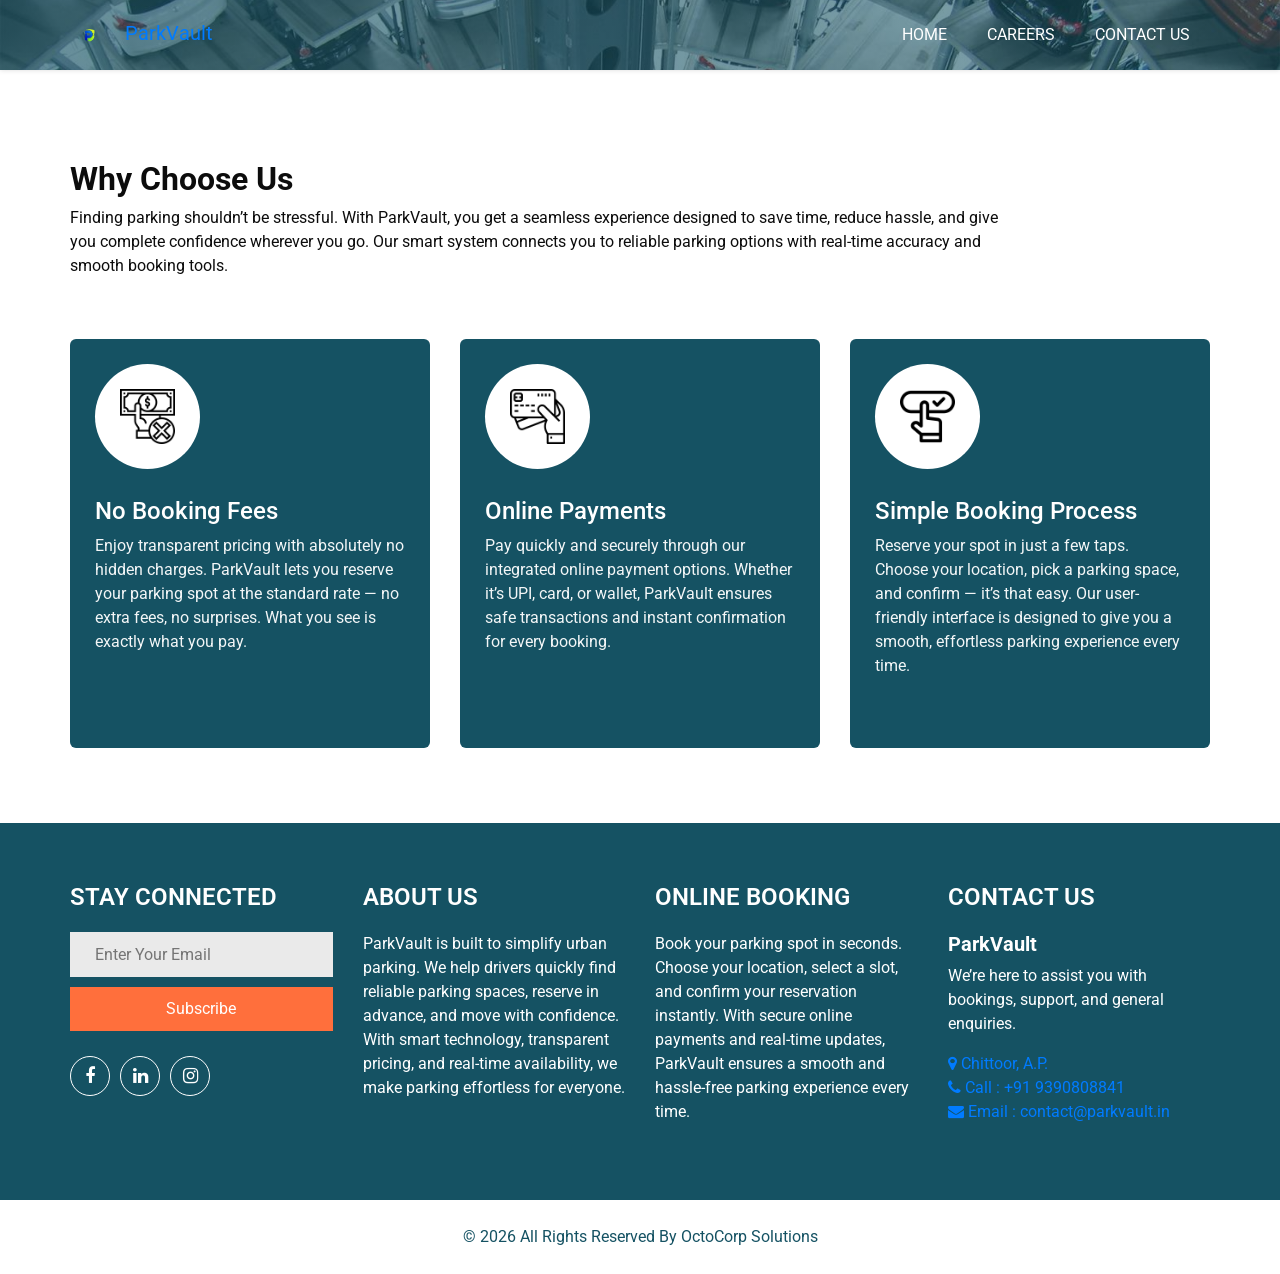
<file: why.html>
<!DOCTYPE html>
<html>

<head>
  <!-- Basic -->
  <meta charset="utf-8" />
  <meta http-equiv="X-UA-Compatible" content="IE=edge" />
  <!-- Mobile Metas -->
  <meta name="viewport" content="width=device-width, initial-scale=1, shrink-to-fit=no" />
  <!-- Site Metas -->
  <meta name="keywords" content="" />
  <meta name="description" content="" />
  <meta name="author" content="" />
  <link rel="shortcut icon" href="images/logo.png" type="image/x-icon">

  <title>ParkVault</title>


  <!-- bootstrap core css -->
  <link rel="stylesheet" type="text/css" href="css/bootstrap.css" />

  <!-- fonts style -->
  <link href="https://fonts.googleapis.com/css2?family=Roboto:wght@400;500;700;900&display=swap" rel="stylesheet">

  <!-- nice selecy -->
  <link rel="stylesheet" href="css/nice-select.min.css">

  <!--owl slider stylesheet -->
  <link rel="stylesheet" type="text/css"
    href="https://cdnjs.cloudflare.com/ajax/libs/OwlCarousel2/2.3.4/assets/owl.carousel.min.css" />

  <!-- font awesome style -->
  <link href="css/font-awesome.min.css" rel="stylesheet" />

  <!-- Custom styles for this template -->
  <link href="css/style.css" rel="stylesheet" />
  <!-- responsive style -->
  <link href="css/responsive.css" rel="stylesheet" />

</head>

<body class="sub_page">

  <div class="hero_area">
    <div class="bg-box">
      <img src="images/slider-bg.jpg" alt="">
    </div>
    <!-- header section strats -->
    <header class="header_section">
      <div class="container">
        <nav class="navbar navbar-expand-lg custom_nav-container ">
          <a class="navbar-brand" href="index.html">
            <img src="images/logo.png" alt="ParkVault Logo" class="navbar-logo">
            <span>
              ParkVault
            </span>
          </a>

          <button class="navbar-toggler" type="button" data-toggle="collapse" data-target="#navbarSupportedContent"
            aria-controls="navbarSupportedContent" aria-expanded="false" aria-label="Toggle navigation">
            <span class=""> </span>
          </button>

          <div class="collapse navbar-collapse" id="navbarSupportedContent">
            <ul class="navbar-nav">
              <li class="nav-item">
                <a class="nav-link" href="index.html">Home </a>
              </li>
              <!-- <li class="nav-item">
                <a class="nav-link" href="about.html"> About</a>
              </li>
              
              <li class="nav-item active">
                <a class="nav-link" href="why.html">Why Us <span class="sr-only">(current)</span></a>
              
              </li> -->

              <li class="nav-item">
                <a class="nav-link" href="careers.html">Careers</a>
              </li>

              <li class="nav-item">
                <a class="nav-link" href="contact.html">Contact US</a>
              </li>


            </ul>

          </div>
        </nav>
      </div>
    </header>
    <!-- end header section -->
  </div>

  <!-- why section -->

  <section class="why_section layout_padding">
    <div class="container">
      <div class="col-md-10 px-0">
        <div class="heading_container">
          <h2>
            Why Choose Us
          </h2>
          <p>
            Finding parking shouldn’t be stressful. With ParkVault, you get a seamless experience designed to save time,
            reduce hassle, and give you complete confidence wherever you go. Our smart system connects you to reliable
            parking options with real-time accuracy and smooth booking tools.
          </p>
        </div>
      </div>
      <div class="row">
        <div class="col-md-6 col-lg-4 mx-auto">
          <div class="box">
            <div class="img-box">
              <img src="images/w1.png" alt="">
            </div>
            <div class="detail-box">
              <h4>
                No Booking Fees
              </h4>
              <p>
                Enjoy transparent pricing with absolutely no hidden charges. ParkVault lets you reserve your parking
                spot at the standard rate — no extra fees, no surprises. What you see is exactly what you pay.
              </p>
            </div>
          </div>
        </div>
        <div class="col-md-6 col-lg-4 mx-auto">
          <div class="box">
            <div class="img-box">
              <img src="images/w2.png" alt="">
            </div>
            <div class="detail-box">
              <h4>
                Online Payments
              </h4>
              <p>
                Pay quickly and securely through our integrated online payment options. Whether it’s UPI, card, or
                wallet, ParkVault ensures safe transactions and instant confirmation for every booking.
              </p>
            </div>
          </div>
        </div>
        <div class="col-md-6 col-lg-4 mx-auto">
          <div class="box ">
            <div class="img-box">
              <img src="images/w3.png" alt="">
            </div>
            <div class="detail-box">
              <h4>
                Simple Booking Process
              </h4>
              <p>
                Reserve your spot in just a few taps. Choose your location, pick a parking space, and confirm — it’s
                that easy. Our user-friendly interface is designed to give you a smooth, effortless parking experience
                every time.
              </p>
            </div>
          </div>
        </div>
      </div>
    </div>
  </section>

  <!-- end why section -->

  <!-- info section -->
  <section class="info_section ">

    <div class="container">
      <div class="info_top ">
        <div class="row ">
          <div class="col-md-6 col-lg-3 info_col">
            <div class="info_form">
              <h4>
                Stay Connected
              </h4>
              <form action="">
                <input type="text" placeholder="Enter Your Email" />
                <button type="submit">
                  Subscribe
                </button>
              </form>
              <div class="social_box">
                <a href="https://www.facebook.com/ParkVaultOfficial/">
                  <i class="fa fa-facebook" aria-hidden="true"></i>
                </a>

                <a href="linkedin.com/company/parkvault-private-limited/">
                  <i class="fa fa-linkedin" aria-hidden="true"></i>
                </a>
                <a href="https://www.instagram.com/parkvaultofficial/">
                  <i class="fa fa-instagram" aria-hidden="true"></i>
                </a>
              </div>
            </div>
          </div>
          <div class="col-md-6 col-lg-3 info_col ">
            <div class="info_detail">
              <h4>
                About Us
              </h4>
              <p>
                ParkVault is built to simplify urban parking. We help drivers quickly find reliable parking spaces,
                reserve in advance, and move with confidence. With smart technology, transparent pricing, and real-time
                availability, we make parking effortless for everyone.
              </p>
            </div>
          </div>
          <div class="col-md-6 col-lg-3 info_col ">
            <div class="info_detail">
              <h4>
                Online Booking
              </h4>
              <p>
                Book your parking spot in seconds. Choose your location, select a slot, and confirm your reservation
                instantly. With secure online payments and real-time updates, ParkVault ensures a smooth and hassle-free
                parking experience every time.
              </p>
            </div>
          </div>
          <div class="col-md-6 col-lg-3 info_col">
            <h4>
              Contact us
            </h4>
            <h5>
              <b>ParkVault</b>
            </h5>
            <p>
              We’re here to assist you with bookings, support, and general enquiries.
            </p>
            <div class="contact_nav">
              <a href="https://maps.app.goo.gl/WgZtqGytqQHoFCeN6">
                <i class="fa fa-map-marker" aria-hidden="true"></i>
                <span>
                  Chittoor, A.P.
                </span>
              </a><br>
              <a href="tel:+919390808841">
                <i class="fa fa-phone" aria-hidden="true"></i>
                <span>
                  Call : +91 9390808841
                </span>
              </a><br>
              <a href="mailto:contact@parkvault.in">
                <i class="fa fa-envelope" aria-hidden="true"></i>
                <span>
                  Email : contact@parkvault.in
                </span>
              </a>
            </div>
          </div>
        </div>
      </div>
    </div>
  </section>
  <!-- end info_section -->
  <!-- footer section -->
  <footer class="footer_section">
    <div class="container">
      <p>
        &copy; <span id="displayYear"></span> All Rights Reserved By
        <a href="https://octo-corp.github.io/octo-corp/">OctoCorp Solutions</a>
      </p>
    </div>
  </footer>
  <!-- footer section -->

  <!-- jQery -->
  <script src="js/jquery-3.4.1.min.js"></script>
  <!-- popper js -->
  <script src="https://cdn.jsdelivr.net/npm/popper.js@1.16.0/dist/umd/popper.min.js"
    integrity="sha384-Q6E9RHvbIyZFJoft+2mJbHaEWldlvI9IOYy5n3zV9zzTtmI3UksdQRVvoxMfooAo" crossorigin="anonymous">
    </script>
  <!-- nice select -->
  <script src="js/jquery.nice-select.min.js"></script>
  <!-- bootstrap js -->
  <script src="js/bootstrap.js"></script>
  <!-- owl slider -->
  <script src="https://cdnjs.cloudflare.com/ajax/libs/OwlCarousel2/2.3.4/owl.carousel.min.js">
  </script>
  <!-- custom js -->
  <script src="js/custom.js"></script>


</body>


</html>
</file>
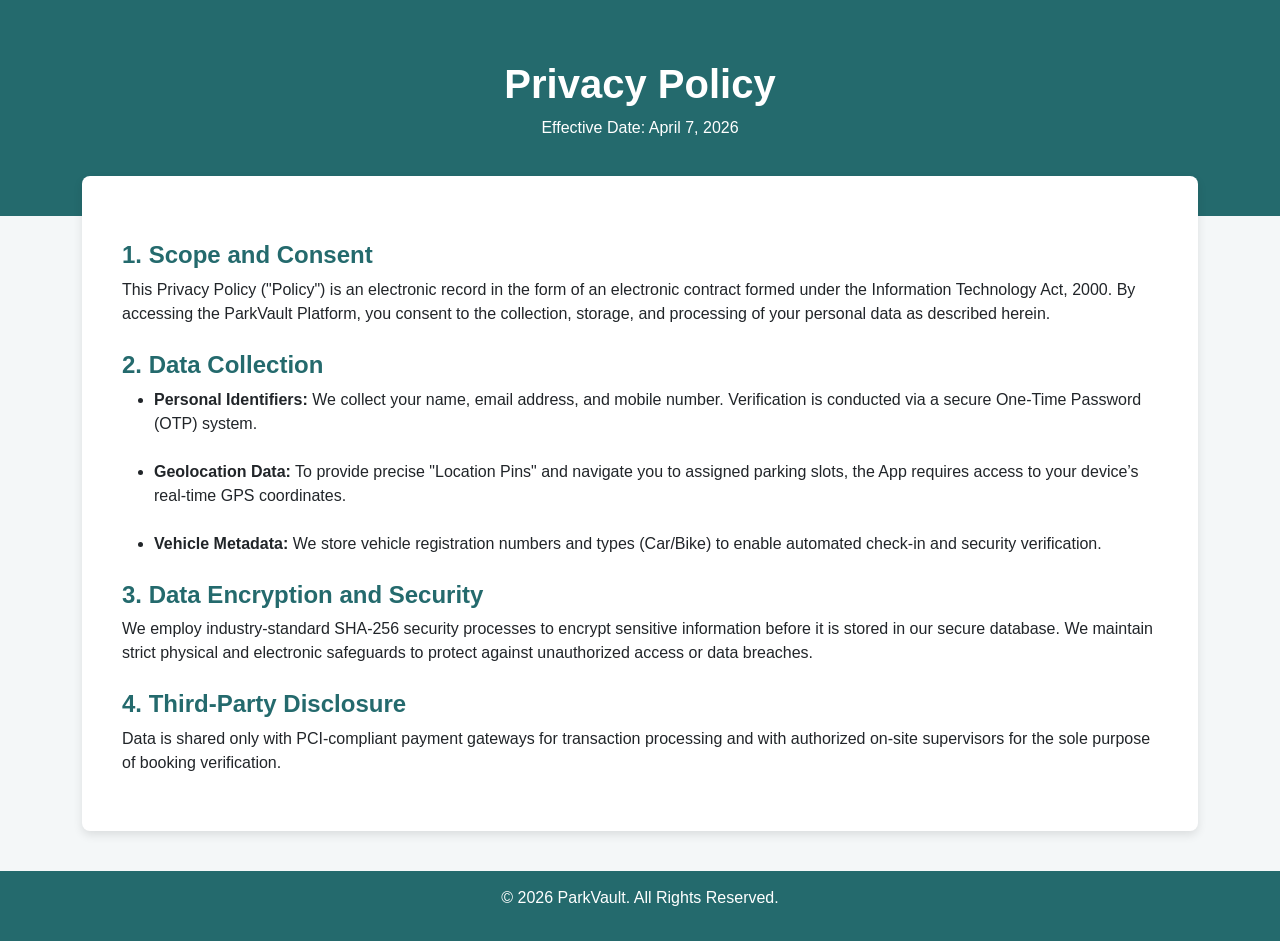
<file: documents/parkvault-PrivacyPolicy.html>
<!DOCTYPE html>
<html lang="en">

<head>
    <meta charset="UTF-8">
    <meta name="viewport" content="width=device-width, initial-scale=1">

    <title>ParkVault - Privacy Policy</title>

    <link href="https://cdn.jsdelivr.net/npm/bootstrap@5.3.2/dist/css/bootstrap.min.css" rel="stylesheet">

    <style>
        body {
            font-family: Arial, sans-serif;
            background: #f4f7f8;
        }

        /* Navbar */
        .navbar {
            background: #246a6d;
        }

        .navbar-brand {
            color: white;
            font-weight: bold;
            font-size: 22px;
        }

        .nav-link {
            color: white !important;
            margin-left: 20px;
        }

        .active-btn {
            background: #ff6a3d;
            color: white !important;
            padding: 6px 15px;
            border-radius: 4px;
        }

        /* Header Section */

        .header-section {
            background: #246a6d;
            color: white;
            padding: 60px 0;
            text-align: center;
        }

        .header-section h1 {
            font-weight: bold;
        }

        /* Content */

        .policy-container {
            background: white;
            padding: 40px;
            margin-top: -40px;
            border-radius: 8px;
            box-shadow: 0 4px 10px rgba(0, 0, 0, 0.1);
        }

        .policy-title {
            color: #246a6d;
            margin-top: 25px;
            font-weight: bold;
        }

        .footer {
            background: #246a6d;
            color: white;
            text-align: center;
            padding: 15px;
            margin-top: 40px;
        }
    </style>

</head>

<body>



    <!-- Header -->

    <section class="header-section">

        <div class="container">

            <h1>Privacy Policy</h1>

            <p>Effective Date: April 7, 2026</p>

        </div>

    </section>


    <!-- Policy Content -->

    <div class="container">

        <div class="policy-container">

            <h4 class="policy-title">1. Scope and Consent</h4>

            <p>
                This Privacy Policy ("Policy") is an electronic record in the form of an electronic contract
                formed under the Information Technology Act, 2000. By accessing the ParkVault Platform,
                you consent to the collection, storage, and processing of your personal data as described herein.
            </p>


            <h4 class="policy-title">2. Data Collection</h4>

            <ul>

                <li>
                    <strong>Personal Identifiers:</strong>
                    We collect your name, email address, and mobile number. Verification is conducted via a
                    secure One-Time Password (OTP) system.
                </li>

                <br>

                <li>
                    <strong>Geolocation Data:</strong>
                    To provide precise "Location Pins" and navigate you to assigned parking slots,
                    the App requires access to your device’s real-time GPS coordinates.
                </li>

                <br>

                <li>
                    <strong>Vehicle Metadata:</strong>
                    We store vehicle registration numbers and types (Car/Bike) to enable automated
                    check-in and security verification.
                </li>

            </ul>


            <h4 class="policy-title">3. Data Encryption and Security</h4>

            <p>
                We employ industry-standard SHA-256 security processes to encrypt sensitive
                information before it is stored in our secure database. We maintain strict
                physical and electronic safeguards to protect against unauthorized access or
                data breaches.
            </p>


            <h4 class="policy-title">4. Third-Party Disclosure</h4>

            <p>
                Data is shared only with PCI-compliant payment gateways for transaction
                processing and with authorized on-site supervisors for the sole purpose
                of booking verification.
            </p>


        </div>

    </div>


    <!-- Footer -->

    <div class="footer">

        <p>© 2026 ParkVault. All Rights Reserved.</p>

    </div>




</body>

</html>
</file>
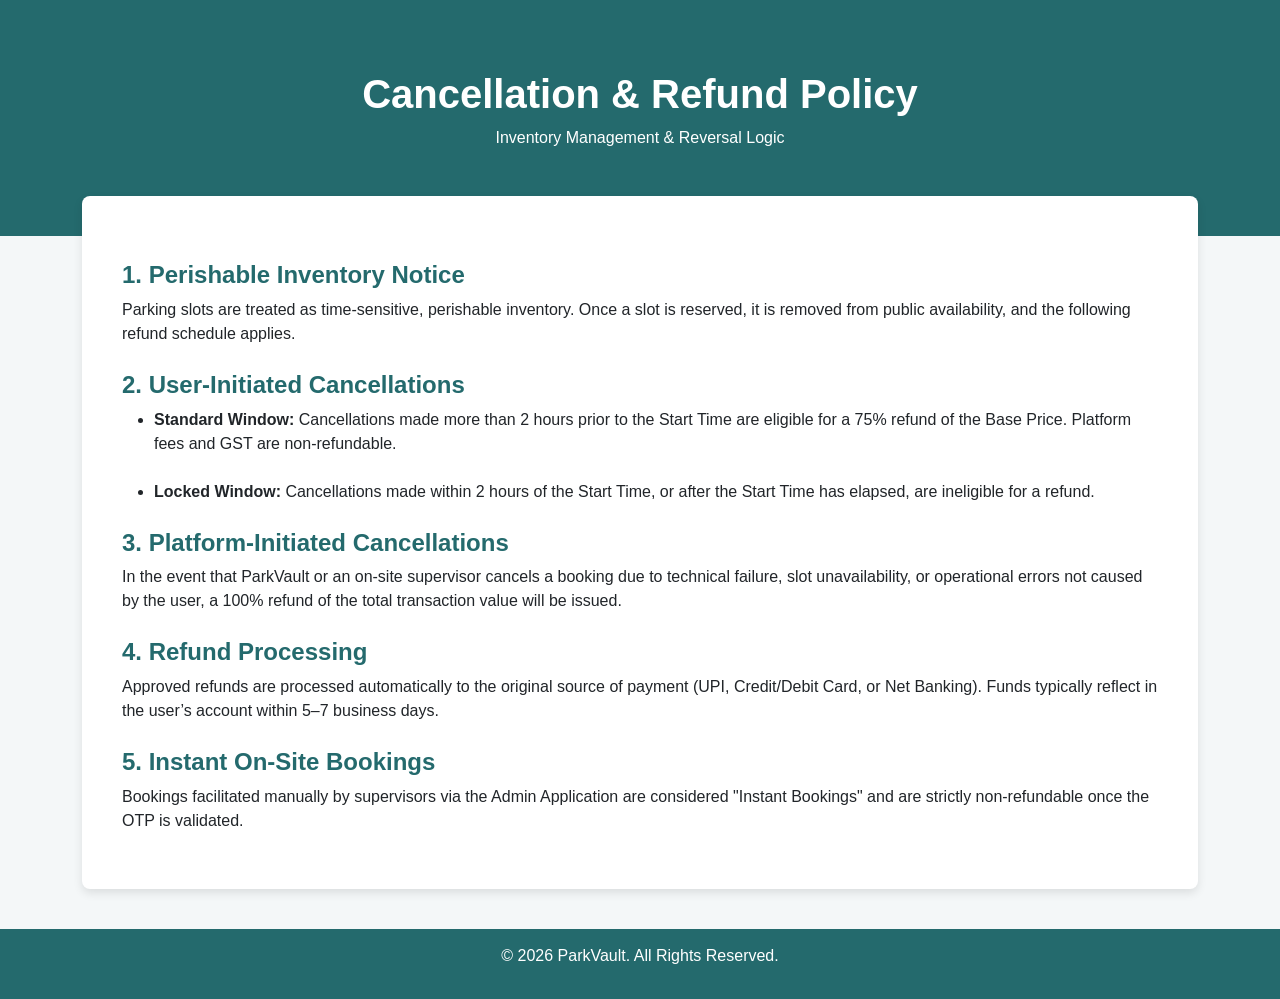
<file: documents/parkvault-RefundPolicy.html>
<!DOCTYPE html>
<html lang="en">

<head>
    <meta charset="UTF-8">
    <meta name="viewport" content="width=device-width, initial-scale=1">

    <title>ParkVault - Cancellation & Refund Policy</title>

    <link href="https://cdn.jsdelivr.net/npm/bootstrap@5.3.2/dist/css/bootstrap.min.css" rel="stylesheet">

    <style>
        body {
            font-family: Arial, sans-serif;
            background: #f4f7f8;
        }

        /* Header */

        .header-section {
            background: #246a6d;
            color: white;
            padding: 70px 0;
            text-align: center;
        }

        .header-section h1 {
            font-weight: bold;
        }

        /* Content */

        .policy-container {
            background: white;
            padding: 40px;
            margin-top: -40px;
            border-radius: 8px;
            box-shadow: 0 4px 10px rgba(0, 0, 0, 0.1);
        }

        .policy-title {
            color: #246a6d;
            margin-top: 25px;
            font-weight: bold;
        }

        /* Footer */

        .footer {
            background: #246a6d;
            color: white;
            text-align: center;
            padding: 15px;
            margin-top: 40px;
        }
    </style>

</head>

<body>


    <!-- Header -->

    <section class="header-section">

        <div class="container">

            <h1>Cancellation & Refund Policy</h1>
            <p>Inventory Management & Reversal Logic</p>

        </div>

    </section>


    <!-- Policy Content -->

    <div class="container">

        <div class="policy-container">

            <h4 class="policy-title">1. Perishable Inventory Notice</h4>

            <p>
                Parking slots are treated as time-sensitive, perishable inventory. Once a slot is
                reserved, it is removed from public availability, and the following refund schedule applies.
            </p>


            <h4 class="policy-title">2. User-Initiated Cancellations</h4>

            <ul>

                <li>
                    <strong>Standard Window:</strong>
                    Cancellations made more than 2 hours prior to the Start Time are eligible for a
                    75% refund of the Base Price. Platform fees and GST are non-refundable.
                </li>

                <br>

                <li>
                    <strong>Locked Window:</strong>
                    Cancellations made within 2 hours of the Start Time, or after the Start Time has
                    elapsed, are ineligible for a refund.
                </li>

            </ul>


            <h4 class="policy-title">3. Platform-Initiated Cancellations</h4>

            <p>
                In the event that ParkVault or an on-site supervisor cancels a booking due to
                technical failure, slot unavailability, or operational errors not caused by the user,
                a 100% refund of the total transaction value will be issued.
            </p>


            <h4 class="policy-title">4. Refund Processing</h4>

            <p>
                Approved refunds are processed automatically to the original source of payment
                (UPI, Credit/Debit Card, or Net Banking). Funds typically reflect in the user’s
                account within 5–7 business days.
            </p>


            <h4 class="policy-title">5. Instant On-Site Bookings</h4>

            <p>
                Bookings facilitated manually by supervisors via the Admin Application are
                considered "Instant Bookings" and are strictly non-refundable once the OTP
                is validated.
            </p>


        </div>

    </div>


    <!-- Footer -->

    <div class="footer">

        <p>© 2026 ParkVault. All Rights Reserved.</p>

    </div>


</body>

</html>
</file>
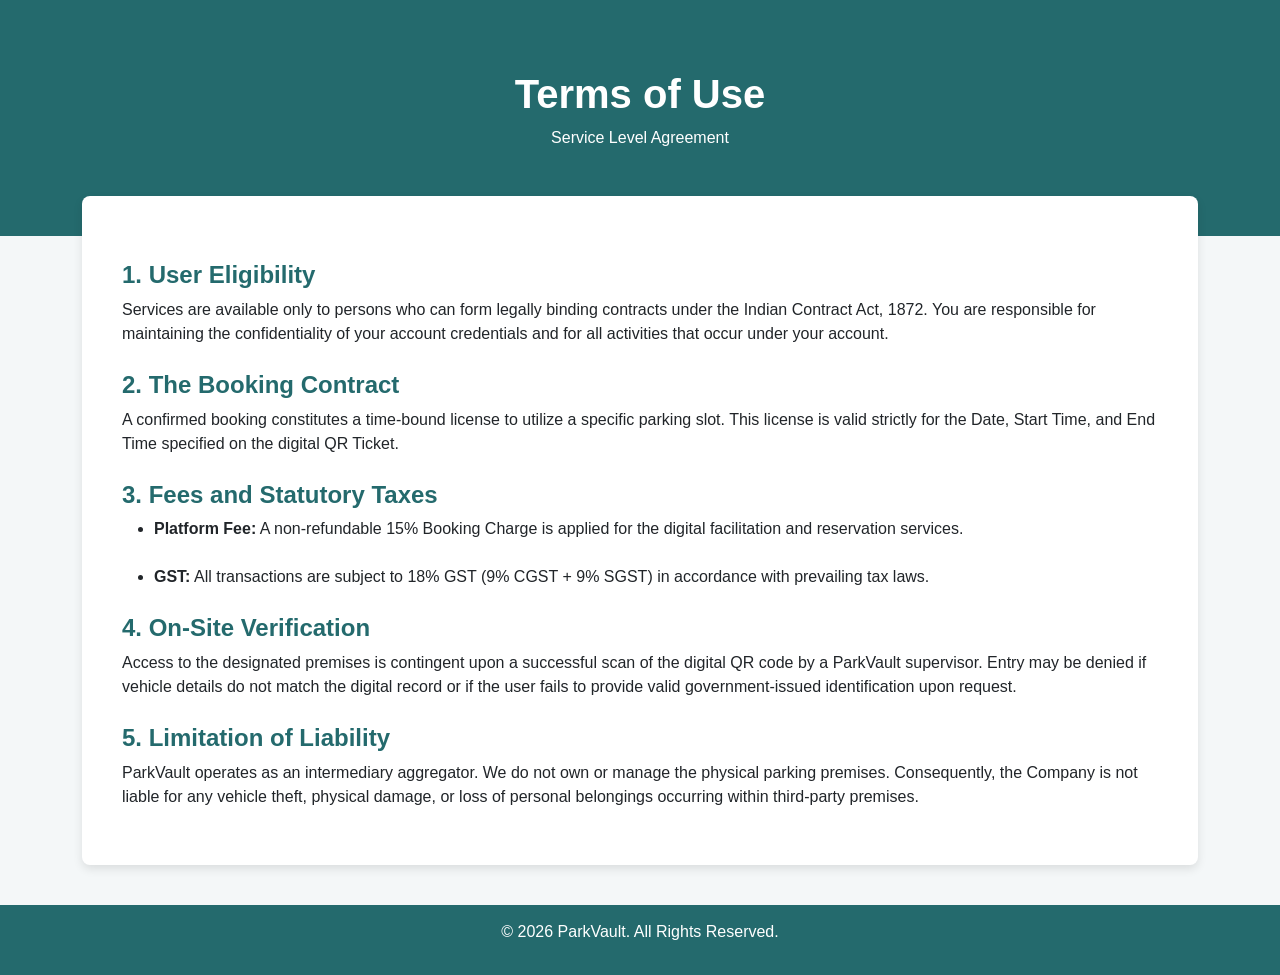
<file: documents/parkvault-Terms.html>
<!DOCTYPE html>
<html lang="en">

<head>
    <meta charset="UTF-8">
    <meta name="viewport" content="width=device-width, initial-scale=1">

    <title>ParkVault - Terms of Use</title>

    <link href="https://cdn.jsdelivr.net/npm/bootstrap@5.3.2/dist/css/bootstrap.min.css" rel="stylesheet">

    <style>
        body {
            font-family: Arial, sans-serif;
            background: #f4f7f8;
        }

        /* Header */

        .header-section {
            background: #246a6d;
            color: white;
            padding: 70px 0;
            text-align: center;
        }

        .header-section h1 {
            font-weight: bold;
        }

        /* Content */

        .terms-container {
            background: white;
            padding: 40px;
            margin-top: -40px;
            border-radius: 8px;
            box-shadow: 0 4px 10px rgba(0, 0, 0, 0.1);
        }

        .terms-title {
            color: #246a6d;
            margin-top: 25px;
            font-weight: bold;
        }

        /* Footer */

        .footer {
            background: #246a6d;
            color: white;
            text-align: center;
            padding: 15px;
            margin-top: 40px;
        }
    </style>

</head>

<body>


    <!-- Header -->

    <section class="header-section">

        <div class="container">

            <h1>Terms of Use</h1>
            <p>Service Level Agreement</p>

        </div>

    </section>


    <!-- Terms Content -->

    <div class="container">

        <div class="terms-container">

            <h4 class="terms-title">1. User Eligibility</h4>

            <p>
                Services are available only to persons who can form legally binding contracts under the
                Indian Contract Act, 1872. You are responsible for maintaining the confidentiality of
                your account credentials and for all activities that occur under your account.
            </p>


            <h4 class="terms-title">2. The Booking Contract</h4>

            <p>
                A confirmed booking constitutes a time-bound license to utilize a specific parking slot.
                This license is valid strictly for the Date, Start Time, and End Time specified on the
                digital QR Ticket.
            </p>


            <h4 class="terms-title">3. Fees and Statutory Taxes</h4>

            <ul>

                <li>
                    <strong>Platform Fee:</strong>
                    A non-refundable 15% Booking Charge is applied for the digital facilitation and
                    reservation services.
                </li>

                <br>

                <li>
                    <strong>GST:</strong>
                    All transactions are subject to 18% GST (9% CGST + 9% SGST) in accordance with
                    prevailing tax laws.
                </li>

            </ul>


            <h4 class="terms-title">4. On-Site Verification</h4>

            <p>
                Access to the designated premises is contingent upon a successful scan of the digital
                QR code by a ParkVault supervisor. Entry may be denied if vehicle details do not match
                the digital record or if the user fails to provide valid government-issued identification
                upon request.
            </p>


            <h4 class="terms-title">5. Limitation of Liability</h4>

            <p>
                ParkVault operates as an intermediary aggregator. We do not own or manage the
                physical parking premises. Consequently, the Company is not liable for any vehicle
                theft, physical damage, or loss of personal belongings occurring within third-party
                premises.
            </p>


        </div>

    </div>


    <!-- Footer -->

    <div class="footer">

        <p>© 2026 ParkVault. All Rights Reserved.</p>

    </div>


</body>

</html>
</file>
<file: css/style.css>
body {
  font-family: "Roboto", sans-serif;
  color: #0c0c0c;
  background-color: #ffffff;
  overflow-x: hidden;
}

.layout_padding {
  padding: 90px 0;
}

.layout_padding2 {
  padding: 75px 0;
}

.layout_padding2-top {
  padding-top: 75px;
}

.layout_padding2-bottom {
  padding-bottom: 75px;
}

.layout_padding-top {
  padding-top: 90px;
}

.layout_padding-bottom {
  padding-bottom: 90px;
}

.heading_container {
  display: -webkit-box;
  display: -ms-flexbox;
  display: flex;
  -webkit-box-orient: vertical;
  -webkit-box-direction: normal;
      -ms-flex-direction: column;
          flex-direction: column;
  -webkit-box-align: start;
      -ms-flex-align: start;
          align-items: flex-start;
}

.heading_container h2 {
  position: relative;
  font-weight: bold;
}

.heading_container.heading_center {
  -webkit-box-align: center;
      -ms-flex-align: center;
          align-items: center;
  text-align: center;
}

a,
a:hover,
a:focus {
  text-decoration: none;
}

a:hover,
a:focus {
  color: initial;
}

.btn,
.btn:focus {
  outline: none !important;
  -webkit-box-shadow: none;
          box-shadow: none;
}

/*header section*/
.hero_area {
  position: relative;
  min-height: 100vh;
  display: -webkit-box;
  display: -ms-flexbox;
  display: flex;
  -webkit-box-orient: vertical;
  -webkit-box-direction: normal;
      -ms-flex-direction: column;
          flex-direction: column;
}

.bg-box {
  position: absolute;
  top: 0;
  left: 0;
  width: 100%;
  height: 100%;
  overflow: hidden;
  z-index: -1;
}

.bg-box img {
  width: 100%;
  height: 100%;
  -o-object-fit: cover;
     object-fit: cover;
}

.bg-box::before {
  content: "";
  position: absolute;
  top: 0;
  left: 0;
  width: 100%;
  height: 100%;
  background: -webkit-gradient(linear, left top, right top, from(rgba(21, 82, 99, 0.65)), to(rgba(21, 82, 99, 0.55)));
  background: linear-gradient(to right, rgba(21, 82, 99, 0.65), rgba(21, 82, 99, 0.55));
}

.sub_page .hero_area {
  min-height: auto;
}

.sub_page .header_section {
  margin-top: 0;
  -webkit-box-shadow: 0 0 5px 0 rgba(0, 0, 0, 0.15);
          box-shadow: 0 0 5px 0 rgba(0, 0, 0, 0.15);
}

.header_section {
  padding: 10px 0;
}

.header_section .container-fluid {
  padding-right: 25px;
  padding-left: 25px;
}

/* Navbar logo styling */
.navbar-logo {
  height: 40px;        /* perfect size */
  width: auto;
  margin-right: 10px; /* space between logo & text */
}

.brand-text {
  color: #ffffff;
  font-size: 24px;
  text-transform: uppercase;
  letter-spacing: 1px;
  font-weight: bold;
}

.custom_nav-container {
  padding: 0;
}

.custom_nav-container .navbar-nav {
  margin-left: auto;
}

.custom_nav-container .navbar-nav .nav-item .nav-link {
  padding: 7px 20px;
  color: #ffffff;
  text-align: center;
  text-transform: uppercase;
}

.custom_nav-container .navbar-nav .nav-item.active .nav-link {
  background-color: #ff6f3c;
}

.custom_nav-container .nav_search-btn {
  width: 35px;
  height: 35px;
  padding: 0;
  border: none;
  color: #ffffff;
}

.custom_nav-container .nav_search-btn:hover {
  color: #ff6f3c;
}

.custom_nav-container .navbar-toggler {
  outline: none;
}

.custom_nav-container .navbar-toggler {
  padding: 0;
  width: 37px;
  height: 42px;
  -webkit-transition: all 0.3s;
  transition: all 0.3s;
}

.custom_nav-container .navbar-toggler span {
  display: block;
  width: 35px;
  height: 4px;
  background-color: #ffffff;
  margin: 7px 0;
  -webkit-transition: all 0.3s;
  transition: all 0.3s;
  position: relative;
  border-radius: 5px;
  transition: all 0.3s;
}

.custom_nav-container .navbar-toggler span::before, .custom_nav-container .navbar-toggler span::after {
  content: "";
  position: absolute;
  left: 0;
  height: 100%;
  width: 100%;
  background-color: #ffffff;
  top: -10px;
  border-radius: 5px;
  -webkit-transition: all 0.3s;
  transition: all 0.3s;
}

.custom_nav-container .navbar-toggler span::after {
  top: 10px;
}

.custom_nav-container .navbar-toggler[aria-expanded="true"] {
  -webkit-transform: rotate(360deg);
          transform: rotate(360deg);
}

.custom_nav-container .navbar-toggler[aria-expanded="true"] span {
  -webkit-transform: rotate(45deg);
          transform: rotate(45deg);
}

.custom_nav-container .navbar-toggler[aria-expanded="true"] span::before, .custom_nav-container .navbar-toggler[aria-expanded="true"] span::after {
  -webkit-transform: rotate(90deg);
          transform: rotate(90deg);
  top: 0;
}

.custom_nav-container .navbar-toggler[aria-expanded="true"] .s-1 {
  -webkit-transform: rotate(45deg);
          transform: rotate(45deg);
  margin: 0;
  margin-bottom: -4px;
}

.custom_nav-container .navbar-toggler[aria-expanded="true"] .s-2 {
  display: none;
}

.custom_nav-container .navbar-toggler[aria-expanded="true"] .s-3 {
  -webkit-transform: rotate(-45deg);
          transform: rotate(-45deg);
  margin: 0;
  margin-top: -4px;
}

.custom_nav-container .navbar-toggler[aria-expanded="false"] .s-1,
.custom_nav-container .navbar-toggler[aria-expanded="false"] .s-2,
.custom_nav-container .navbar-toggler[aria-expanded="false"] .s-3 {
  -webkit-transform: none;
          transform: none;
}

.quote_btn-container {
  display: -webkit-box;
  display: -ms-flexbox;
  display: flex;
  -webkit-box-align: center;
      -ms-flex-align: center;
          align-items: center;
}

.quote_btn-container a {
  color: #000000;
  text-transform: uppercase;
}

.quote_btn-container a span {
  margin-left: 5px;
}

.quote_btn-container a:hover {
  color: #155263;
}

.quote_btn-container .quote_btn {
  display: inline-block;
  padding: 5px 25px;
  background-color: #ff6f3c;
  color: #ffffff;
  border-radius: 5px;
  -webkit-transition: all 0.3s;
  transition: all 0.3s;
  border: none;
}

.quote_btn-container .quote_btn:hover {
  background-color: #ef3e00;
}

/*end header section*/
/* slider section */
.slider_section {
  -webkit-box-flex: 1;
      -ms-flex: 1;
          flex: 1;
  display: -webkit-box;
  display: -ms-flexbox;
  display: flex;
  -webkit-box-align: center;
      -ms-flex-align: center;
          align-items: center;
  padding: 90px 0 145px 0;
  position: relative;
}

.slider_section .row {
  -webkit-box-align: center;
      -ms-flex-align: center;
          align-items: center;
}

.slider_section .find_form_container {
  /* nice select */
  /* end nice select */
}

.slider_section .find_form_container .form-group {
  margin: 15px;
  position: relative;
  -webkit-box-shadow: 0 0 2px 0 rgba(0, 0, 0, 0.1);
          box-shadow: 0 0 2px 0 rgba(0, 0, 0, 0.1);
}

.slider_section .find_form_container .input-group-text {
  width: 50px;
  display: -webkit-box;
  display: -ms-flexbox;
  display: flex;
  -webkit-box-pack: center;
      -ms-flex-pack: center;
          justify-content: center;
  -webkit-box-align: center;
      -ms-flex-align: center;
          align-items: center;
  background-color: #f7f8f3;
  border: none;
}

.slider_section .find_form_container label {
  color: #fff;
}

.slider_section .find_form_container .form-control {
  height: 50px;
  outline: none;
  border: none;
  position: relative;
  -webkit-box-shadow: none;
          box-shadow: none;
  background-color: #f7f8f3;
}

.slider_section .find_form_container .form-control::-webkit-input-placeholder {
  font-size: 14px;
}

.slider_section .find_form_container .form-control:-ms-input-placeholder {
  font-size: 14px;
}

.slider_section .find_form_container .form-control::-ms-input-placeholder {
  font-size: 14px;
}

.slider_section .find_form_container .form-control::placeholder {
  font-size: 14px;
}

.slider_section .find_form_container .form-control.nice-select {
  line-height: 39px;
}

.slider_section .find_form_container .nice-select ul {
  width: 100%;
  padding: 0;
}

.slider_section .find_form_container .nice-select::after {
  right: 15px;
  border: none;
  border-top: 5px solid #ccc;
  border-right: 5px solid transparent;
  border-bottom: 0;
  border-left: 5px solid transparent;
  -webkit-transform: rotate(0deg);
          transform: rotate(0deg);
}

.slider_section .find_form_container .nice-select.open::after {
  -webkit-transform: rotate(-180deg);
          transform: rotate(-180deg);
}

.slider_section .find_form_container .btn-box {
  display: -webkit-box;
  display: -ms-flexbox;
  display: flex;
  -webkit-box-pack: center;
      -ms-flex-pack: center;
          justify-content: center;
  margin-top: 25px;
}

.slider_section .find_form_container .btn-box button {
  display: inline-block;
  padding: 12px 50px;
  background-color: #ff6f3c;
  color: #ffffff;
  border-radius: 45x;
  -webkit-transition: all 0.3s;
  transition: all 0.3s;
  border: none;
}

.slider_section .find_form_container .btn-box button:hover {
  background-color: #ef3e00;
}

.slider_section #customCarousel1 {
  width: 100%;
  position: unset;
}

.slider_section .detail-box {
  color: #155263;
  text-align: center;
}

.slider_section .detail-box h1 {
  font-weight: bold;
  text-transform: uppercase;
  margin-bottom: 10px;
  color: #ffffff;
}

.slider_section .detail-box p {
  color: #ffffff;
  font-size: 15px;
  font-weight: 300;
}

.slider_section .detail-box .btn-box {
  display: -webkit-box;
  display: -ms-flexbox;
  display: flex;
  margin: 0 -5px;
  margin-top: 30px;
}

.slider_section .detail-box .btn-box a {
  margin: 5px;
  text-align: center;
  width: 165px;
}

.slider_section .detail-box .btn-box .btn1 {
  display: inline-block;
  padding: 10px 15px;
  background-color: #ffffff;
  color: #000000;
  border-radius: 0;
  -webkit-transition: all 0.3s;
  transition: all 0.3s;
  border: none;
}

.slider_section .detail-box .btn-box .btn1:hover {
  background-color: #d9d9d9;
}

.slider_section .detail-box .btn-box .btn2 {
  display: inline-block;
  padding: 10px 15px;
  background-color: #ff6f3c;
  color: #ffffff;
  border-radius: 0;
  -webkit-transition: all 0.3s;
  transition: all 0.3s;
  border: none;
}

.slider_section .detail-box .btn-box .btn2:hover {
  background-color: #ef3e00;
}

.slider_section .img-box img {
  width: 100%;
}

.slider_section .carousel-indicators {
  position: unset;
  margin: 0;
  -webkit-box-pack: center;
      -ms-flex-pack: center;
          justify-content: center;
  -webkit-box-align: center;
      -ms-flex-align: center;
          align-items: center;
  margin-top: 45px;
}

.slider_section .carousel-indicators li {
  background-color: #ffffff;
  width: 12px;
  height: 12px;
  border-radius: 100%;
  opacity: 1;
  border: 1px solid #ffffff;
  text-indent: unset;
  background-clip: unset;
  -webkit-transition: all 0.2s;
  transition: all 0.2s;
}

.slider_section .carousel-indicators li.active {
  width: 20px;
  height: 20px;
  background-color: transparent;
}

.about_section .heading_container {
  margin-bottom: 30px;
}

.about_section .row {
  -webkit-box-align: center;
      -ms-flex-align: center;
          align-items: center;
}

.about_section .img-box img {
  max-width: 100%;
}

.about_section .detail-box h3 {
  font-weight: bold;
}

.about_section .detail-box p {
  margin-top: 15px;
}

.about_section .detail-box a {
  display: inline-block;
  padding: 10px 45px;
  background-color: #ff6f3c;
  color: #ffffff;
  border-radius: 0px;
  -webkit-transition: all 0.3s;
  transition: all 0.3s;
  border: none;
  margin-top: 15px;
}

.about_section .detail-box a:hover {
  background-color: #ef3e00;
}

/* Make each bootstrap column a flex container so .box can stretch */
.why_section .row > [class*="col-"] {
  display: flex;
  align-items: stretch; /* ensure columns stretch to same height */
  margin-bottom: 30px;  /* spacing on smaller screens when stacked */
}

/* .box already uses flex-direction: column; keep it full-height */
.why_section .box {
  /* keep existing rules you have, but add height: 100% to ensure stretching */
  display: flex;
  flex-direction: column;
  flex: 1;
  height: 100%;
  margin-top: 45px; /* you can keep or reduce this if you want smaller gap */
  background: #155263;
  color: #ffffff;
  padding: 25px;
  border-radius: 6px; /* optional for softer edges */
}

/* Ensure the icon and content spacing looks consistent */
.why_section .box .img-box {
  width: 105px;
  height: 105px;
  display: flex;
  justify-content: center;
  align-items: center;
  background-color: #ffffff;
  border-radius: 50%;
  transition: transform 0.3s ease;
  margin-bottom: 18px; /* consistent gap before title */
  flex-shrink: 0;
}

/* Make icon size responsive a bit */
.why_section .box .img-box img {
  width: 55px;
  height: auto;
  display: block;
}

/* Push paragraph to take remaining vertical space so footers align */
.why_section .box .detail-box {
  margin-top: 10px;
  display: flex;
  flex-direction: column;
  justify-content: flex-start;
}

/* If you want the description to push any footer (like button) to bottom: */
.why_section .box .detail-box p {
  margin-bottom: 0;
  line-height: 1.5;
  color: rgba(255,255,255,0.95);
}

/* Hover scale on icon preserved */
.why_section .box.active .img-box,
.why_section .box:hover .img-box {
  transform: scale(1.2);
}

/* Optional: slightly reduce margin-top on smaller screens */
@media (max-width: 767px) {
  .why_section .box {
    margin-top: 30px;
  }
  .why_section .row > [class*="col-"] {
    display: block; /* stacked columns don't need flex */
  }
}

.pricing_section {
  position: relative;
}

.pricing_section .heading_container {
  color: #ffffff;
}

.pricing_section .box {
  background: #ffffff;
  text-align: center;
  padding: 25px;
  border-radius: 15px;
  margin-top: 75px;
  position: relative;
  overflow: hidden;
}

.pricing_section .box * {
  position: relative;
  z-index: 1;
}

.pricing_section .box::before {
  content: "";
  position: absolute;
  top: -100px;
  left: 50%;
  width: 400px;
  height: 400px;
  background: #ff6f3c;
  border-radius: 100%;
  -webkit-transform: translate(-50%, -50%);
          transform: translate(-50%, -50%);
}

.pricing_section .box .price {
  font-size: 2rem;
  font-weight: bold;
  color: #ffffff;
  margin-bottom: 65px;
}

.pricing_section .box a {
  color: #155263;
}

.pricing_section .box.box-center {
  margin-top: 45px;
}

.client_section .heading_container {
  margin-bottom: 25px;
}

.client_section .box {
  display: -webkit-box;
  display: -ms-flexbox;
  display: flex;
  -webkit-box-orient: vertical;
  -webkit-box-direction: normal;
      -ms-flex-direction: column;
          flex-direction: column;
  margin: 15px;
}

.client_section .box .detail-box {
  margin-bottom: 15px;
  position: relative;
}

.client_section .box .detail-box p {
  position: relative;
  z-index: 1;
}

.client_section .box .detail-box::before, .client_section .box .detail-box::after {
  font-family: FontAwesome;
  display: inline-block;
  padding-right: 6px;
  vertical-align: middle;
  position: absolute;
  font-size: 68px;
  color: #e0e0e0;
}

.client_section .box .detail-box::before {
  content: "\f10d";
  top: -25px;
  left: -10px;
}

.client_section .box .detail-box::after {
  content: "\f10e";
  bottom: -25px;
  right: 0;
}

.client_section .box .client_id {
  display: -webkit-box;
  display: -ms-flexbox;
  display: flex;
  -webkit-box-align: center;
      -ms-flex-align: center;
          align-items: center;
}

.client_section .box .client_id .img-box {
  position: relative;
  width: 100px;
  height: 100px;
}

.client_section .box .client_id .img-box img {
  width: 100%;
  border-radius: 100%;
  border: 5px solid #155263;
}

.client_section .box .client_id .name {
  margin-left: 15px;
}

.client_section .box .client_id .name h6 {
  color: #23242a;
  font-size: 18px;
  margin-bottom: 0;
}

.client_section .box .client_id .name p {
  margin-bottom: 0;
}

.client_section .owl-carousel .owl-nav {
  display: -webkit-box;
  display: -ms-flexbox;
  display: flex;
  margin-top: 45px;
  padding: 0 15px;
}

.client_section .owl-carousel .owl-nav .owl-prev,
.client_section .owl-carousel .owl-nav .owl-next {
  width: 45px;
  height: 45px;
  background-color: #ff6f3c;
  color: #ffffff;
  outline: none;
  bottom: 0px;
  font-size: 24px;
  margin-right: 10px;
}

.info_section {
  background-color: #155263;
  color: #ffffff;
  padding-top: 60px;
  padding-bottom: 25px;
}

.info_section .info_col {
  margin-bottom: 35px;
}


.info_section h4 {
  text-transform: uppercase;
  position: relative;
  margin-bottom: 20px;
  color: #ffffff;
  font-weight: 600;
}

.info_section .social_box {
  width: 100%;
  display: -webkit-box;
  display: -ms-flexbox;
  display: flex;
  margin-top: 25px;
}

.info_section .social_box a {
  display: -webkit-box;
  display: -ms-flexbox;
  display: flex;
  -webkit-box-pack: center;
      -ms-flex-pack: center;
          justify-content: center;
  -webkit-box-align: center;
      -ms-flex-align: center;
          align-items: center;
  border-radius: 100%;
  width: 40px;
  height: 40px;
  border: 1px solid #ffffff;
  color: #ffffff;
  font-size: 18px;
  margin-right: 10px;
}

.info_section .social_box a:hover {
  color: #ff6f3c;
  border-color: #ff6f3c;
}

.info_section .info_form input {
  width: 100%;
  border: none;
  height: 45px;
  margin-bottom: 10px;
  padding-left: 25px;
  background-color: #eaeaea;
  outline: none;
  color: #101010;
}

.info_section .info_form button {
  width: 100%;
  display: inline-block;
  padding: 10px 45px;
  background-color: #ff6f3c;
  color: #ffffff;
  border-radius: 0px;
  -webkit-transition: all 0.3s;
  transition: all 0.3s;
  border: none;
}

.info_section .info_form button:hover {
  background-color: #ef3e00;
}

/* footer section*/
.footer_section {
  position: relative;
  background-color: #ffffff;
  text-align: center;
}

.footer_section p {
  color: #155263;
  padding: 25px 0;
  margin: 0;
}

.footer_section p a {
  color: inherit;
}
/*# sourceMappingURL=style.css.map */





/* ===== Hero Logo Enhancements ===== */

.hero-logo {
  text-align: center;
  margin-bottom: 55px;
}


/* Logo with brand glow + animation */
.hero-logo img {
  width: 320px;          /* VERY BIG on desktop */
  max-width: 85%;
  height: auto;

  /* Strong brand glow */
  filter: 
    drop-shadow(0 0 25px rgba(21, 82, 99, 0.7))
    drop-shadow(0 0 55px rgba(0, 200, 150, 0.55));

  animation: logoFadeIn 1.3s ease-out forwards;
  opacity: 0;
}



/* Coming Soon badge */
.coming-soon-badge {
  margin-top: 20px;
  font-size: 14px;
  padding: 8px 26px;



  font-size: 12px;
  font-weight: 600;
  letter-spacing: 1px;
  text-transform: uppercase;

  color: #ffffff;
  background: linear-gradient(135deg, #155263, #2bb673);
  border-radius: 20px;

  box-shadow: 0 4px 12px rgba(0,0,0,0.25);
  animation: badgeFadeIn 1.5s ease-out forwards;
  opacity: 0;
}

/* Logo animation */
@keyframes logoFadeIn {
  0% {
    opacity: 0;
    transform: translateY(-10px) scale(0.95);
  }
  100% {
    opacity: 1;
    transform: translateY(0) scale(1);
  }
}

/* Badge animation */
@keyframes badgeFadeIn {
  0% {
    opacity: 0;
    transform: translateY(6px);
  }
  100% {
    opacity: 1;
    transform: translateY(0);
  }
}







/* ===== Careers Page Styling ===== */

.career-hero {
  text-align: center;
  padding: 80px 20px 50px;
  background: linear-gradient(
    rgba(21,82,99,0.85),
    rgba(21,82,99,0.85)
  ),
  url("../images/slider-bg.jpg") center/cover no-repeat;
  color: #ffffff;
}

.career-hero h1 {
  font-size: 42px;
  font-weight: 700;
  margin-bottom: 10px;
}

.career-hero p {
  font-size: 16px;
  opacity: 0.9;
}

/* Form section */
.career-form-section {
  padding: 70px 20px;
  background-color: #f7f9fb;
}

.career-form-container {
  max-width: 900px;
  margin: auto;
  background: #ffffff;
  padding: 40px;
  border-radius: 10px;
  box-shadow: 0 15px 40px rgba(0,0,0,0.08);
}

/* Fieldsets */
.career-form-container fieldset {
  border: none;
  margin-bottom: 35px;
}

.career-form-container legend {
  font-size: 18px;
  font-weight: 600;
  color: #155263;
  margin-bottom: 20px;
}

/* Inputs */
.career-form-container input[type="text"],
.career-form-container input[type="email"],
.career-form-container input[type="tel"],
.career-form-container input[type="date"],
.career-form-container input[type="file"] {
  width: 100%;
  padding: 12px 14px;
  border-radius: 6px;
  border: 1px solid #ccc;
  margin-top: 6px;
}

.career-form-container label {
  font-size: 14px;
  font-weight: 500;
  margin-bottom: 10px;
  display: block;
}

/* Two column layout */
.two-cols {
  display: grid;
  grid-template-columns: repeat(2, 1fr);
  gap: 20px;
}

/* Submit button */
.career-form-container input[type="submit"] {
  background: linear-gradient(135deg, #155263, #2bb673);
  color: #ffffff;
  border: none;
  padding: 14px 40px;
  font-size: 15px;
  font-weight: 600;
  border-radius: 30px;
  cursor: pointer;
  transition: transform 0.2s ease, box-shadow 0.2s ease;
}

.career-form-container input[type="submit"]:hover {
  transform: translateY(-2px);
  box-shadow: 0 8px 20px rgba(0,0,0,0.25);
}

/* Mobile */
@media (max-width: 768px) {
  .two-cols {
    grid-template-columns: 1fr;
  }

  .career-hero h1 {
    font-size: 32px;
  }
}


/* ===== Contact Page Styling ===== */

.contact-hero {
  text-align: center;
  padding: 80px 20px 50px;
  background: linear-gradient(
    rgba(21,82,99,0.85),
    rgba(21,82,99,0.85)
  ),
  url("../images/slider-bg.jpg") center/cover no-repeat;
  color: #ffffff;
}

.contact-hero h1 {
  font-size: 42px;
  font-weight: 700;
  margin-bottom: 10px;
}

.contact-hero p {
  font-size: 16px;
  opacity: 0.9;
}

/* Main section */
.contact-section {
  padding: 70px 20px;
  background-color: #f7f9fb;
}

.contact-container {
  max-width: 1100px;
  margin: auto;
  display: grid;
  grid-template-columns: 1.2fr 1fr;
  gap: 30px;
}

/* Map */
.contact-map iframe {
  width: 100%;
  height: 100%;
  min-height: 420px;
  border-radius: 10px;
}

/* Form card */
.contact-form {
  background: #ffffff;
  padding: 35px;
  border-radius: 10px;
  box-shadow: 0 15px 40px rgba(0,0,0,0.08);
}

/* Inputs */
.contact-form input,
.contact-form textarea {
  width: 100%;
  padding: 12px 14px;
  border-radius: 6px;
  border: 1px solid #ccc;
  margin-bottom: 15px;
  font-size: 14px;
}

.contact-form textarea {
  resize: none;
  height: 120px;
}

/* Button */
.contact-form-btn {
  background: linear-gradient(135deg, #155263, #2bb673);
  color: #ffffff;
  border: none;
  padding: 14px;
  font-size: 15px;
  font-weight: 600;
  border-radius: 30px;
  cursor: pointer;
  transition: transform 0.2s ease, box-shadow 0.2s ease;
}

.contact-form-btn:hover {
  transform: translateY(-2px);
  box-shadow: 0 8px 20px rgba(0,0,0,0.25);
}

/* Mobile */
@media (max-width: 768px) {
  .contact-container {
    grid-template-columns: 1fr;
  }

  .contact-hero h1 {
    font-size: 32px;
  }

  .contact-map iframe {
    min-height: 300px;
  }
}









/* HERO FLOAT ANIMATION */

.hero-logo img{
animation: floatLogo 4s ease-in-out infinite;
}

@keyframes floatLogo{
0%{transform:translateY(0);}
50%{transform:translateY(-12px);}
100%{transform:translateY(0);}
}


/* CARD HOVER */

.why_section .box{
transition: all .4s ease;
}

.why_section .box:hover{
transform: translateY(-10px);
box-shadow:0 20px 40px rgba(0,0,0,0.25);
}


/* IMAGE ZOOM */

.img-box img{
transition: transform .5s ease;
}

.img-box img:hover{
transform: scale(1.05);
}



/* HERO LOGO CENTER */

.hero-logo-center{
text-align:center;
margin-bottom:40px;
}

/* MAKE LOGO BIGGER */

.hero-logo-center img{
width:300px;   /* increased from 220px */
max-width:90%;
display:block;
margin:0 auto;
animation:floatLogo 4s ease-in-out infinite;
}

/* FLOAT ANIMATION */

@keyframes floatLogo{
0%{transform:translateY(0)}
50%{transform:translateY(-10px)}
100%{transform:translateY(0)}
}

/* COMING SOON BUTTON UNDER LOGO */

.coming-soon-badge{
margin-top:15px;
font-size:13px;
padding:8px 24px;
color:white;
background:linear-gradient(135deg,#155263,#2bb673);
border-radius:25px;
display:inline-block;
letter-spacing:1px;
}

/* HERO TEXT CENTER */

.slider_section .detail-box{
text-align:center;
}

/* CARD HOVER */

.why_section .box{
transition:all .4s ease;
}

.why_section .box:hover{
transform:translateY(-10px);
box-shadow:0 20px 40px rgba(0,0,0,0.2);
}

/* IMAGE ZOOM */

.img-box img{
transition:transform .5s ease;
}

.img-box img:hover{
transform:scale(1.05);
}

/* MOBILE RESPONSIVE */

@media(max-width:768px){

.hero-logo-center img{
width:200px;
}

}
</file>
<file: css/responsive.css>
@media (max-width: 1300px) {}

@media (max-width: 1120px) {}

@media (max-width: 992px) {
  .hero_area {
    min-height: auto;
  }

  .custom_nav-container .form-inline {
    justify-content: center;
  }

  .custom_nav-container .navbar-nav .nav-item .nav-link {
    padding: 5px 15px;
  }

  .custom_nav-container .navbar-nav {
    padding-top: 15px;
    align-items: center;
    text-align: center;
  }

  .custom_nav-container .navbar-nav .nav-item .nav-link {
    padding: 5px 25px;
    margin: 5px 0;
  }

  .about_section .detail-box {
    margin-top: 45px;
  }

  .pricing_section .box {
    margin-top: 45px;
  }
}

@media (max-width: 768px) {
  .info_section .contact_nav {
    flex-direction: column;
    align-items: flex-start;
    padding-top: 0;
  }

  .info_section .contact_nav a:not(:nth-last-child(1)) {
    margin-bottom: 25px;
  }

  .info_section .contact_nav a {
    align-items: flex-start;
    text-align: left;
  }

  .info_section .info_top {
    padding: 0;
  }

  .info_section .info_top .row>div {
    margin-bottom: 35px;
  }
}

@media (max-width: 576px) {}

@media (max-width: 480px) {
  .slider_section .detail-box h1 {
    font-size: 2rem;
  }

}

@media (max-width: 420px) {}

@media (max-width: 376px) {}

@media (min-width: 1200px) {
  .container {
    max-width: 1170px;
  }

}



  .coming-soon-badge {
    font-size: 11px;
    padding: 5px 14px;
  }


@media (max-width: 1200px) {
  .hero-logo img {
    width: 280px;
  }
}

@media (max-width: 991px) {
  .hero-logo img {
    width: 220px;
  }
}

@media (max-width: 767px) {
  .hero-logo img {
    width: 170px;
  }
}
</file>
